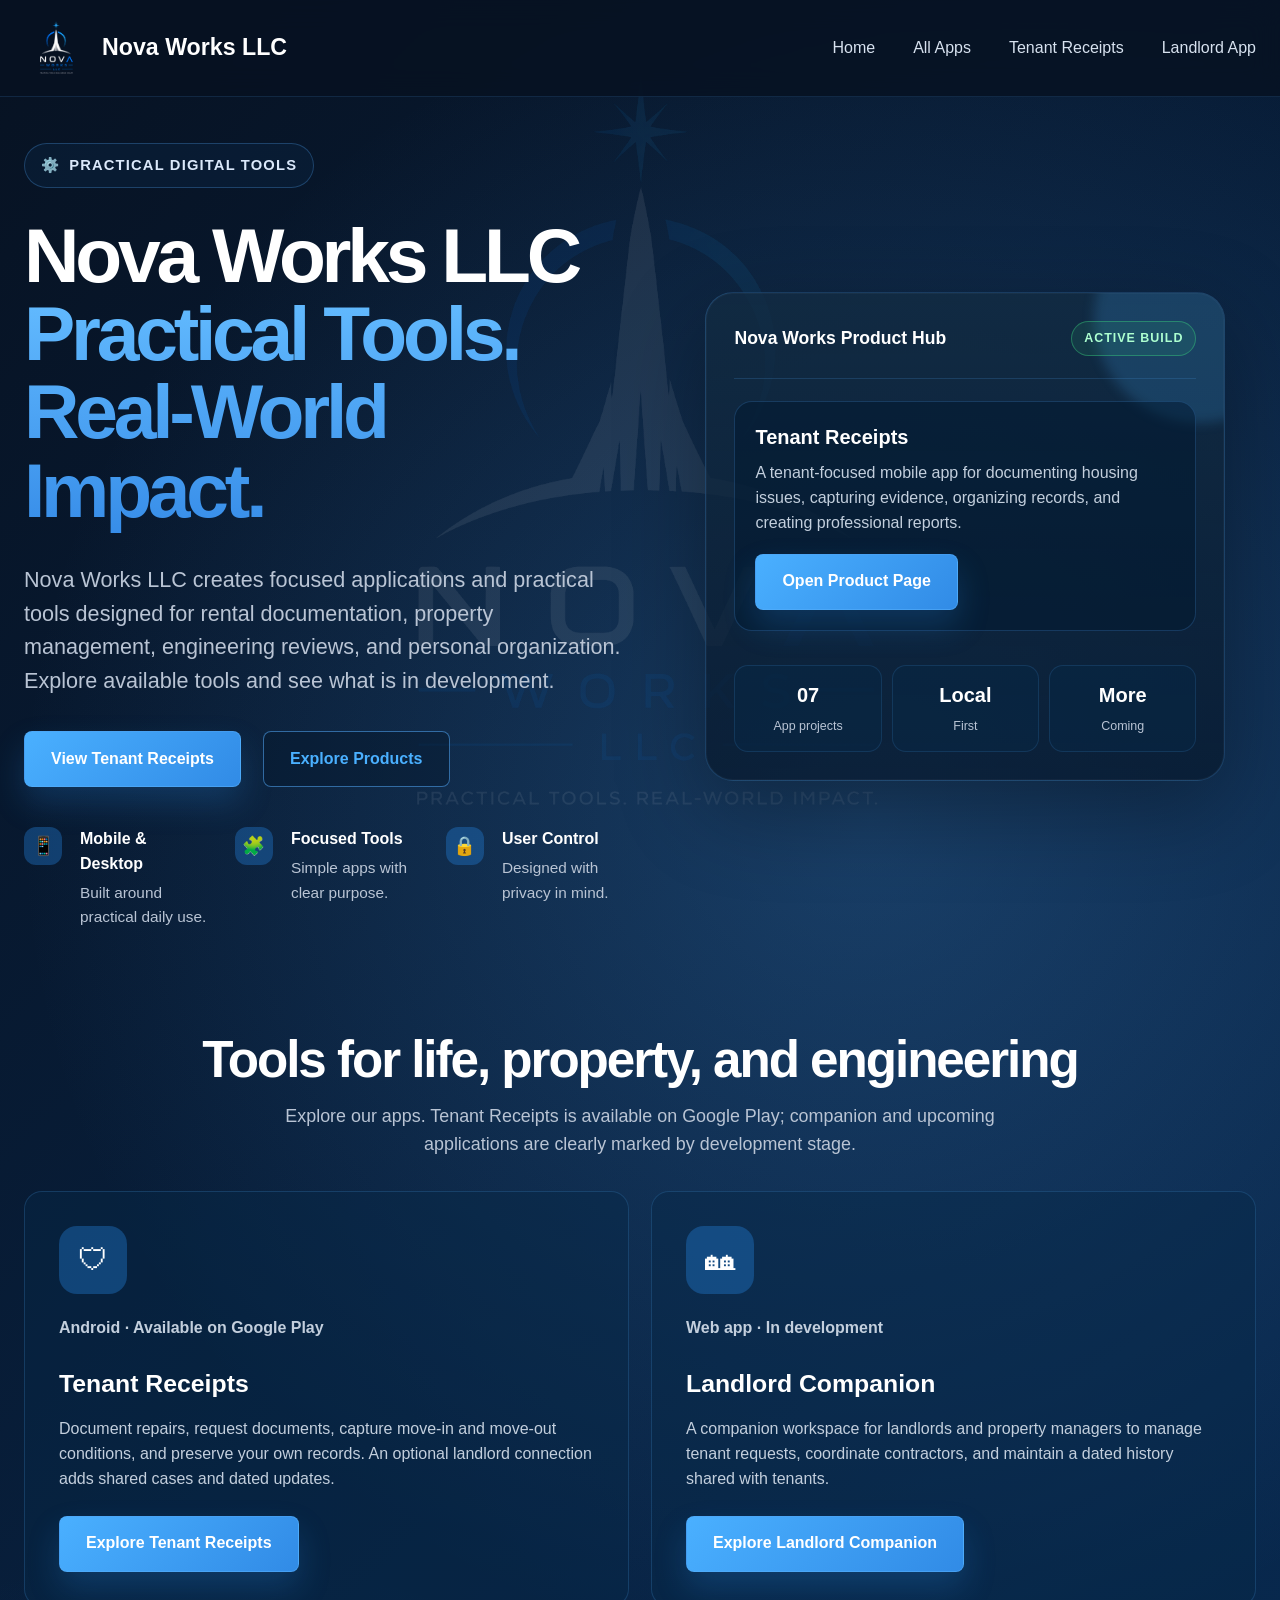
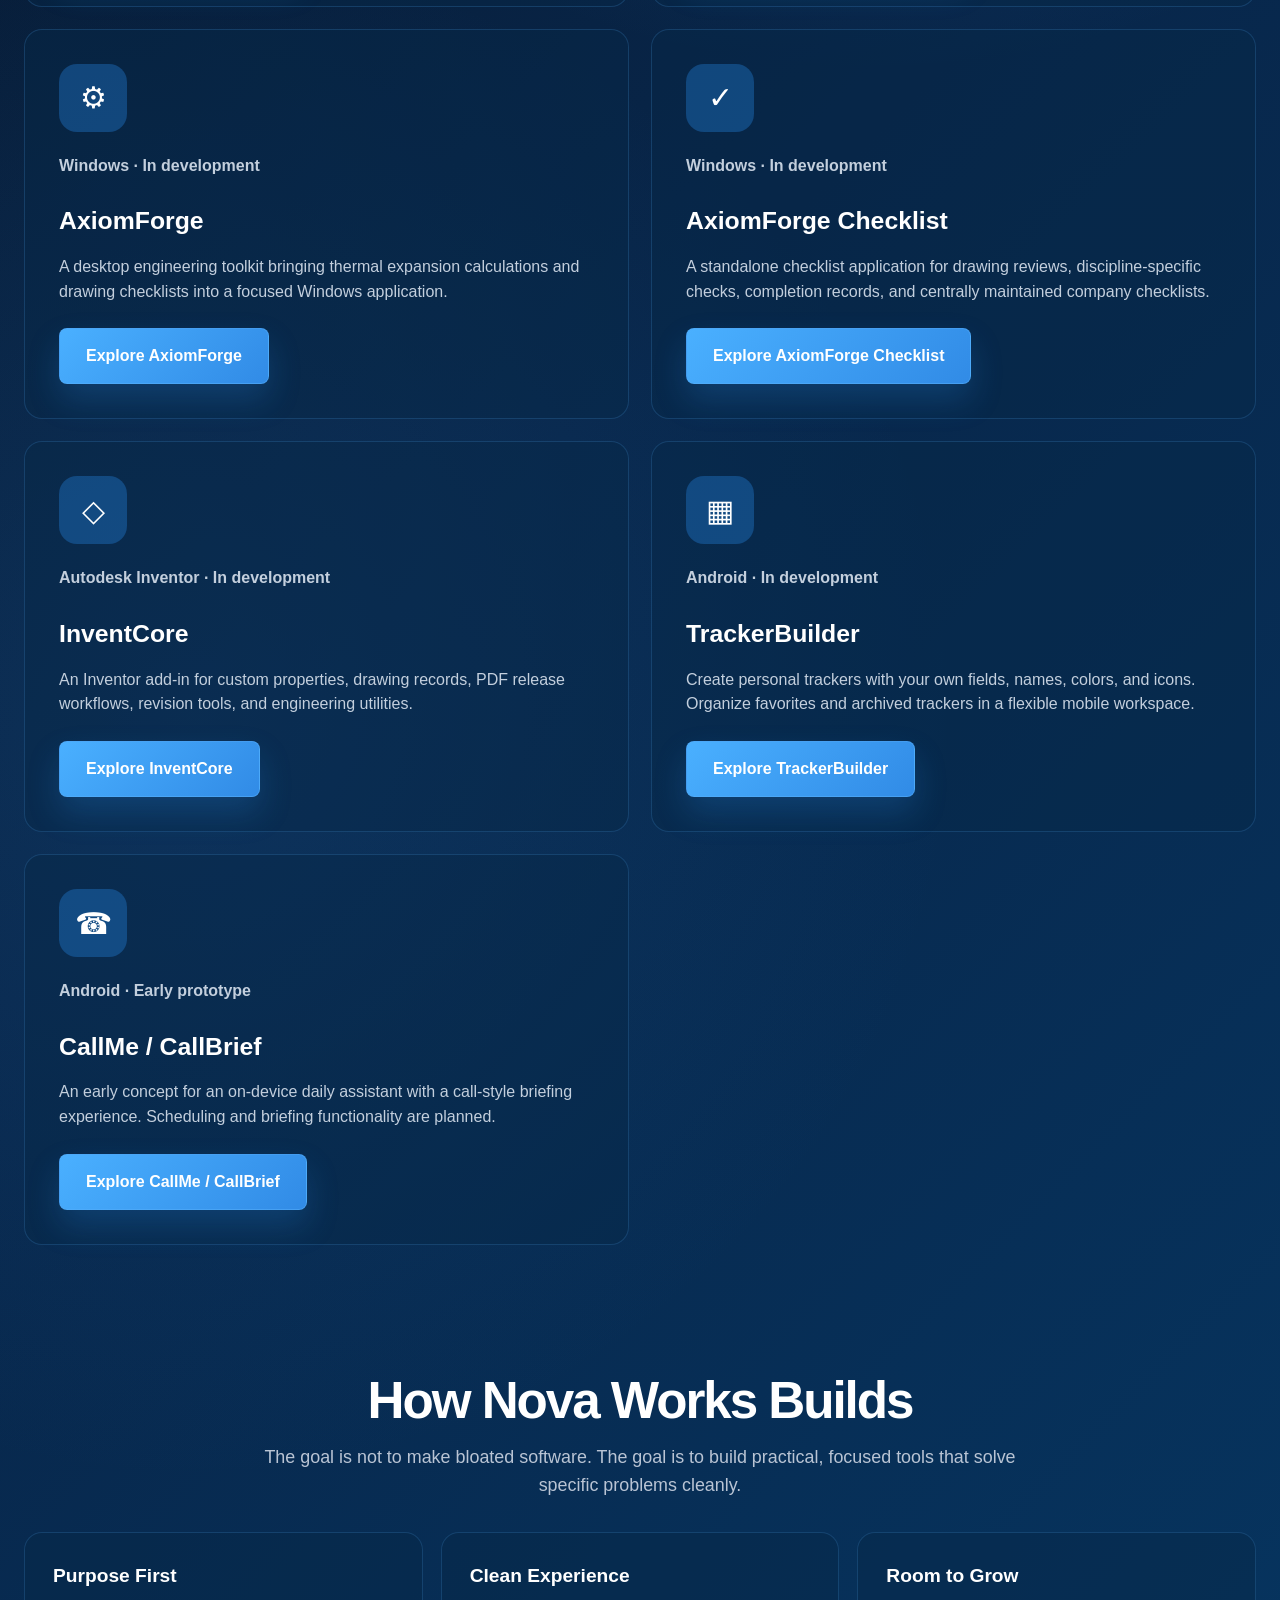
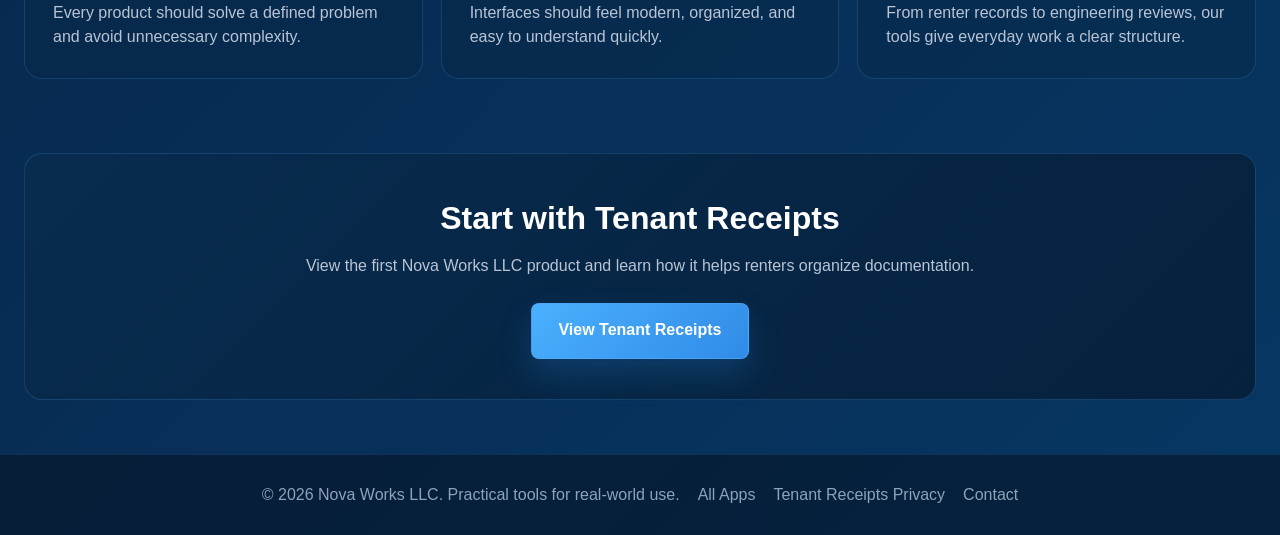
<file: index.html>
<!DOCTYPE html>
<html lang="en">
<head>
  <meta charset="UTF-8" />
  <meta name="viewport" content="width=device-width, initial-scale=1.0" />
  <title>Nova Works LLC | Practical Digital Tools</title>

  <meta name="description" content="Explore Nova Works apps for tenant records, property management, engineering workflows, and personal tracking."><link rel="stylesheet" href="products.css">
</head>

<body>

<header><nav aria-label="Primary navigation"><a class="brand" href="index.html"><img src="Resources/NW_Logo_TRP.png" alt="Nova Works LLC" width="64" height="64"><span>Nova Works LLC</span></a><ul class="nav-links"><li><a href="index.html">Home</a></li><li><a href="index.html#products">All Apps</a></li><li><a href="tenant-receipts.html">Tenant Receipts</a></li><li><a href="landlord-app.html">Landlord App</a></li></ul></nav></header>

<main>

  <section class="hero">
    <div>
      <div class="eyebrow">
        <span>⚙️</span>
        <span>Practical Digital Tools</span>
      </div>

      <h1>
        Nova Works LLC
        <span class="gradient-text">Practical Tools. <br> Real-World Impact.</span>
      </h1>

      <p class="hero-copy">
        Nova Works LLC creates focused applications and practical tools designed
        for rental documentation, property management, engineering reviews, and personal organization. Explore available tools and see what is in development.
      </p>

      <div class="hero-actions">
        <a class="btn btn-primary" href="tenant-receipts.html">View Tenant Receipts</a>
        <a class="btn btn-secondary" href="#products">Explore Products</a>
      </div>

      <div class="trust-row">
        <div class="trust-item">
          <div class="trust-icon">📱</div>
          <div>
            <strong>Mobile &amp; Desktop</strong>
            <span>Built around practical daily use.</span>
          </div>
        </div>

        <div class="trust-item">
          <div class="trust-icon">🧩</div>
          <div>
            <strong>Focused Tools</strong>
            <span>Simple apps with clear purpose.</span>
          </div>
        </div>

        <div class="trust-item">
          <div class="trust-icon">🔒</div>
          <div>
            <strong>User Control</strong>
            <span>Designed with privacy in mind.</span>
          </div>
        </div>
      </div>
    </div>

    <div class="showcase" aria-label="Nova Works product preview">
      <div class="showcase-panel">
        <div class="panel-top">
          <div class="panel-title">Nova Works Product Hub</div>
          <div class="status-pill">Active Build</div>
        </div>

        <div class="product-preview">
          <article class="product-card">
            <h3>Tenant Receipts</h3>
            <p>
              A tenant-focused mobile app for documenting housing issues,
              capturing evidence, organizing records, and creating professional reports.
            </p>
            <a class="btn btn-primary" href="tenant-receipts.html">Open Product Page</a>
          </article>

          <div class="mini-row">
            <div class="mini-stat">
              <strong>07</strong>
              <span>App projects</span>
            </div>
            <div class="mini-stat">
              <strong>Local</strong>
              <span>First</span>
            </div>
            <div class="mini-stat">
              <strong>More</strong>
              <span>Coming</span>
            </div>
          </div>
        </div>
      </div>
    </div>
  </section>

  <section class="section-head" id="products"><h2>Tools for life, property, and engineering</h2><p>Explore our apps. Tenant Receipts is available on Google Play; companion and upcoming applications are clearly marked by development stage.</p></section><section class="product-grid"><article class="app-card"><div class="card-icon" aria-hidden="true">🛡</div><p class="product-status">Android · Available on Google Play</p><h3>Tenant Receipts</h3><p>Document repairs, request documents, capture move-in and move-out conditions, and preserve your own records. An optional landlord connection adds shared cases and dated updates.</p><a class="btn btn-primary" href="tenant-receipts.html">Explore Tenant Receipts</a></article><article class="app-card"><div class="card-icon" aria-hidden="true">🏘</div><p class="product-status">Web app · In development</p><h3>Landlord Companion</h3><p>A companion workspace for landlords and property managers to manage tenant requests, coordinate contractors, and maintain a dated history shared with tenants.</p><a class="btn btn-primary" href="landlord-app.html">Explore Landlord Companion</a></article><article class="app-card"><div class="card-icon" aria-hidden="true">⚙</div><p class="product-status">Windows · In development</p><h3>AxiomForge</h3><p>A desktop engineering toolkit bringing thermal expansion calculations and drawing checklists into a focused Windows application.</p><a class="btn btn-primary" href="axiomforge.html">Explore AxiomForge</a></article><article class="app-card"><div class="card-icon" aria-hidden="true">✓</div><p class="product-status">Windows · In development</p><h3>AxiomForge Checklist</h3><p>A standalone checklist application for drawing reviews, discipline-specific checks, completion records, and centrally maintained company checklists.</p><a class="btn btn-primary" href="axiomforge-checklist.html">Explore AxiomForge Checklist</a></article><article class="app-card"><div class="card-icon" aria-hidden="true">◇</div><p class="product-status">Autodesk Inventor · In development</p><h3>InventCore</h3><p>An Inventor add-in for custom properties, drawing records, PDF release workflows, revision tools, and engineering utilities.</p><a class="btn btn-primary" href="inventcore.html">Explore InventCore</a></article><article class="app-card"><div class="card-icon" aria-hidden="true">▦</div><p class="product-status">Android · In development</p><h3>TrackerBuilder</h3><p>Create personal trackers with your own fields, names, colors, and icons. Organize favorites and archived trackers in a flexible mobile workspace.</p><a class="btn btn-primary" href="trackerbuilder.html">Explore TrackerBuilder</a></article><article class="app-card"><div class="card-icon" aria-hidden="true">☎</div><p class="product-status">Android · Early prototype</p><h3>CallMe / CallBrief</h3><p>An early concept for an on-device daily assistant with a call-style briefing experience. Scheduling and briefing functionality are planned.</p><a class="btn btn-primary" href="callme.html">Explore CallMe / CallBrief</a></article></section><section class="section-head" id="approach">
    <h2>How Nova Works Builds</h2>
    <p>
      The goal is not to make bloated software. The goal is to build practical,
      focused tools that solve specific problems cleanly.
    </p>
  </section>

  <section class="principles-grid">
    <article class="principle-card">
      <h3>Purpose First</h3>
      <p>
        Every product should solve a defined problem and avoid unnecessary complexity.
      </p>
    </article>

    <article class="principle-card">
      <h3>Clean Experience</h3>
      <p>
        Interfaces should feel modern, organized, and easy to understand quickly.
      </p>
    </article>

    <article class="principle-card">
      <h3>Room to Grow</h3>
      <p>
        From renter records to engineering reviews, our tools give everyday work a clear structure.
      </p>
    </article>
  </section>

  <section class="wide-cta">
    <h2>Start with Tenant Receipts</h2>
    <p>
      View the first Nova Works LLC product and learn how it helps renters organize documentation.
    </p>
    <a class="btn btn-primary" href="tenant-receipts.html">View Tenant Receipts</a>
  </section>

</main>

<footer><div class="footer-content"><p>© 2026 Nova Works LLC. Practical tools for real-world use.</p><a href="index.html#products">All Apps</a><a href="privacy-policy.html">Tenant Receipts Privacy</a><a href="mailto:support@nova-worksllc.com">Contact</a></div></footer>

</body>
</html>
</file>
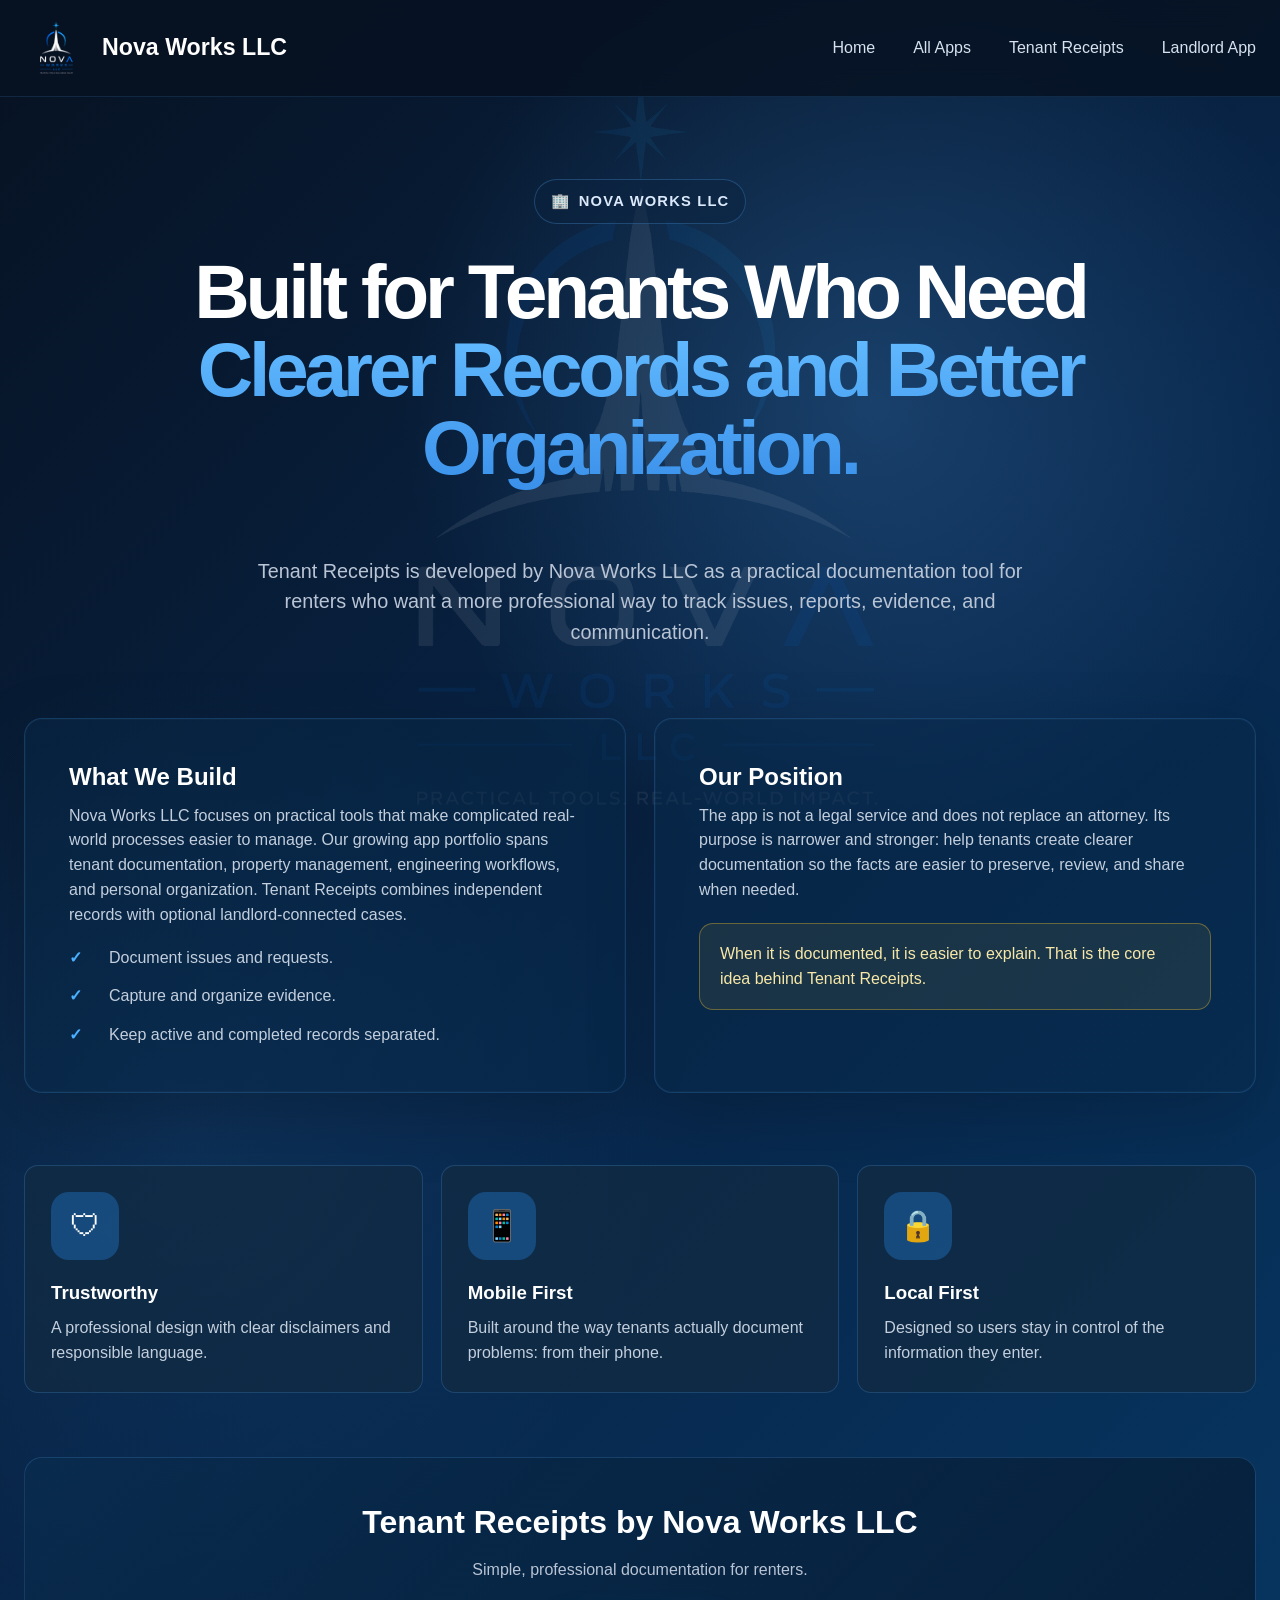
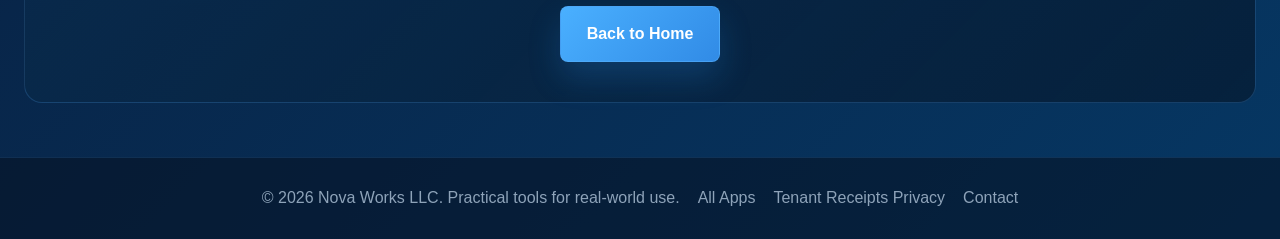
<file: about.html>
<!DOCTYPE html>
<html lang="en">
<head>
  <meta charset="UTF-8" />
  <meta name="viewport" content="width=device-width, initial-scale=1.0" />
  <title>About | Tenant Receipts</title>
  <style>
    :root {
      --bg-deep: #0a1628;
      --bg-main: #0b3159;
      --bg-card: rgba(18, 43, 66, 0.76);
      --bg-card-strong: rgba(10, 35, 62, 0.92);
      --line: rgba(70, 144, 214, 0.34);
      --line-strong: rgba(82, 170, 248, 0.55);
      --blue: #4690d6;
      --blue-bright: #4ab0ff;
      --white: #ffffff;
      --muted: #b9c4d4;
      --soft: #dce9f8;
      --green: #39d17c;
      --gold: #ffc928;
    }

    * { margin: 0; padding: 0; box-sizing: border-box; }

    body {
      min-height: 100vh;
      font-family: -apple-system, BlinkMacSystemFont, "Segoe UI", Roboto, Oxygen, Ubuntu, Cantarell, sans-serif;
      color: var(--soft);
      background:
        radial-gradient(circle at 68% 22%, rgba(70,144,214,.28), transparent 28%),
        radial-gradient(circle at 15% 62%, rgba(42,122,194,.15), transparent 30%),
        linear-gradient(135deg, #071222 0%, #08264a 52%, #063763 100%);
      line-height: 1.55;
      overflow-x: hidden;
    }

    a { color: inherit; text-decoration: none; }

    header {
      position: sticky;
      top: 0;
      z-index: 10;
      background: rgba(7, 18, 34, .82);
      border-bottom: 1px solid rgba(70, 144, 214, .18);
      backdrop-filter: blur(14px);
    }

    nav {
      width: min(1440px, calc(100% - 48px));
      margin: 0 auto;
      height: 96px;
      display: flex;
      align-items: center;
      justify-content: space-between;
      gap: 32px;
    }

    .brand {
      display: flex;
      align-items: center;
      gap: 14px;
      font-weight: 800;
      font-size: 1.45rem;
      color: var(--white);
      white-space: nowrap;
    }

    .brand svg { width: 48px; height: 48px; }

    .nav-links {
      display: flex;
      align-items: center;
      justify-content: center;
      gap: clamp(18px, 3vw, 38px);
      list-style: none;
      color: #d7e2ef;
      font-weight: 500;
    }

    .nav-links a {
      padding: 34px 0 21px;
      border-bottom: 2px solid transparent;
      transition: .2s ease;
    }

    .nav-links a:hover,
    .nav-links a.active {
      color: var(--blue-bright);
      border-bottom-color: var(--blue-bright);
    }

    .btn {
      display: inline-flex;
      align-items: center;
      justify-content: center;
      gap: 10px;
      min-height: 56px;
      padding: 0 26px;
      border-radius: 8px;
      border: 1px solid var(--line-strong);
      font-weight: 750;
      transition: .2s ease;
      cursor: pointer;
    }

    .btn-primary {
      color: var(--white);
      background: linear-gradient(135deg, #4ab0ff, #318be6);
      box-shadow: 0 16px 32px rgba(42, 140, 231, .22);
    }

    .btn-secondary {
      color: var(--blue-bright);
      background: rgba(6, 24, 44, .44);
    }

    .btn:hover { transform: translateY(-2px); filter: brightness(1.05); }

    main {
      width: min(1440px, calc(100% - 48px));
      margin: 0 auto;
    }

    .hero {
      min-height: 650px;
      display: grid;
      grid-template-columns: 1.02fr .98fr;
      gap: 46px;
      align-items: center;
      padding: 46px 0 34px;
    }

    .eyebrow {
      width: fit-content;
      display: inline-flex;
      align-items: center;
      gap: 9px;
      border: 1px solid var(--line);
      background: rgba(10, 35, 62, .5);
      color: #dbe9fb;
      padding: 10px 16px;
      border-radius: 999px;
      letter-spacing: .08em;
      text-transform: uppercase;
      font-weight: 750;
      font-size: .92rem;
      margin-bottom: 28px;
    }

    h1 {
      color: var(--white);
      font-size: clamp(3rem, 6vw, 5.15rem);
      line-height: 1.02;
      letter-spacing: -.055em;
      margin-bottom: 24px;
    }

    .gradient-text {
      display: block;
      background: linear-gradient(180deg, #63bbff 0%, #368ce8 100%);
      background-clip: text;
      -webkit-background-clip: text;
      color: transparent;
    }

    .hero-copy {
      max-width: 620px;
      color: var(--muted);
      font-size: clamp(1.1rem, 1.8vw, 1.35rem);
      margin-bottom: 34px;
    }

    .hero-actions {
      display: flex;
      flex-wrap: wrap;
      gap: 22px;
      margin-bottom: 40px;
    }

    .trust-row {
      display: grid;
      grid-template-columns: repeat(3, minmax(0, 1fr));
      gap: 28px;
      max-width: 650px;
    }

    .trust-item {
      display: grid;
      grid-template-columns: 42px 1fr;
      gap: 14px;
      align-items: start;
    }

    .trust-item svg { width: 38px; height: 38px; color: var(--blue-bright); }
    .trust-item strong { display: block; color: var(--white); margin-bottom: 4px; }
    .trust-item span { color: var(--muted); font-size: .96rem; }

    .mockups {
      position: relative;
      min-height: 560px;
      display: flex;
      justify-content: center;
      align-items: center;
    }

    .phone {
      position: relative;
      width: 315px;
      min-height: 620px;
      border: 8px solid #12151b;
      border-radius: 43px;
      background: linear-gradient(180deg, #072949 0%, #061d37 100%);
      box-shadow: 0 24px 80px rgba(0, 0, 0, .45), inset 0 0 0 1px rgba(255,255,255,.15);
      overflow: hidden;
    }

    .phone.large { transform: translateX(-22px); z-index: 2; }
    .phone.small { width: 275px; min-height: 565px; transform: translateX(-54px) translateY(34px); z-index: 1; }

    .notch {
      position: absolute;
      top: 12px;
      left: 50%;
      transform: translateX(-50%);
      width: 110px;
      height: 27px;
      border-radius: 0 0 18px 18px;
      background: #070b12;
      z-index: 2;
    }

    .screen { padding: 56px 24px 24px; }
    .phone.small .screen { padding: 54px 18px 20px; }

    .status { position: absolute; top: 18px; left: 24px; color: #fff; font-size: .8rem; font-weight: 700; }
    .mini-icons { position: absolute; top: 18px; right: 24px; color: #fff; font-size: .78rem; opacity: .9; }

    .app-top {
      display: flex;
      justify-content: space-between;
      align-items: center;
      padding-bottom: 16px;
      border-bottom: 1px solid rgba(70,144,214,.22);
      margin-bottom: 16px;
      color: var(--white);
      font-weight: 800;
      font-size: .9rem;
    }

    .app-card {
      border: 1px solid rgba(70,144,214,.26);
      border-radius: 22px;
      padding: 18px 14px;
      background: rgba(2, 24, 46, .58);
      box-shadow: inset 0 0 0 1px rgba(255,255,255,.025);
    }

    .app-title {
      color: var(--white);
      text-align: center;
      line-height: 1.35;
      font-size: 1rem;
      margin: 4px 0 15px;
      font-weight: 800;
    }

    .app-button {
      min-height: 48px;
      border-radius: 8px;
      border: 1px solid rgba(86, 162, 229, .44);
      background: rgba(20, 45, 67, .86);
      display: flex;
      align-items: center;
      gap: 14px;
      padding: 0 14px;
      color: var(--white);
      font-size: .82rem;
      font-weight: 800;
      margin-bottom: 10px;
    }

    .phone.small .app-button { min-height: 50px; font-size: .77rem; }
    .app-button .icon { width: 28px; text-align: center; font-size: 1.2rem; color: #fff; }
    .warning .icon { color: var(--gold); }
    .completed .icon { color: var(--green); }

    .disclaimer {
      color: #aab8ca;
      text-align: center;
      font-size: .66rem;
      line-height: 1.3;
      margin: 17px auto 20px;
      max-width: 235px;
    }

    .phone-line { height: 1px; background: rgba(220,233,248,.55); margin: 0 10px; }
    .home-indicator { position: absolute; bottom: 12px; left: 50%; transform: translateX(-50%); width: 94px; height: 4px; border-radius: 999px; background: rgba(220,233,248,.58); }

    .feature-grid {
      display: grid;
      grid-template-columns: repeat(4, minmax(0, 1fr));
      gap: 16px;
      padding: 10px 0 26px;
    }

    .feature-card {
      min-height: 168px;
      border: 1px solid rgba(70, 144, 214, .24);
      background: rgba(8, 40, 72, .45);
      border-radius: 12px;
      padding: 28px 24px;
      transition: .2s ease;
    }

    .feature-card:hover {
      transform: translateY(-4px);
      border-color: rgba(74, 176, 255, .52);
      background: rgba(12, 53, 92, .6);
    }

    .feature-card .round-icon {
      width: 64px;
      height: 64px;
      border-radius: 50%;
      display: grid;
      place-items: center;
      background: rgba(38, 132, 221, .42);
      color: #fff;
      font-size: 1.7rem;
      margin-bottom: 18px;
    }

    .feature-card h3 { color: var(--white); font-size: 1.05rem; margin-bottom: 8px; }
    .feature-card p { color: #c3cfdd; font-size: .95rem; }

    .tagline {
      display: flex;
      align-items: center;
      justify-content: center;
      gap: 10px;
      color: #c8d4e3;
      font-size: 1.15rem;
      padding: 8px 0 42px;
    }

    footer {
        border-top: 1px solid rgba(70, 144, 214, .18);
        text-align: center;
        padding: 28px 18px;
        color: #8ea3b9;
        background: rgba(7, 18, 34, .55);
        }
            
            .footer-content {
        display: flex;
        justify-content: center;
        align-items: center;
        gap: 18px;
        flex-wrap: wrap;
    }

    .footer-social-icon {
        width: 34px ;
        height: 34px ;
        max-width: 34px ;
        max-height: 34px ;
        min-width: 34px ;
        min-height: 34px ;
        object-fit: contain;
        display: block;
        transition: transform 0.25s ease,
                    opacity 0.25s ease;
    }

    .footer-social-icon:hover {
        transform: scale(1.1);
        opacity: 0.85;
    }

    .social-link {
        display: inline-flex;
        width: 34px;
        height: 34px;
        overflow: hidden;
        align-items: center;
        justify-content: center;
    }
    @media (max-width: 1120px) {
      .nav-links { display: none; }
      .hero { grid-template-columns: 1fr; }
      .mockups { min-height: 520px; justify-content: flex-start; padding-left: 22px; }
      .feature-grid { grid-template-columns: repeat(2, minmax(0, 1fr)); }
    }

    @media (max-width: 720px) {
      nav, main { width: min(100% - 28px, 1440px); }
      nav { height: 78px; }
      .brand { font-size: 1.1rem; }
      .brand svg { width: 40px; height: 40px; }
      .nav-cta { display: none; }
      .hero { padding-top: 32px; }
      .trust-row { grid-template-columns: 1fr; }
      .mockups { min-height: auto; padding-left: 0; justify-content: center; }
      .phone.large { transform: none; width: min(315px, 92vw); }
      .phone.small { display: none; }
      .feature-grid { grid-template-columns: 1fr; }
      .tagline { font-size: .98rem; text-align: center; }
    }
  

    .page-hero {
      padding: 82px 0 42px;
      text-align: center;
    }

    .page-hero h1 {
      max-width: 980px;
      margin-left: auto;
      margin-right: auto;
    }

    .page-copy {
      max-width: 790px;
      margin: 0 auto;
      color: var(--muted);
      font-size: clamp(1.08rem, 1.55vw, 1.28rem);
    }

    .section-panel {
      border: 1px solid rgba(70, 144, 214, .24);
      background: rgba(8, 40, 72, .45);
      border-radius: 18px;
      padding: clamp(24px, 4vw, 44px);
      margin: 28px 0;
      box-shadow: 0 22px 70px rgba(0,0,0,.18), inset 0 0 0 1px rgba(255,255,255,.025);
    }

    .split-grid {
      display: grid;
      grid-template-columns: 1fr 1fr;
      gap: 28px;
      align-items: stretch;
      padding-bottom: 44px;
    }

    .content-grid {
      display: grid;
      grid-template-columns: repeat(3, minmax(0, 1fr));
      gap: 18px;
      padding-bottom: 44px;
    }

    .info-card, .step-card, .resource-card {
      border: 1px solid rgba(70, 144, 214, .28);
      background: rgba(18, 43, 66, .76);
      border-radius: 14px;
      padding: 26px;
      transition: .2s ease;
    }

    .info-card:hover, .step-card:hover, .resource-card:hover {
      transform: translateY(-3px);
      border-color: rgba(74, 176, 255, .55);
      background: rgba(18, 55, 88, .78);
    }

    .card-icon {
      width: 58px;
      height: 58px;
      border-radius: 16px;
      display: grid;
      place-items: center;
      background: rgba(38, 132, 221, .36);
      color: var(--white);
      font-size: 1.65rem;
      margin-bottom: 18px;
    }

    .step-number {
      width: 46px;
      height: 46px;
      border-radius: 50%;
      display: grid;
      place-items: center;
      color: var(--white);
      background: linear-gradient(135deg, #4ab0ff, #318be6);
      font-weight: 900;
      margin-bottom: 18px;
    }

    .info-card h2, .info-card h3, .step-card h3, .resource-card h3, .section-panel h2 {
      color: var(--white);
      margin-bottom: 12px;
      line-height: 1.2;
    }

    .info-card p, .step-card p, .resource-card p, .section-panel p, .section-panel li {
      color: #c3cfdd;
    }

    .clean-list {
      list-style: none;
      display: grid;
      gap: 14px;
      margin-top: 18px;
    }

    .clean-list li {
      display: grid;
      grid-template-columns: 28px 1fr;
      gap: 12px;
      align-items: start;
    }

    .check { color: var(--blue-bright); font-weight: 900; }

    .notice-box {
      border: 1px solid rgba(255, 201, 40, .35);
      background: rgba(255, 201, 40, .08);
      color: #f8e8a8;
      border-radius: 14px;
      padding: 18px 20px;
      margin-top: 20px;
    }

    .wide-cta {
      margin: 20px 0 54px;
      text-align: center;
      border: 1px solid rgba(70,144,214,.26);
      border-radius: 18px;
      padding: 36px 24px;
      background: linear-gradient(135deg, rgba(9,44,78,.75), rgba(6,24,44,.68));
    }

    .wide-cta h2 { color: var(--white); margin-bottom: 10px; }
    .wide-cta p { color: var(--muted); margin-bottom: 24px; }

    @media (max-width: 980px) {
      .split-grid, .content-grid { grid-template-columns: 1fr; }
      .page-hero { padding-top: 52px; }
    }
    .coming-soon-btn {
    flex-direction: column;
    gap: 2px;
    min-height: 64px;
    line-height: 1.1;
}

.coming-soon-btn small {
    font-size: 0.72rem;
    opacity: 0.85;
    font-weight: 600;
    letter-spacing: 0.08em;
    text-transform: uppercase;
}
</style>
<link rel="stylesheet" href="products.css">
</head>
<body>
  <header><nav aria-label="Primary navigation"><a class="brand" href="index.html"><img src="Resources/NW_Logo_TRP.png" alt="Nova Works LLC" width="64" height="64"><span>Nova Works LLC</span></a><ul class="nav-links"><li><a href="index.html">Home</a></li><li><a href="index.html#products">All Apps</a></li><li><a href="tenant-receipts.html">Tenant Receipts</a></li><li><a href="landlord-app.html">Landlord App</a></li></ul></nav></header>

  <main>
    <section class="page-hero">
      <div class="eyebrow"><span>🏢</span><span>Nova Works LLC</span></div>
      <h1>Built for Tenants Who Need <span class="gradient-text"; style="padding-bottom: 20px;">Clearer Records and Better Organization.</span></h1><br>
      <p class="page-copy">Tenant Receipts is developed by Nova Works LLC as a practical documentation tool for renters who want a more professional way to track issues, reports, evidence, and communication.</p>
    </section>

    <section class="split-grid">
      <article class="section-panel"><h2>What We Build</h2><p>Nova Works LLC focuses on practical tools that make complicated real-world processes easier to manage. Our growing app portfolio spans tenant documentation, property management, engineering workflows, and personal organization. Tenant Receipts combines independent records with optional landlord-connected cases.</p><ul class="clean-list"><li><span class="check">✓</span><span>Document issues and requests.</span></li><li><span class="check">✓</span><span>Capture and organize evidence.</span></li><li><span class="check">✓</span><span>Keep active and completed records separated.</span></li></ul></article>
      <article class="section-panel"><h2>Our Position</h2><p>The app is not a legal service and does not replace an attorney. Its purpose is narrower and stronger: help tenants create clearer documentation so the facts are easier to preserve, review, and share when needed.</p><div class="notice-box">When it is documented, it is easier to explain. That is the core idea behind Tenant Receipts.</div></article>
    </section>

    <section class="content-grid">
      <article class="info-card"><div class="card-icon">🛡</div><h3>Trustworthy</h3><p>A professional design with clear disclaimers and responsible language.</p></article>
      <article class="info-card"><div class="card-icon">📱</div><h3>Mobile First</h3><p>Built around the way tenants actually document problems: from their phone.</p></article>
      <article class="info-card"><div class="card-icon">🔒</div><h3>Local First</h3><p>Designed so users stay in control of the information they enter.</p></article>
    </section>

    <section class="wide-cta"><h2>Tenant Receipts by Nova Works LLC</h2><p>Simple, professional documentation for renters.</p><a class="btn btn-primary" href="index.html">Back to Home</a></section>
  </main>

  <footer><div class="footer-content"><p>© 2026 Nova Works LLC. Practical tools for real-world use.</p><a href="index.html#products">All Apps</a><a href="privacy-policy.html">Tenant Receipts Privacy</a><a href="mailto:support@nova-worksllc.com">Contact</a></div></footer>
</body>
</html>
</file>
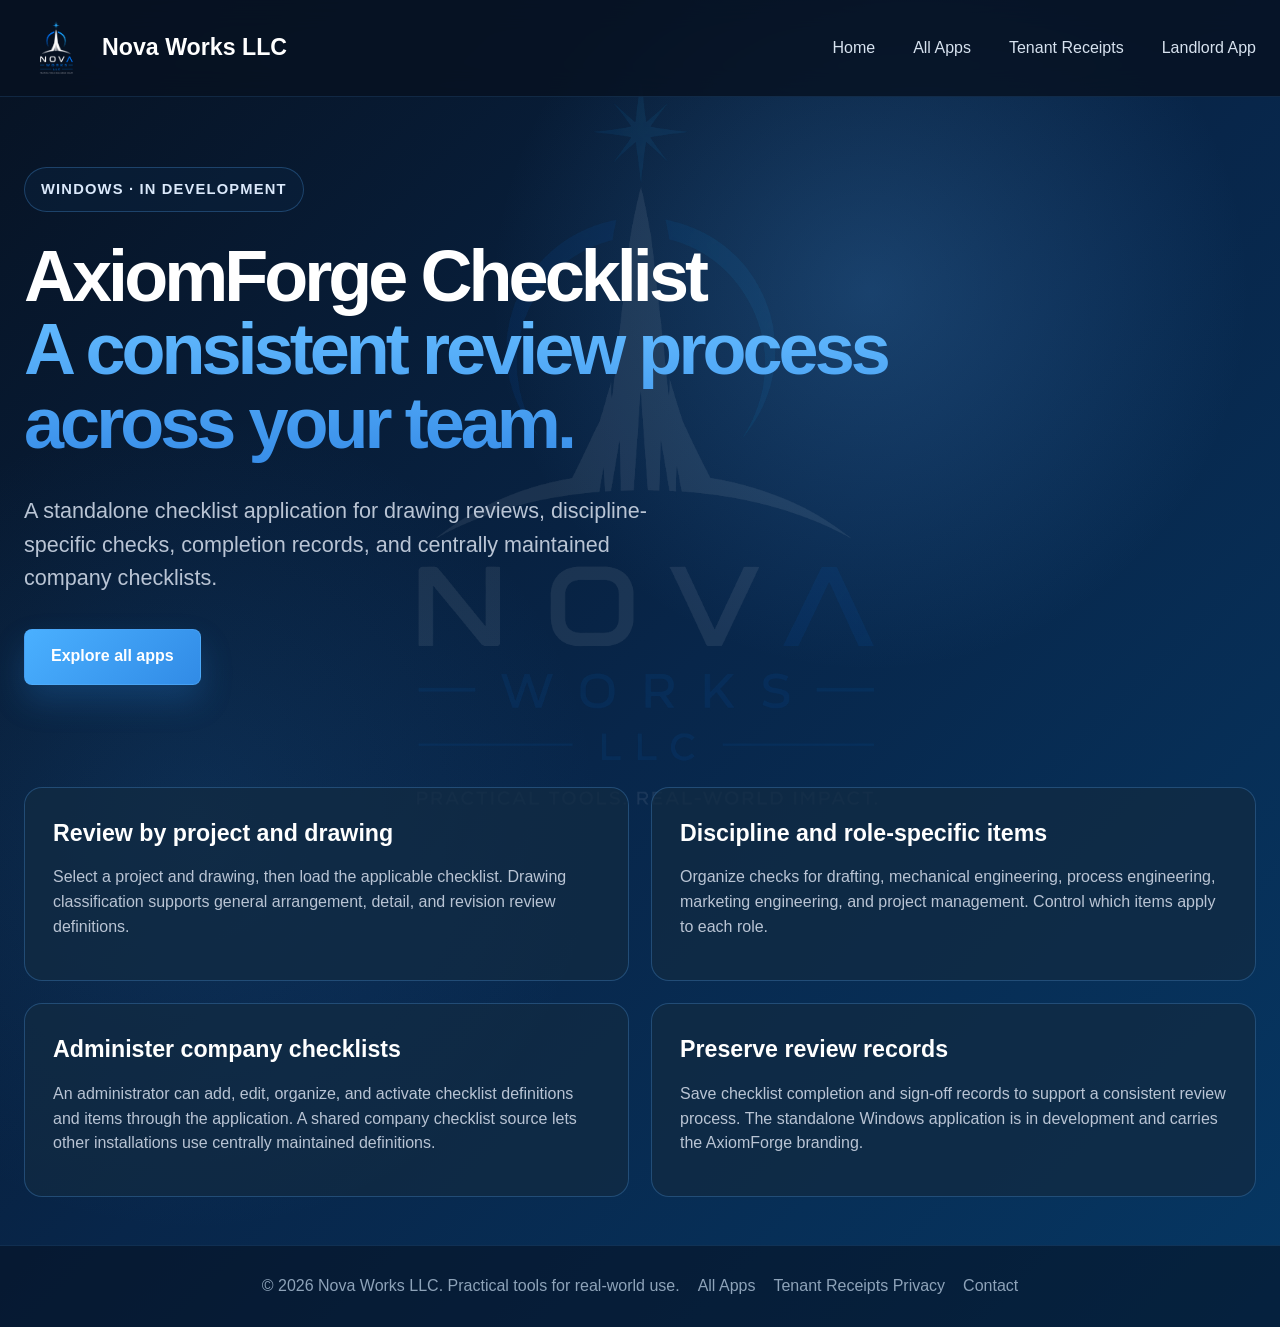
<file: axiomforge-checklist.html>
<!DOCTYPE html>
<html lang="en"><head><meta charset="UTF-8"><meta name="viewport" content="width=device-width, initial-scale=1"><title>AxiomForge Checklist | Nova Works LLC</title><meta name="description" content="A standalone checklist application for drawing reviews, discipline-specific checks, completion records, and centrally maintained company checklists."><link rel="stylesheet" href="products.css"></head><body><header><nav aria-label="Primary navigation"><a class="brand" href="index.html"><img src="Resources/NW_Logo_TRP.png" alt="Nova Works LLC" width="64" height="64"><span>Nova Works LLC</span></a><ul class="nav-links"><li><a href="index.html">Home</a></li><li><a href="index.html#products">All Apps</a></li><li><a href="tenant-receipts.html">Tenant Receipts</a></li><li><a href="landlord-app.html">Landlord App</a></li></ul></nav></header><main><section class="detail-hero"><div class="eyebrow">Windows · In development</div><h1>AxiomForge Checklist<span class="gradient-text">A consistent review process across your team.</span></h1><p class="hero-copy">A standalone checklist application for drawing reviews, discipline-specific checks, completion records, and centrally maintained company checklists.</p><div class="hero-actions"><a class="btn btn-primary" href="index.html#products">Explore all apps</a></div></section><section class="detail-grid"><article class="detail-card"><h2>Review by project and drawing</h2><p>Select a project and drawing, then load the applicable checklist. Drawing classification supports general arrangement, detail, and revision review definitions.</p></article><article class="detail-card"><h2>Discipline and role-specific items</h2><p>Organize checks for drafting, mechanical engineering, process engineering, marketing engineering, and project management. Control which items apply to each role.</p></article><article class="detail-card"><h2>Administer company checklists</h2><p>An administrator can add, edit, organize, and activate checklist definitions and items through the application. A shared company checklist source lets other installations use centrally maintained definitions.</p></article><article class="detail-card"><h2>Preserve review records</h2><p>Save checklist completion and sign-off records to support a consistent review process. The standalone Windows application is in development and carries the AxiomForge branding.</p></article></section></main><footer><div class="footer-content"><p>© 2026 Nova Works LLC. Practical tools for real-world use.</p><a href="index.html#products">All Apps</a><a href="privacy-policy.html">Tenant Receipts Privacy</a><a href="mailto:support@nova-worksllc.com">Contact</a></div></footer></body></html>
</file>
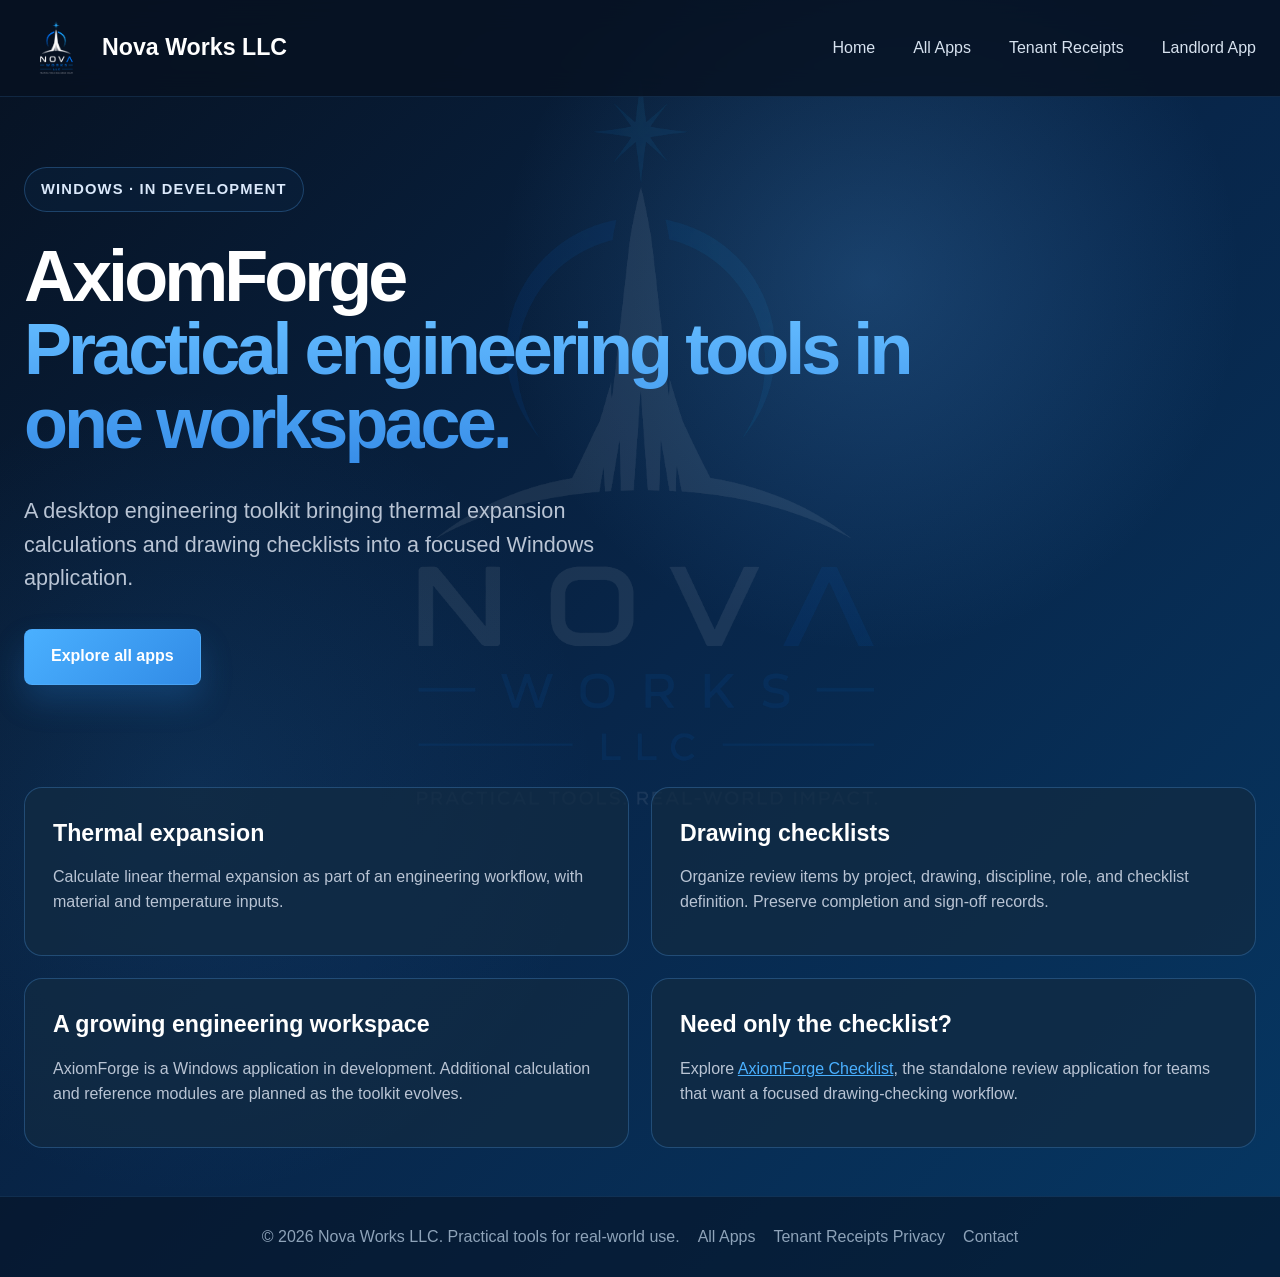
<file: axiomforge.html>
<!DOCTYPE html>
<html lang="en"><head><meta charset="UTF-8"><meta name="viewport" content="width=device-width, initial-scale=1"><title>AxiomForge | Nova Works LLC</title><meta name="description" content="A desktop engineering toolkit bringing thermal expansion calculations and drawing checklists into a focused Windows application."><link rel="stylesheet" href="products.css"></head><body><header><nav aria-label="Primary navigation"><a class="brand" href="index.html"><img src="Resources/NW_Logo_TRP.png" alt="Nova Works LLC" width="64" height="64"><span>Nova Works LLC</span></a><ul class="nav-links"><li><a href="index.html">Home</a></li><li><a href="index.html#products">All Apps</a></li><li><a href="tenant-receipts.html">Tenant Receipts</a></li><li><a href="landlord-app.html">Landlord App</a></li></ul></nav></header><main><section class="detail-hero"><div class="eyebrow">Windows · In development</div><h1>AxiomForge<span class="gradient-text">Practical engineering tools in one workspace.</span></h1><p class="hero-copy">A desktop engineering toolkit bringing thermal expansion calculations and drawing checklists into a focused Windows application.</p><div class="hero-actions"><a class="btn btn-primary" href="index.html#products">Explore all apps</a></div></section><section class="detail-grid"><article class="detail-card"><h2>Thermal expansion</h2><p>Calculate linear thermal expansion as part of an engineering workflow, with material and temperature inputs.</p></article><article class="detail-card"><h2>Drawing checklists</h2><p>Organize review items by project, drawing, discipline, role, and checklist definition. Preserve completion and sign-off records.</p></article><article class="detail-card"><h2>A growing engineering workspace</h2><p>AxiomForge is a Windows application in development. Additional calculation and reference modules are planned as the toolkit evolves.</p></article><article class="detail-card"><h2>Need only the checklist?</h2><p>Explore <a href="axiomforge-checklist.html">AxiomForge Checklist</a>, the standalone review application for teams that want a focused drawing-checking workflow.</p></article></section></main><footer><div class="footer-content"><p>© 2026 Nova Works LLC. Practical tools for real-world use.</p><a href="index.html#products">All Apps</a><a href="privacy-policy.html">Tenant Receipts Privacy</a><a href="mailto:support@nova-worksllc.com">Contact</a></div></footer></body></html>
</file>
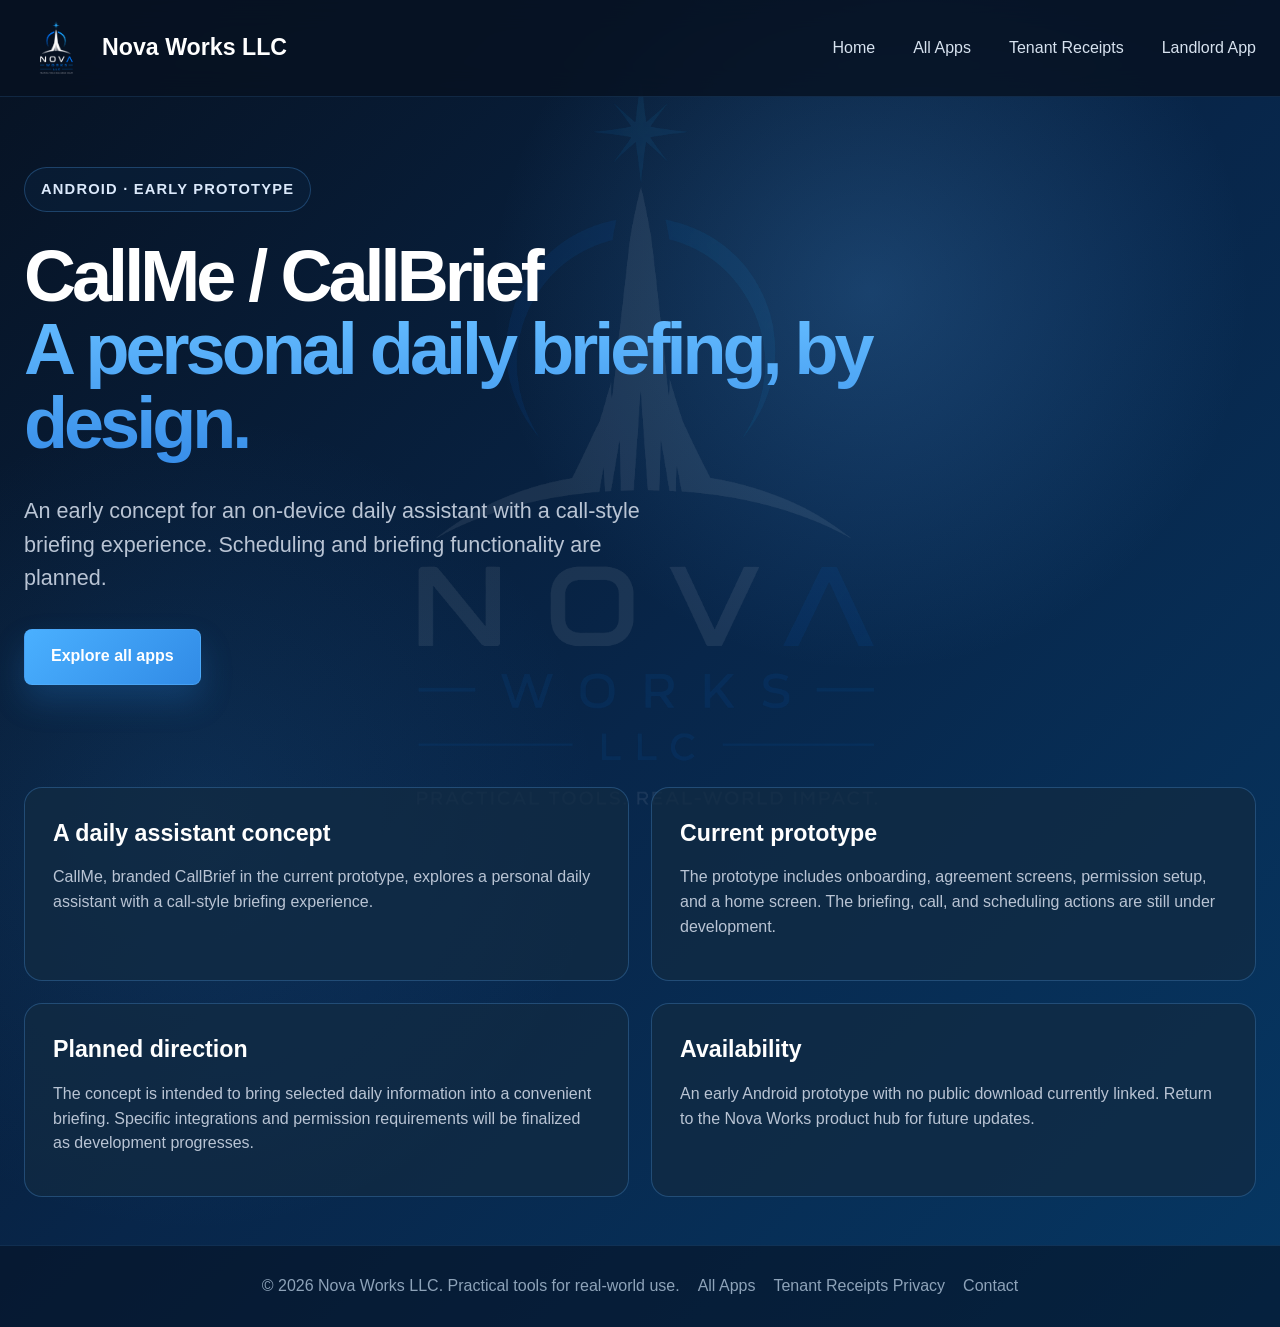
<file: callme.html>
<!DOCTYPE html>
<html lang="en"><head><meta charset="UTF-8"><meta name="viewport" content="width=device-width, initial-scale=1"><title>CallMe / CallBrief | Nova Works LLC</title><meta name="description" content="An early concept for an on-device daily assistant with a call-style briefing experience. Scheduling and briefing functionality are planned."><link rel="stylesheet" href="products.css"></head><body><header><nav aria-label="Primary navigation"><a class="brand" href="index.html"><img src="Resources/NW_Logo_TRP.png" alt="Nova Works LLC" width="64" height="64"><span>Nova Works LLC</span></a><ul class="nav-links"><li><a href="index.html">Home</a></li><li><a href="index.html#products">All Apps</a></li><li><a href="tenant-receipts.html">Tenant Receipts</a></li><li><a href="landlord-app.html">Landlord App</a></li></ul></nav></header><main><section class="detail-hero"><div class="eyebrow">Android · Early prototype</div><h1>CallMe / CallBrief<span class="gradient-text">A personal daily briefing, by design.</span></h1><p class="hero-copy">An early concept for an on-device daily assistant with a call-style briefing experience. Scheduling and briefing functionality are planned.</p><div class="hero-actions"><a class="btn btn-primary" href="index.html#products">Explore all apps</a></div></section><section class="detail-grid"><article class="detail-card"><h2>A daily assistant concept</h2><p>CallMe, branded CallBrief in the current prototype, explores a personal daily assistant with a call-style briefing experience.</p></article><article class="detail-card"><h2>Current prototype</h2><p>The prototype includes onboarding, agreement screens, permission setup, and a home screen. The briefing, call, and scheduling actions are still under development.</p></article><article class="detail-card"><h2>Planned direction</h2><p>The concept is intended to bring selected daily information into a convenient briefing. Specific integrations and permission requirements will be finalized as development progresses.</p></article><article class="detail-card"><h2>Availability</h2><p>An early Android prototype with no public download currently linked. Return to the Nova Works product hub for future updates.</p></article></section></main><footer><div class="footer-content"><p>© 2026 Nova Works LLC. Practical tools for real-world use.</p><a href="index.html#products">All Apps</a><a href="privacy-policy.html">Tenant Receipts Privacy</a><a href="mailto:support@nova-worksllc.com">Contact</a></div></footer></body></html>
</file>
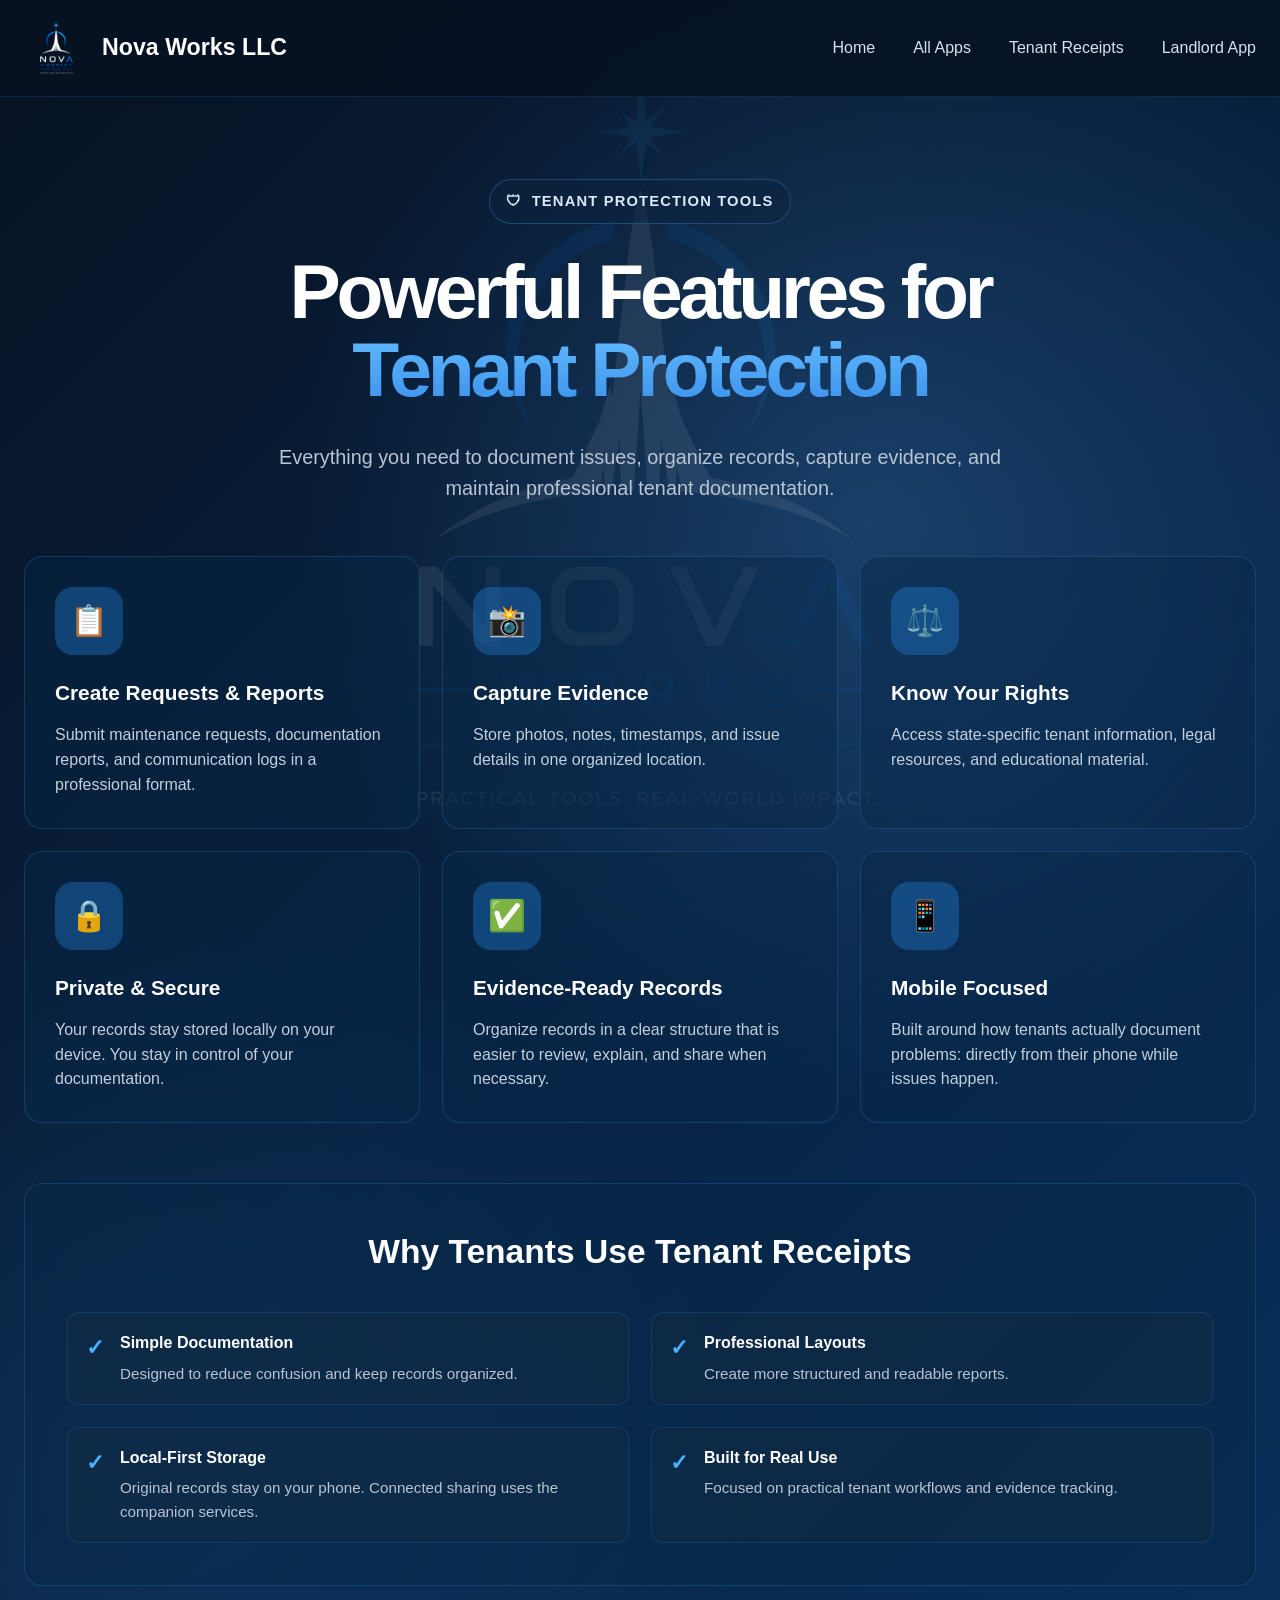
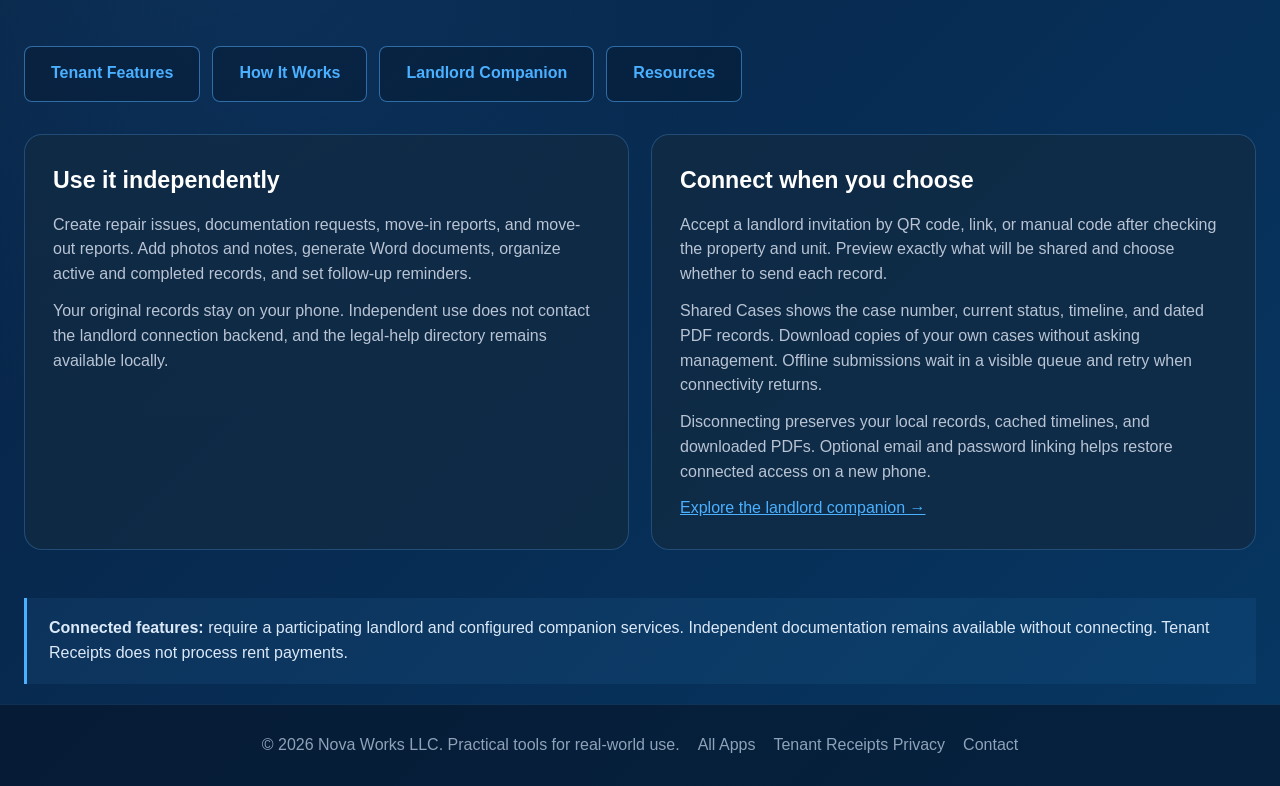
<file: features.html>
<!DOCTYPE html>
<html lang="en">
<head>
  <meta charset="UTF-8" />
  <meta name="viewport" content="width=device-width, initial-scale=1.0" />
  <title>Features | Tenant Receipts</title>

  <style>
    :root {
      --bg-deep: #0a1628;
      --bg-main: #0b3159;
      --bg-card: rgba(18, 43, 66, 0.76);
      --bg-card-strong: rgba(10, 35, 62, 0.92);
      --line: rgba(70, 144, 214, 0.34);
      --line-strong: rgba(82, 170, 248, 0.55);
      --blue: #4690d6;
      --blue-bright: #4ab0ff;
      --white: #ffffff;
      --muted: #b9c4d4;
      --soft: #dce9f8;
      --green: #39d17c;
      --gold: #ffc928;
    }

    * {
      margin: 0;
      padding: 0;
      box-sizing: border-box;
    }

    body {
      min-height: 100vh;
      font-family: -apple-system, BlinkMacSystemFont, "Segoe UI", Roboto,
        Oxygen, Ubuntu, Cantarell, sans-serif;
      color: var(--soft);
      background:
        radial-gradient(circle at 68% 22%, rgba(70,144,214,.28), transparent 28%),
        radial-gradient(circle at 15% 62%, rgba(42,122,194,.15), transparent 30%),
        linear-gradient(135deg, #071222 0%, #08264a 52%, #063763 100%);
      line-height: 1.55;
      overflow-x: hidden;
    }

    a {
      color: inherit;
      text-decoration: none;
    }

    header {
      position: sticky;
      top: 0;
      z-index: 10;
      background: rgba(7, 18, 34, .82);
      border-bottom: 1px solid rgba(70, 144, 214, .18);
      backdrop-filter: blur(14px);
    }

    nav {
      width: min(1440px, calc(100% - 48px));
      margin: 0 auto;
      height: 96px;
      display: flex;
      align-items: center;
      justify-content: space-between;
      gap: 32px;
    }

    .brand {
      display: flex;
      align-items: center;
      gap: 14px;
      font-weight: 800;
      font-size: 1.45rem;
      color: var(--white);
      white-space: nowrap;
    }

    .logo-img {
      width: 52px;
      height: 52px;
      object-fit: contain;
    }

    .nav-links {
      display: flex;
      align-items: center;
      justify-content: center;
      gap: clamp(18px, 3vw, 38px);
      list-style: none;
      color: #d7e2ef;
      font-weight: 500;
    }

    .nav-links a {
      padding: 34px 0 21px;
      border-bottom: 2px solid transparent;
      transition: .2s ease;
    }

    .nav-links a:hover,
    .nav-links a.active {
      color: var(--blue-bright);
      border-bottom-color: var(--blue-bright);
    }

    .btn {
      display: inline-flex;
      align-items: center;
      justify-content: center;
      min-height: 56px;
      padding: 0 26px;
      border-radius: 8px;
      border: 1px solid var(--line-strong);
      font-weight: 750;
      transition: .2s ease;
      cursor: pointer;
    }

    .btn-primary {
      color: var(--white);
      background: linear-gradient(135deg, #4ab0ff, #318be6);
      box-shadow: 0 16px 32px rgba(42, 140, 231, .22);
    }

    .btn:hover {
      transform: translateY(-2px);
      filter: brightness(1.05);
    }

    main {
      width: min(1440px, calc(100% - 48px));
      margin: 0 auto;
    }

    .page-hero {
      padding: 82px 0 52px;
      text-align: center;
    }

    .eyebrow {
      width: fit-content;
      display: inline-flex;
      align-items: center;
      gap: 9px;
      border: 1px solid var(--line);
      background: rgba(10, 35, 62, .5);
      color: #dbe9fb;
      padding: 10px 16px;
      border-radius: 999px;
      letter-spacing: .08em;
      text-transform: uppercase;
      font-weight: 750;
      font-size: .92rem;
      margin-bottom: 28px;
    }

    h1 {
      color: var(--white);
      font-size: clamp(3rem, 6vw, 5rem);
      line-height: 1.02;
      letter-spacing: -.055em;
      margin-bottom: 24px;
    }

    .gradient-text {
      background: linear-gradient(180deg, #63bbff 0%, #368ce8 100%);
      background-clip: text;
      -webkit-background-clip: text;
      color: transparent;
    }

    .page-copy {
      max-width: 790px;
      margin: 0 auto;
      color: var(--muted);
      font-size: clamp(1.08rem, 1.55vw, 1.28rem);
    }

    .feature-grid {
      display: grid;
      grid-template-columns: repeat(3, minmax(0, 1fr));
      gap: 22px;
      padding-bottom: 60px;
    }

    .feature-card {
      border: 1px solid rgba(70, 144, 214, .24);
      background: rgba(8, 40, 72, .45);
      border-radius: 18px;
      padding: 30px;
      transition: .2s ease;
      min-height: 250px;
    }

    .feature-card:hover {
      transform: translateY(-4px);
      border-color: rgba(74, 176, 255, .52);
      background: rgba(12, 53, 92, .6);
    }

    .feature-icon {
      width: 68px;
      height: 68px;
      border-radius: 18px;
      display: grid;
      place-items: center;
      background: rgba(38, 132, 221, .36);
      color: var(--white);
      font-size: 1.9rem;
      margin-bottom: 22px;
    }

    .feature-card h3 {
      color: var(--white);
      font-size: 1.3rem;
      margin-bottom: 14px;
    }

    .feature-card p {
      color: #c3cfdd;
      font-size: 1rem;
    }

    .highlight-section {
      margin-bottom: 60px;
      border: 1px solid rgba(70, 144, 214, .24);
      background: rgba(8, 40, 72, .45);
      border-radius: 18px;
      padding: 42px;
    }

    .highlight-section h2 {
      color: var(--white);
      font-size: 2.1rem;
      margin-bottom: 34px;
      text-align: center;
    }

    .highlight-grid {
      display: grid;
      grid-template-columns: repeat(2, minmax(0, 1fr));
      gap: 22px;
    }

    .highlight-item {
      display: flex;
      gap: 16px;
      padding: 18px;
      border-radius: 12px;
      background: rgba(18, 43, 66, 0.5);
      border: 1px solid rgba(70, 144, 214, .18);
    }

    .highlight-check {
      color: var(--blue-bright);
      font-size: 1.4rem;
      font-weight: 900;
    }

    .highlight-item h4 {
      color: var(--white);
      margin-bottom: 6px;
    }

    .highlight-item p {
      color: var(--muted);
      font-size: .95rem;
    }

    footer {
      border-top: 1px solid rgba(70, 144, 214, .18);
      text-align: center;
      padding: 28px 18px;
      color: #8ea3b9;
      background: rgba(7, 18, 34, .55);
    }

    .footer-content {
      display: flex;
      justify-content: center;
      align-items: center;
      gap: 18px;
      flex-wrap: wrap;
    }

    .footer-social-icon {
      width: 34px;
      height: 34px;
      object-fit: contain;
      display: block;
      transition: transform 0.25s ease, opacity 0.25s ease;
    }

    .footer-social-icon:hover {
      transform: scale(1.1);
      opacity: 0.85;
    }

    .social-link {
      display: inline-flex;
      width: 34px;
      height: 34px;
      overflow: hidden;
      align-items: center;
      justify-content: center;
    }

    @media (max-width: 1120px) {
      .nav-links {
        display: none;
      }

      .feature-grid {
        grid-template-columns: repeat(2, minmax(0, 1fr));
      }

      .highlight-grid {
        grid-template-columns: 1fr;
      }
    }

    @media (max-width: 720px) {
      nav,
      main {
        width: min(100% - 28px, 1440px);
      }

      nav {
        height: 78px;
      }

      .brand {
        font-size: 1.1rem;
      }

      .logo-img {
        width: 42px;
        height: 42px;
      }

      .btn {
        display: none;
      }

      .feature-grid {
        grid-template-columns: 1fr;
      }

      .highlight-section {
        padding: 26px;
      }
    }
    .coming-soon-btn {
    flex-direction: column;
    gap: 2px;
    min-height: 64px;
    line-height: 1.1;
}

.coming-soon-btn small {
    font-size: 0.72rem;
    opacity: 0.85;
    font-weight: 600;
    letter-spacing: 0.08em;
    text-transform: uppercase;
}
  </style>
<link rel="stylesheet" href="products.css">
<meta name="description" content="Explore Tenant Receipts reports, photo evidence, reminders, and optional landlord-connected case tracking.">
</head>

<body>

<header><nav aria-label="Primary navigation"><a class="brand" href="index.html"><img src="Resources/NW_Logo_TRP.png" alt="Nova Works LLC" width="64" height="64"><span>Nova Works LLC</span></a><ul class="nav-links"><li><a href="index.html">Home</a></li><li><a href="index.html#products">All Apps</a></li><li><a href="tenant-receipts.html">Tenant Receipts</a></li><li><a href="landlord-app.html">Landlord App</a></li></ul></nav></header>

<main>

  <section class="page-hero">
    <div class="eyebrow">
      <span>🛡</span>
      <span>Tenant Protection Tools</span>
    </div>

    <h1>
      Powerful Features for
      <span class="gradient-text">Tenant Protection</span>
    </h1>

    <p class="page-copy">
      Everything you need to document issues, organize records,
      capture evidence, and maintain professional tenant documentation.
    </p>
  </section>

  <section class="feature-grid">

    <article class="feature-card">
      <div class="feature-icon">📋</div>
      <h3>Create Requests & Reports</h3>
      <p>
        Submit maintenance requests, documentation reports,
        and communication logs in a professional format.
      </p>
    </article>

    <article class="feature-card">
      <div class="feature-icon">📸</div>
      <h3>Capture Evidence</h3>
      <p>
        Store photos, notes, timestamps, and issue details
        in one organized location.
      </p>
    </article>

    <article class="feature-card">
      <div class="feature-icon">⚖️</div>
      <h3>Know Your Rights</h3>
      <p>
        Access state-specific tenant information,
        legal resources, and educational material.
      </p>
    </article>

    <article class="feature-card">
      <div class="feature-icon">🔒</div>
      <h3>Private & Secure</h3>
      <p>
        Your records stay stored locally on your device.
        You stay in control of your documentation.
      </p>
    </article>

    <article class="feature-card">
      <div class="feature-icon">✅</div>
      <h3>Evidence-Ready Records</h3>
      <p>
        Organize records in a clear structure that is easier
        to review, explain, and share when necessary.
      </p>
    </article>

    <article class="feature-card">
      <div class="feature-icon">📱</div>
      <h3>Mobile Focused</h3>
      <p>
        Built around how tenants actually document problems:
        directly from their phone while issues happen.
      </p>
    </article>

  </section>

  <section class="highlight-section">

    <h2>Why Tenants Use Tenant Receipts</h2>

    <div class="highlight-grid">

      <div class="highlight-item">
        <div class="highlight-check">✓</div>
        <div>
          <h4>Simple Documentation</h4>
          <p>Designed to reduce confusion and keep records organized.</p>
        </div>
      </div>

      <div class="highlight-item">
        <div class="highlight-check">✓</div>
        <div>
          <h4>Professional Layouts</h4>
          <p>Create more structured and readable reports.</p>
        </div>
      </div>

      <div class="highlight-item">
        <div class="highlight-check">✓</div>
        <div>
          <h4>Local-First Storage</h4>
          <p>Original records stay on your phone. Connected sharing uses the companion services.</p>
        </div>
      </div>

      <div class="highlight-item">
        <div class="highlight-check">✓</div>
        <div>
          <h4>Built for Real Use</h4>
          <p>Focused on practical tenant workflows and evidence tracking.</p>
        </div>
      </div>

    </div>

  </section>

<div class="product-links"><a class="btn btn-secondary" href="features.html">Tenant Features</a><a class="btn btn-secondary" href="how-it-works.html">How It Works</a><a class="btn btn-secondary" href="landlord-app.html">Landlord Companion</a><a class="btn btn-secondary" href="resources.html">Resources</a></div><section class="detail-grid" aria-label="Independent and connected Tenant Receipts"><article class="detail-card"><h2>Use it independently</h2><p>Create repair issues, documentation requests, move-in reports, and move-out reports. Add photos and notes, generate Word documents, organize active and completed records, and set follow-up reminders.</p><p>Your original records stay on your phone. Independent use does not contact the landlord connection backend, and the legal-help directory remains available locally.</p></article><article class="detail-card"><h2>Connect when you choose</h2><p>Accept a landlord invitation by QR code, link, or manual code after checking the property and unit. Preview exactly what will be shared and choose whether to send each record.</p><p>Shared Cases shows the case number, current status, timeline, and dated PDF records. Download copies of your own cases without asking management. Offline submissions wait in a visible queue and retry when connectivity returns.</p><p>Disconnecting preserves your local records, cached timelines, and downloaded PDFs. Optional email and password linking helps restore connected access on a new phone.</p><a href="landlord-app.html">Explore the landlord companion →</a></article></section><div class="note"><strong>Connected features:</strong> require a participating landlord and configured companion services. Independent documentation remains available without connecting. Tenant Receipts does not process rent payments.</div></main>

<footer><div class="footer-content"><p>© 2026 Nova Works LLC. Practical tools for real-world use.</p><a href="index.html#products">All Apps</a><a href="privacy-policy.html">Tenant Receipts Privacy</a><a href="mailto:support@nova-worksllc.com">Contact</a></div></footer>

</body>
</html>
</file>
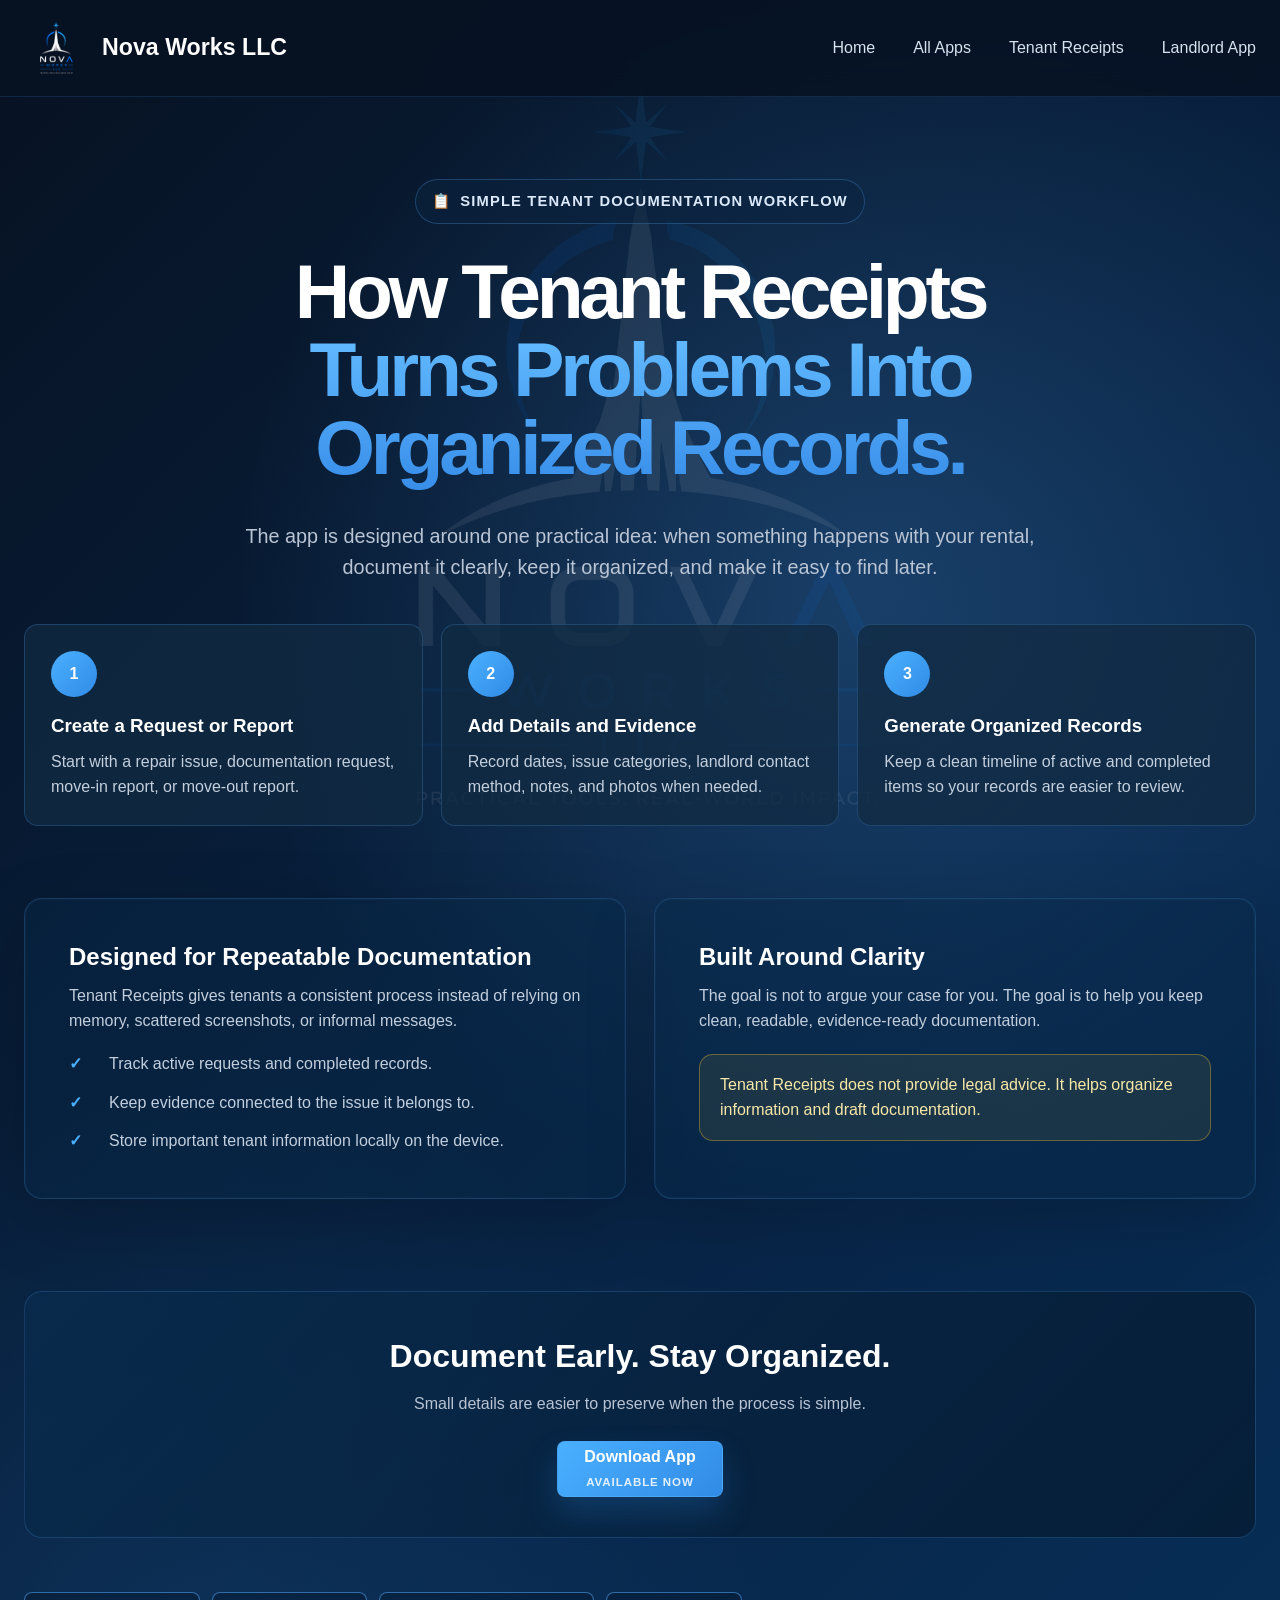
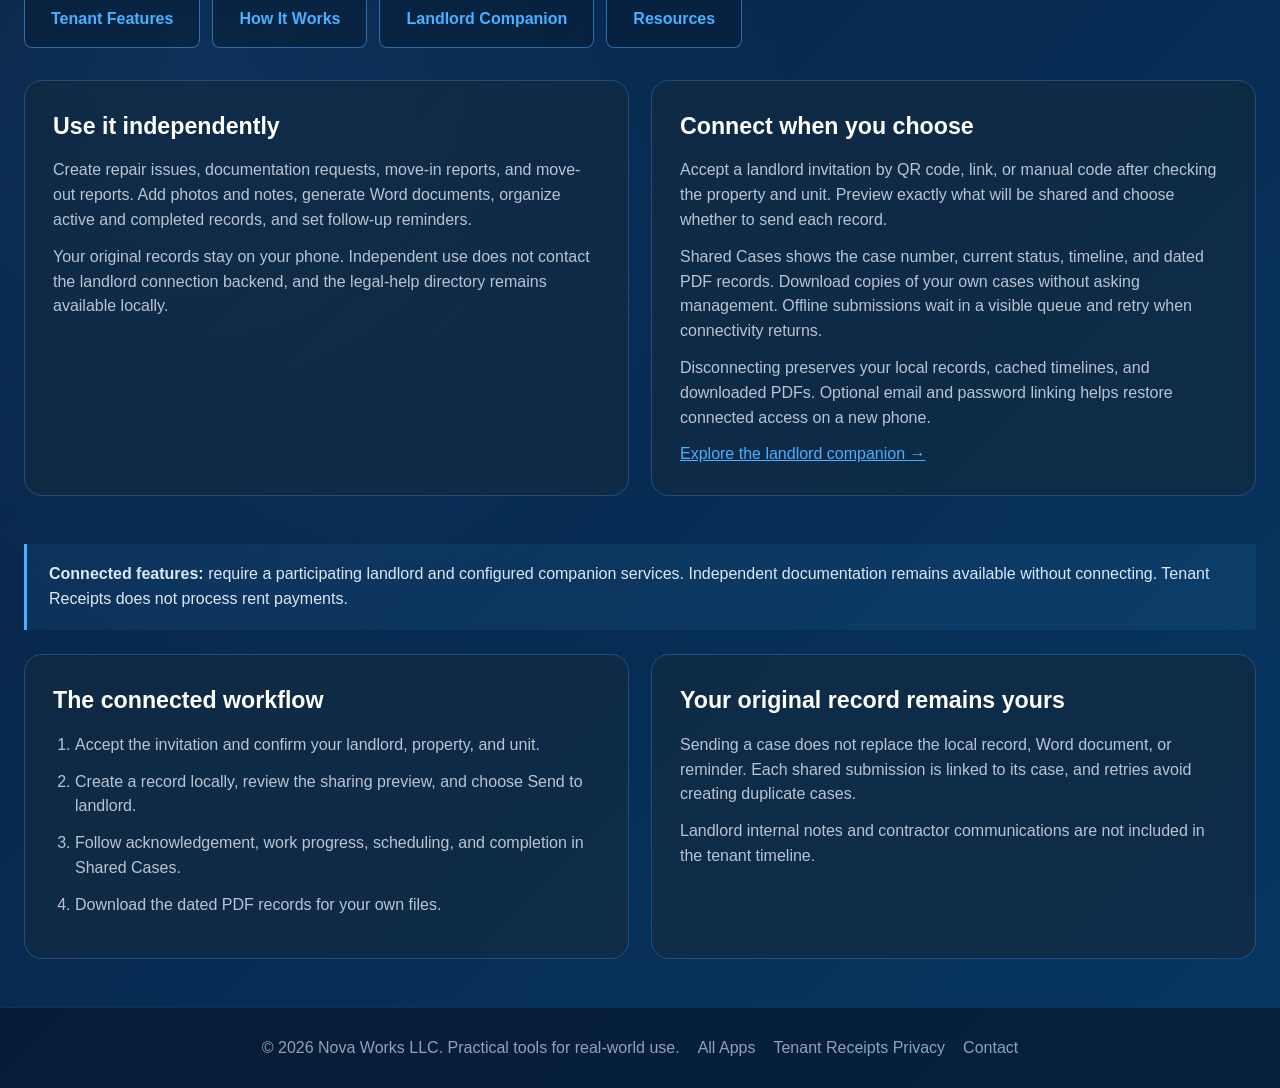
<file: how-it-works.html>
<!DOCTYPE html>
<html lang="en">
<head>
  <meta charset="UTF-8" />
  <meta name="viewport" content="width=device-width, initial-scale=1.0" />
  <title>How It Works | Tenant Receipts</title>
  <style>
    :root {
      --bg-deep: #0a1628;
      --bg-main: #0b3159;
      --bg-card: rgba(18, 43, 66, 0.76);
      --bg-card-strong: rgba(10, 35, 62, 0.92);
      --line: rgba(70, 144, 214, 0.34);
      --line-strong: rgba(82, 170, 248, 0.55);
      --blue: #4690d6;
      --blue-bright: #4ab0ff;
      --white: #ffffff;
      --muted: #b9c4d4;
      --soft: #dce9f8;
      --green: #39d17c;
      --gold: #ffc928;
    }

    * { margin: 0; padding: 0; box-sizing: border-box; }

    body {
      min-height: 100vh;
      font-family: -apple-system, BlinkMacSystemFont, "Segoe UI", Roboto, Oxygen, Ubuntu, Cantarell, sans-serif;
      color: var(--soft);
      background:
        radial-gradient(circle at 68% 22%, rgba(70,144,214,.28), transparent 28%),
        radial-gradient(circle at 15% 62%, rgba(42,122,194,.15), transparent 30%),
        linear-gradient(135deg, #071222 0%, #08264a 52%, #063763 100%);
      line-height: 1.55;
      overflow-x: hidden;
    }

    a { color: inherit; text-decoration: none; }

    header {
      position: sticky;
      top: 0;
      z-index: 10;
      background: rgba(7, 18, 34, .82);
      border-bottom: 1px solid rgba(70, 144, 214, .18);
      backdrop-filter: blur(14px);
    }

    nav {
      width: min(1440px, calc(100% - 48px));
      margin: 0 auto;
      height: 96px;
      display: flex;
      align-items: center;
      justify-content: space-between;
      gap: 32px;
    }

    .brand {
      display: flex;
      align-items: center;
      gap: 14px;
      font-weight: 800;
      font-size: 1.45rem;
      color: var(--white);
      white-space: nowrap;
    }

    .brand svg { width: 48px; height: 48px; }

    .nav-links {
      display: flex;
      align-items: center;
      justify-content: center;
      gap: clamp(18px, 3vw, 38px);
      list-style: none;
      color: #d7e2ef;
      font-weight: 500;
    }

    .nav-links a {
      padding: 34px 0 21px;
      border-bottom: 2px solid transparent;
      transition: .2s ease;
    }

    .nav-links a:hover,
    .nav-links a.active {
      color: var(--blue-bright);
      border-bottom-color: var(--blue-bright);
    }

    .btn {
      display: inline-flex;
      align-items: center;
      justify-content: center;
      gap: 10px;
      min-height: 56px;
      padding: 0 26px;
      border-radius: 8px;
      border: 1px solid var(--line-strong);
      font-weight: 750;
      transition: .2s ease;
      cursor: pointer;
    }

    .btn-primary {
      color: var(--white);
      background: linear-gradient(135deg, #4ab0ff, #318be6);
      box-shadow: 0 16px 32px rgba(42, 140, 231, .22);
    }

    .btn-secondary {
      color: var(--blue-bright);
      background: rgba(6, 24, 44, .44);
    }

    .btn:hover { transform: translateY(-2px); filter: brightness(1.05); }

    main {
      width: min(1440px, calc(100% - 48px));
      margin: 0 auto;
    }

    .hero {
      min-height: 650px;
      display: grid;
      grid-template-columns: 1.02fr .98fr;
      gap: 46px;
      align-items: center;
      padding: 46px 0 34px;
    }

    .eyebrow {
      width: fit-content;
      display: inline-flex;
      align-items: center;
      gap: 9px;
      border: 1px solid var(--line);
      background: rgba(10, 35, 62, .5);
      color: #dbe9fb;
      padding: 10px 16px;
      border-radius: 999px;
      letter-spacing: .08em;
      text-transform: uppercase;
      font-weight: 750;
      font-size: .92rem;
      margin-bottom: 28px;
    }

    h1 {
      color: var(--white);
      font-size: clamp(3rem, 6vw, 5.15rem);
      line-height: 1.02;
      letter-spacing: -.055em;
      margin-bottom: 24px;
    }

    .gradient-text {
      display: block;
      background: linear-gradient(180deg, #63bbff 0%, #368ce8 100%);
      background-clip: text;
      -webkit-background-clip: text;
      color: transparent;
    }

    .hero-copy {
      max-width: 620px;
      color: var(--muted);
      font-size: clamp(1.1rem, 1.8vw, 1.35rem);
      margin-bottom: 34px;
    }

    .hero-actions {
      display: flex;
      flex-wrap: wrap;
      gap: 22px;
      margin-bottom: 40px;
    }

    .trust-row {
      display: grid;
      grid-template-columns: repeat(3, minmax(0, 1fr));
      gap: 28px;
      max-width: 650px;
    }

    .trust-item {
      display: grid;
      grid-template-columns: 42px 1fr;
      gap: 14px;
      align-items: start;
    }

    .trust-item svg { width: 38px; height: 38px; color: var(--blue-bright); }
    .trust-item strong { display: block; color: var(--white); margin-bottom: 4px; }
    .trust-item span { color: var(--muted); font-size: .96rem; }

    .mockups {
      position: relative;
      min-height: 560px;
      display: flex;
      justify-content: center;
      align-items: center;
    }

    .phone {
      position: relative;
      width: 315px;
      min-height: 620px;
      border: 8px solid #12151b;
      border-radius: 43px;
      background: linear-gradient(180deg, #072949 0%, #061d37 100%);
      box-shadow: 0 24px 80px rgba(0, 0, 0, .45), inset 0 0 0 1px rgba(255,255,255,.15);
      overflow: hidden;
    }

    .phone.large { transform: translateX(-22px); z-index: 2; }
    .phone.small { width: 275px; min-height: 565px; transform: translateX(-54px) translateY(34px); z-index: 1; }

    .notch {
      position: absolute;
      top: 12px;
      left: 50%;
      transform: translateX(-50%);
      width: 110px;
      height: 27px;
      border-radius: 0 0 18px 18px;
      background: #070b12;
      z-index: 2;
    }

    .screen { padding: 56px 24px 24px; }
    .phone.small .screen { padding: 54px 18px 20px; }

    .status { position: absolute; top: 18px; left: 24px; color: #fff; font-size: .8rem; font-weight: 700; }
    .mini-icons { position: absolute; top: 18px; right: 24px; color: #fff; font-size: .78rem; opacity: .9; }

    .app-top {
      display: flex;
      justify-content: space-between;
      align-items: center;
      padding-bottom: 16px;
      border-bottom: 1px solid rgba(70,144,214,.22);
      margin-bottom: 16px;
      color: var(--white);
      font-weight: 800;
      font-size: .9rem;
    }

    .app-card {
      border: 1px solid rgba(70,144,214,.26);
      border-radius: 22px;
      padding: 18px 14px;
      background: rgba(2, 24, 46, .58);
      box-shadow: inset 0 0 0 1px rgba(255,255,255,.025);
    }

    .app-title {
      color: var(--white);
      text-align: center;
      line-height: 1.35;
      font-size: 1rem;
      margin: 4px 0 15px;
      font-weight: 800;
    }

    .app-button {
      min-height: 48px;
      border-radius: 8px;
      border: 1px solid rgba(86, 162, 229, .44);
      background: rgba(20, 45, 67, .86);
      display: flex;
      align-items: center;
      gap: 14px;
      padding: 0 14px;
      color: var(--white);
      font-size: .82rem;
      font-weight: 800;
      margin-bottom: 10px;
    }

    .phone.small .app-button { min-height: 50px; font-size: .77rem; }
    .app-button .icon { width: 28px; text-align: center; font-size: 1.2rem; color: #fff; }
    .warning .icon { color: var(--gold); }
    .completed .icon { color: var(--green); }

    .disclaimer {
      color: #aab8ca;
      text-align: center;
      font-size: .66rem;
      line-height: 1.3;
      margin: 17px auto 20px;
      max-width: 235px;
    }

    .phone-line { height: 1px; background: rgba(220,233,248,.55); margin: 0 10px; }
    .home-indicator { position: absolute; bottom: 12px; left: 50%; transform: translateX(-50%); width: 94px; height: 4px; border-radius: 999px; background: rgba(220,233,248,.58); }

    .feature-grid {
      display: grid;
      grid-template-columns: repeat(4, minmax(0, 1fr));
      gap: 16px;
      padding: 10px 0 26px;
    }

    .feature-card {
      min-height: 168px;
      border: 1px solid rgba(70, 144, 214, .24);
      background: rgba(8, 40, 72, .45);
      border-radius: 12px;
      padding: 28px 24px;
      transition: .2s ease;
    }

    .feature-card:hover {
      transform: translateY(-4px);
      border-color: rgba(74, 176, 255, .52);
      background: rgba(12, 53, 92, .6);
    }

    .feature-card .round-icon {
      width: 64px;
      height: 64px;
      border-radius: 50%;
      display: grid;
      place-items: center;
      background: rgba(38, 132, 221, .42);
      color: #fff;
      font-size: 1.7rem;
      margin-bottom: 18px;
    }

    .feature-card h3 { color: var(--white); font-size: 1.05rem; margin-bottom: 8px; }
    .feature-card p { color: #c3cfdd; font-size: .95rem; }

    .tagline {
      display: flex;
      align-items: center;
      justify-content: center;
      gap: 10px;
      color: #c8d4e3;
      font-size: 1.15rem;
      padding: 8px 0 42px;
    }

        footer {
            border-top: 1px solid rgba(70, 144, 214, .18);
            text-align: center;
            padding: 28px 18px;
            color: #8ea3b9;
            background: rgba(7, 18, 34, .55);
            }
                
                .footer-content {
            display: flex;
            justify-content: center;
            align-items: center;
            gap: 18px;
            flex-wrap: wrap;
        }

        .footer-social-icon {
            width: 34px ;
            height: 34px ;
            max-width: 34px ;
            max-height: 34px ;
            min-width: 34px ;
            min-height: 34px ;
            object-fit: contain;
            display: block;
            transition: transform 0.25s ease,
                        opacity 0.25s ease;
        }

        .footer-social-icon:hover {
            transform: scale(1.1);
            opacity: 0.85;
        }

        .social-link {
            display: inline-flex;
            width: 34px;
            height: 34px;
            overflow: hidden;
            align-items: center;
            justify-content: center;
        }

    @media (max-width: 1120px) {
      .nav-links { display: none; }
      .hero { grid-template-columns: 1fr; }
      .mockups { min-height: 520px; justify-content: flex-start; padding-left: 22px; }
      .feature-grid { grid-template-columns: repeat(2, minmax(0, 1fr)); }
    }

    @media (max-width: 720px) {
      nav, main { width: min(100% - 28px, 1440px); }
      nav { height: 78px; }
      .brand { font-size: 1.1rem; }
      .brand svg { width: 40px; height: 40px; }
      .nav-cta { display: none; }
      .hero { padding-top: 32px; }
      .trust-row { grid-template-columns: 1fr; }
      .mockups { min-height: auto; padding-left: 0; justify-content: center; }
      .phone.large { transform: none; width: min(315px, 92vw); }
      .phone.small { display: none; }
      .feature-grid { grid-template-columns: 1fr; }
      .tagline { font-size: .98rem; text-align: center; }
    }
  

    .page-hero {
      padding: 82px 0 42px;
      text-align: center;
    }

    .page-hero h1 {
      max-width: 980px;
      margin-left: auto;
      margin-right: auto;
    }

    .page-copy {
      max-width: 790px;
      margin: 0 auto;
      color: var(--muted);
      font-size: clamp(1.08rem, 1.55vw, 1.28rem);
    }

    .section-panel {
      border: 1px solid rgba(70, 144, 214, .24);
      background: rgba(8, 40, 72, .45);
      border-radius: 18px;
      padding: clamp(24px, 4vw, 44px);
      margin: 28px 0;
      box-shadow: 0 22px 70px rgba(0,0,0,.18), inset 0 0 0 1px rgba(255,255,255,.025);
    }

    .split-grid {
      display: grid;
      grid-template-columns: 1fr 1fr;
      gap: 28px;
      align-items: stretch;
      padding-bottom: 44px;
    }

    .content-grid {
      display: grid;
      grid-template-columns: repeat(3, minmax(0, 1fr));
      gap: 18px;
      padding-bottom: 44px;
    }

    .info-card, .step-card, .resource-card {
      border: 1px solid rgba(70, 144, 214, .28);
      background: rgba(18, 43, 66, .76);
      border-radius: 14px;
      padding: 26px;
      transition: .2s ease;
    }

    .info-card:hover, .step-card:hover, .resource-card:hover {
      transform: translateY(-3px);
      border-color: rgba(74, 176, 255, .55);
      background: rgba(18, 55, 88, .78);
    }

    .card-icon {
      width: 58px;
      height: 58px;
      border-radius: 16px;
      display: grid;
      place-items: center;
      background: rgba(38, 132, 221, .36);
      color: var(--white);
      font-size: 1.65rem;
      margin-bottom: 18px;
    }

    .step-number {
      width: 46px;
      height: 46px;
      border-radius: 50%;
      display: grid;
      place-items: center;
      color: var(--white);
      background: linear-gradient(135deg, #4ab0ff, #318be6);
      font-weight: 900;
      margin-bottom: 18px;
    }

    .info-card h2, .info-card h3, .step-card h3, .resource-card h3, .section-panel h2 {
      color: var(--white);
      margin-bottom: 12px;
      line-height: 1.2;
    }

    .info-card p, .step-card p, .resource-card p, .section-panel p, .section-panel li {
      color: #c3cfdd;
    }

    .clean-list {
      list-style: none;
      display: grid;
      gap: 14px;
      margin-top: 18px;
    }

    .clean-list li {
      display: grid;
      grid-template-columns: 28px 1fr;
      gap: 12px;
      align-items: start;
    }

    .check { color: var(--blue-bright); font-weight: 900; }

    .notice-box {
      border: 1px solid rgba(255, 201, 40, .35);
      background: rgba(255, 201, 40, .08);
      color: #f8e8a8;
      border-radius: 14px;
      padding: 18px 20px;
      margin-top: 20px;
    }

    .wide-cta {
      margin: 20px 0 54px;
      text-align: center;
      border: 1px solid rgba(70,144,214,.26);
      border-radius: 18px;
      padding: 36px 24px;
      background: linear-gradient(135deg, rgba(9,44,78,.75), rgba(6,24,44,.68));
    }

    .wide-cta h2 { color: var(--white); margin-bottom: 10px; }
    .wide-cta p { color: var(--muted); margin-bottom: 24px; }

    @media (max-width: 980px) {
      .split-grid, .content-grid { grid-template-columns: 1fr; }
      .page-hero { padding-top: 52px; }
    }
    .coming-soon-btn {
    flex-direction: column;
    gap: 2px;
    min-height: 64px;
    line-height: 1.1;
}

.coming-soon-btn small {
    font-size: 0.72rem;
    opacity: 0.85;
    font-weight: 600;
    letter-spacing: 0.08em;
    text-transform: uppercase;
}
</style>
<link rel="stylesheet" href="products.css">
<meta name="description" content="Learn how to document rental issues, choose what to share with a landlord, and follow connected case updates.">
</head>
<body>
  <header><nav aria-label="Primary navigation"><a class="brand" href="index.html"><img src="Resources/NW_Logo_TRP.png" alt="Nova Works LLC" width="64" height="64"><span>Nova Works LLC</span></a><ul class="nav-links"><li><a href="index.html">Home</a></li><li><a href="index.html#products">All Apps</a></li><li><a href="tenant-receipts.html">Tenant Receipts</a></li><li><a href="landlord-app.html">Landlord App</a></li></ul></nav></header>

  <main>
    <section class="page-hero">
      <div class="eyebrow"><span>📋</span><span>Simple tenant documentation workflow</span></div>
      <h1>How Tenant Receipts <span class="gradient-text">Turns Problems Into Organized Records.</span></h1>
      <p class="page-copy">The app is designed around one practical idea: when something happens with your rental, document it clearly, keep it organized, and make it easy to find later.</p>
    </section>

    <section class="content-grid">
      <article class="step-card"><div class="step-number">1</div><h3>Create a Request or Report</h3><p>Start with a repair issue, documentation request, move-in report, or move-out report.</p></article>
      <article class="step-card"><div class="step-number">2</div><h3>Add Details and Evidence</h3><p>Record dates, issue categories, landlord contact method, notes, and photos when needed.</p></article>
      <article class="step-card"><div class="step-number">3</div><h3>Generate Organized Records</h3><p>Keep a clean timeline of active and completed items so your records are easier to review.</p></article>
    </section>

    <section class="split-grid">
      <article class="section-panel"><h2>Designed for Repeatable Documentation</h2><p>Tenant Receipts gives tenants a consistent process instead of relying on memory, scattered screenshots, or informal messages.</p><ul class="clean-list"><li><span class="check">✓</span><span>Track active requests and completed records.</span></li><li><span class="check">✓</span><span>Keep evidence connected to the issue it belongs to.</span></li><li><span class="check">✓</span><span>Store important tenant information locally on the device.</span></li></ul></article>
      <article class="section-panel"><h2>Built Around Clarity</h2><p>The goal is not to argue your case for you. The goal is to help you keep clean, readable, evidence-ready documentation.</p><div class="notice-box">Tenant Receipts does not provide legal advice. It helps organize information and draft documentation.</div></article>
    </section>

    <section class="wide-cta" id="download"><h2>Document Early. Stay Organized.</h2><p>Small details are easier to preserve when the process is simple.</p>
        <a href="https://play.google.com/store/apps/details?id=com.novaworks.tenantreceipt"
            class="btn btn-primary coming-soon-btn"
            onclick="return true;">
            <span>Download App</span>
            <small>Available Now</small>
        </a></section>
  <div class="product-links"><a class="btn btn-secondary" href="features.html">Tenant Features</a><a class="btn btn-secondary" href="how-it-works.html">How It Works</a><a class="btn btn-secondary" href="landlord-app.html">Landlord Companion</a><a class="btn btn-secondary" href="resources.html">Resources</a></div><section class="detail-grid" aria-label="Independent and connected Tenant Receipts"><article class="detail-card"><h2>Use it independently</h2><p>Create repair issues, documentation requests, move-in reports, and move-out reports. Add photos and notes, generate Word documents, organize active and completed records, and set follow-up reminders.</p><p>Your original records stay on your phone. Independent use does not contact the landlord connection backend, and the legal-help directory remains available locally.</p></article><article class="detail-card"><h2>Connect when you choose</h2><p>Accept a landlord invitation by QR code, link, or manual code after checking the property and unit. Preview exactly what will be shared and choose whether to send each record.</p><p>Shared Cases shows the case number, current status, timeline, and dated PDF records. Download copies of your own cases without asking management. Offline submissions wait in a visible queue and retry when connectivity returns.</p><p>Disconnecting preserves your local records, cached timelines, and downloaded PDFs. Optional email and password linking helps restore connected access on a new phone.</p><a href="landlord-app.html">Explore the landlord companion →</a></article></section><div class="note"><strong>Connected features:</strong> require a participating landlord and configured companion services. Independent documentation remains available without connecting. Tenant Receipts does not process rent payments.</div><section class="detail-grid"><article class="detail-card"><h2>The connected workflow</h2><ol><li>Accept the invitation and confirm your landlord, property, and unit.</li><li>Create a record locally, review the sharing preview, and choose Send to landlord.</li><li>Follow acknowledgement, work progress, scheduling, and completion in Shared Cases.</li><li>Download the dated PDF records for your own files.</li></ol></article><article class="detail-card"><h2>Your original record remains yours</h2><p>Sending a case does not replace the local record, Word document, or reminder. Each shared submission is linked to its case, and retries avoid creating duplicate cases.</p><p>Landlord internal notes and contractor communications are not included in the tenant timeline.</p></article></section></main>

  <footer><div class="footer-content"><p>© 2026 Nova Works LLC. Practical tools for real-world use.</p><a href="index.html#products">All Apps</a><a href="privacy-policy.html">Tenant Receipts Privacy</a><a href="mailto:support@nova-worksllc.com">Contact</a></div></footer>
</body>
</html>
</file>
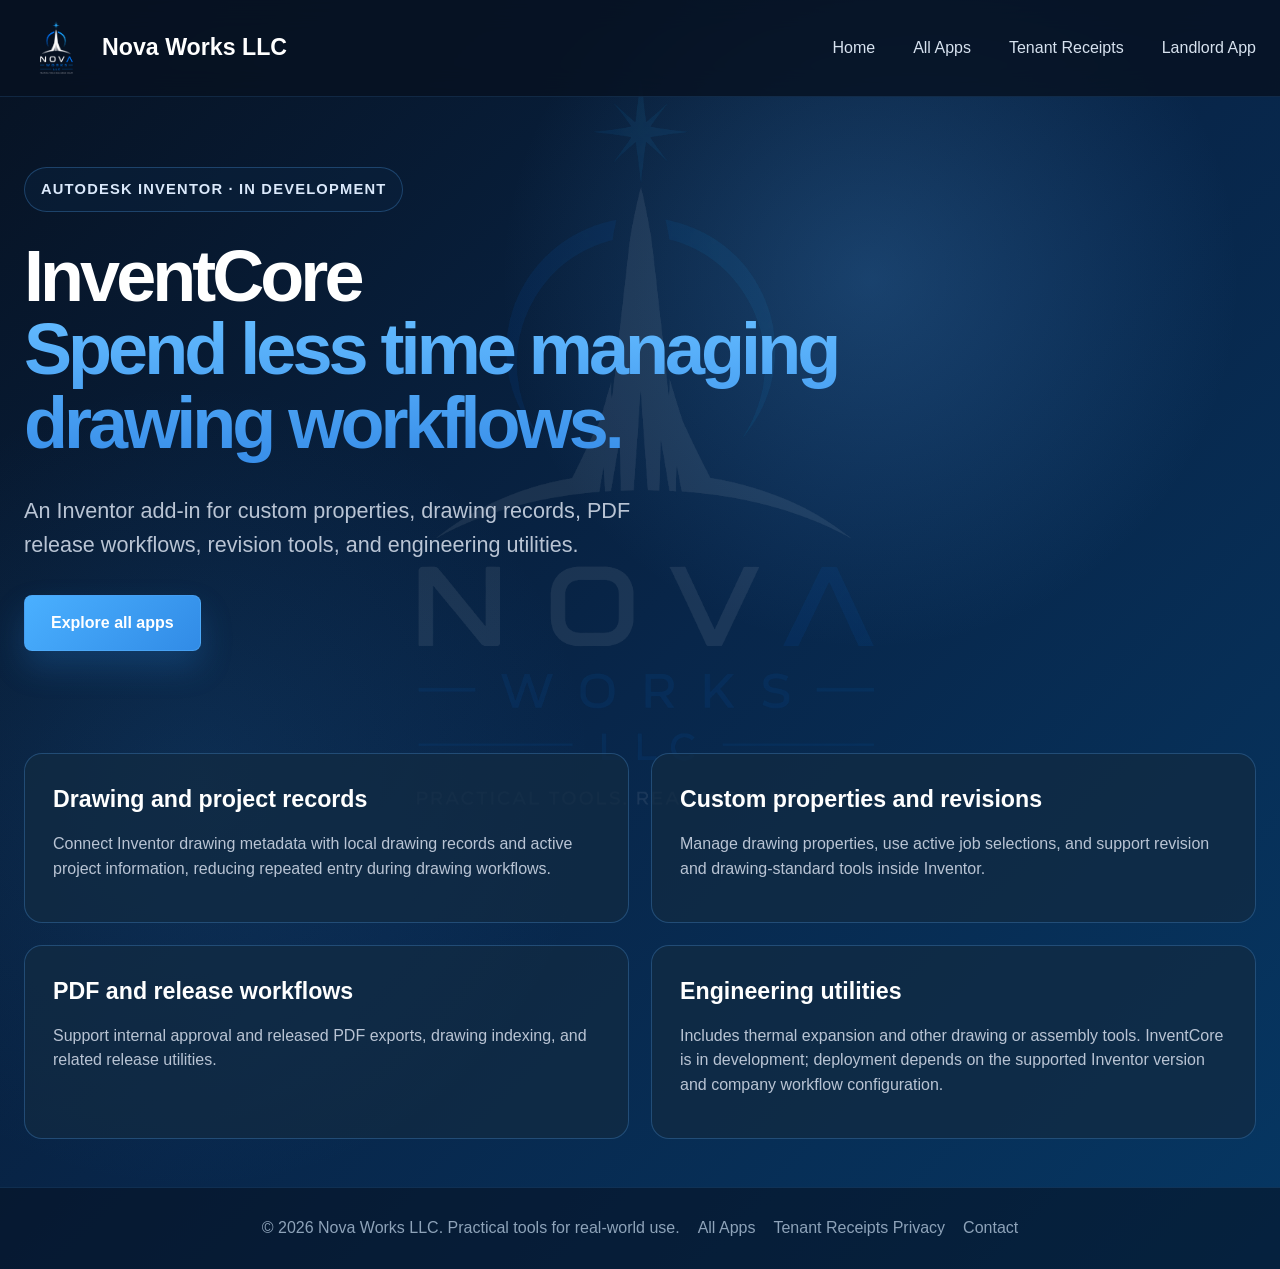
<file: inventcore.html>
<!DOCTYPE html>
<html lang="en"><head><meta charset="UTF-8"><meta name="viewport" content="width=device-width, initial-scale=1"><title>InventCore | Nova Works LLC</title><meta name="description" content="An Inventor add-in for custom properties, drawing records, PDF release workflows, revision tools, and engineering utilities."><link rel="stylesheet" href="products.css"></head><body><header><nav aria-label="Primary navigation"><a class="brand" href="index.html"><img src="Resources/NW_Logo_TRP.png" alt="Nova Works LLC" width="64" height="64"><span>Nova Works LLC</span></a><ul class="nav-links"><li><a href="index.html">Home</a></li><li><a href="index.html#products">All Apps</a></li><li><a href="tenant-receipts.html">Tenant Receipts</a></li><li><a href="landlord-app.html">Landlord App</a></li></ul></nav></header><main><section class="detail-hero"><div class="eyebrow">Autodesk Inventor · In development</div><h1>InventCore<span class="gradient-text">Spend less time managing drawing workflows.</span></h1><p class="hero-copy">An Inventor add-in for custom properties, drawing records, PDF release workflows, revision tools, and engineering utilities.</p><div class="hero-actions"><a class="btn btn-primary" href="index.html#products">Explore all apps</a></div></section><section class="detail-grid"><article class="detail-card"><h2>Drawing and project records</h2><p>Connect Inventor drawing metadata with local drawing records and active project information, reducing repeated entry during drawing workflows.</p></article><article class="detail-card"><h2>Custom properties and revisions</h2><p>Manage drawing properties, use active job selections, and support revision and drawing-standard tools inside Inventor.</p></article><article class="detail-card"><h2>PDF and release workflows</h2><p>Support internal approval and released PDF exports, drawing indexing, and related release utilities.</p></article><article class="detail-card"><h2>Engineering utilities</h2><p>Includes thermal expansion and other drawing or assembly tools. InventCore is in development; deployment depends on the supported Inventor version and company workflow configuration.</p></article></section></main><footer><div class="footer-content"><p>© 2026 Nova Works LLC. Practical tools for real-world use.</p><a href="index.html#products">All Apps</a><a href="privacy-policy.html">Tenant Receipts Privacy</a><a href="mailto:support@nova-worksllc.com">Contact</a></div></footer></body></html>
</file>
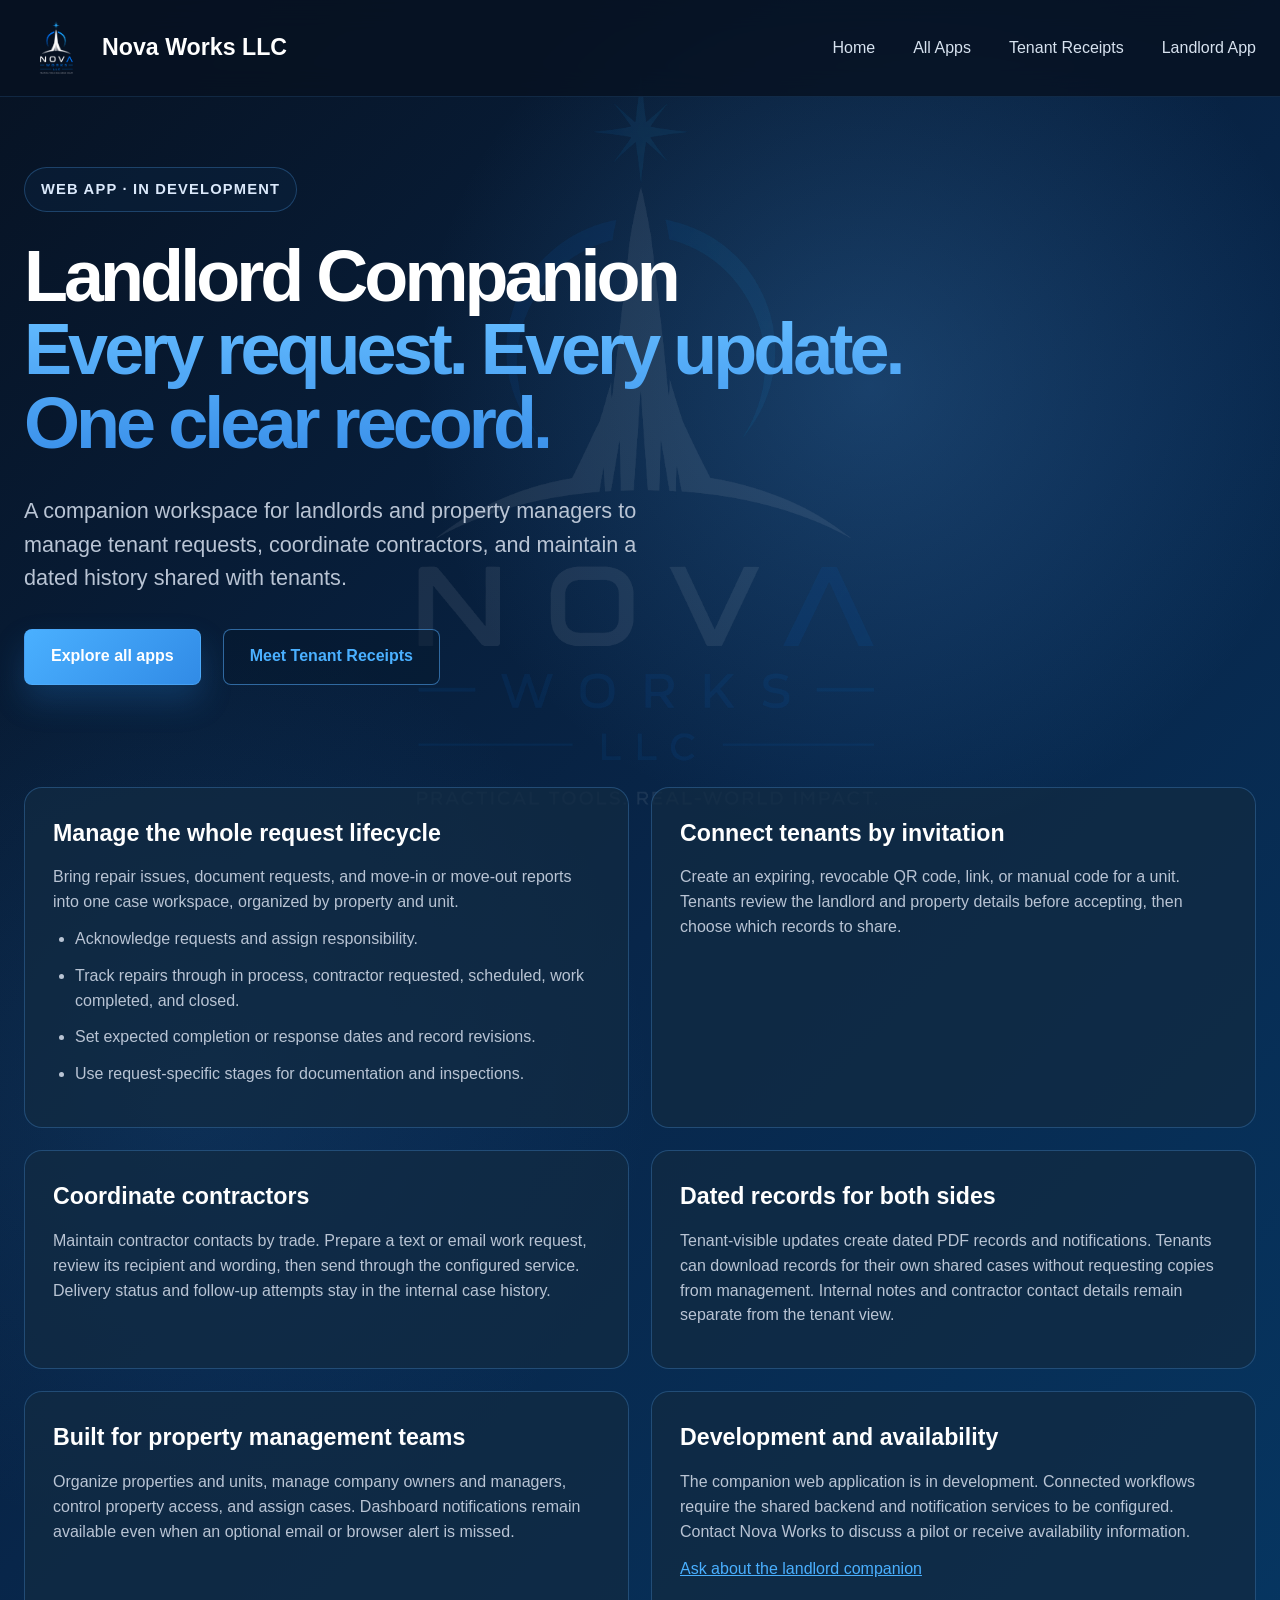
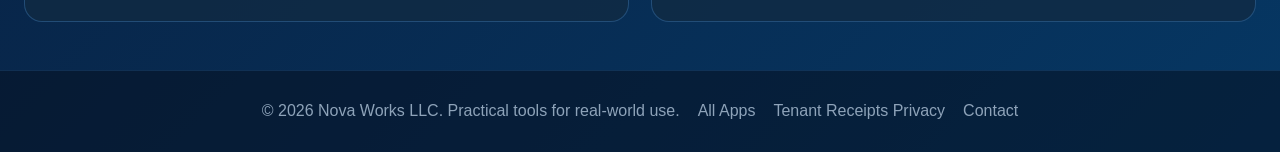
<file: landlord-app.html>
<!DOCTYPE html>
<html lang="en"><head><meta charset="UTF-8"><meta name="viewport" content="width=device-width, initial-scale=1"><title>Landlord Companion | Nova Works LLC</title><meta name="description" content="A companion workspace for landlords and property managers to manage tenant requests, coordinate contractors, and maintain a dated history shared with tenants."><link rel="stylesheet" href="products.css"></head><body><header><nav aria-label="Primary navigation"><a class="brand" href="index.html"><img src="Resources/NW_Logo_TRP.png" alt="Nova Works LLC" width="64" height="64"><span>Nova Works LLC</span></a><ul class="nav-links"><li><a href="index.html">Home</a></li><li><a href="index.html#products">All Apps</a></li><li><a href="tenant-receipts.html">Tenant Receipts</a></li><li><a href="landlord-app.html">Landlord App</a></li></ul></nav></header><main><section class="detail-hero"><div class="eyebrow">Web app · In development</div><h1>Landlord Companion<span class="gradient-text">Every request. Every update. One clear record.</span></h1><p class="hero-copy">A companion workspace for landlords and property managers to manage tenant requests, coordinate contractors, and maintain a dated history shared with tenants.</p><div class="hero-actions"><a class="btn btn-primary" href="index.html#products">Explore all apps</a><a class="btn btn-secondary" href="tenant-receipts.html">Meet Tenant Receipts</a></div></section><section class="detail-grid"><article class="detail-card"><h2>Manage the whole request lifecycle</h2><p>Bring repair issues, document requests, and move-in or move-out reports into one case workspace, organized by property and unit.</p><ul><li>Acknowledge requests and assign responsibility.</li><li>Track repairs through in process, contractor requested, scheduled, work completed, and closed.</li><li>Set expected completion or response dates and record revisions.</li><li>Use request-specific stages for documentation and inspections.</li></ul></article><article class="detail-card"><h2>Connect tenants by invitation</h2><p>Create an expiring, revocable QR code, link, or manual code for a unit. Tenants review the landlord and property details before accepting, then choose which records to share.</p></article><article class="detail-card"><h2>Coordinate contractors</h2><p>Maintain contractor contacts by trade. Prepare a text or email work request, review its recipient and wording, then send through the configured service. Delivery status and follow-up attempts stay in the internal case history.</p></article><article class="detail-card"><h2>Dated records for both sides</h2><p>Tenant-visible updates create dated PDF records and notifications. Tenants can download records for their own shared cases without requesting copies from management. Internal notes and contractor contact details remain separate from the tenant view.</p></article><article class="detail-card"><h2>Built for property management teams</h2><p>Organize properties and units, manage company owners and managers, control property access, and assign cases. Dashboard notifications remain available even when an optional email or browser alert is missed.</p></article><article class="detail-card"><h2>Development and availability</h2><p>The companion web application is in development. Connected workflows require the shared backend and notification services to be configured. Contact Nova Works to discuss a pilot or receive availability information.</p><p><a href="mailto:support@nova-worksllc.com?subject=Landlord%20Companion%20Inquiry">Ask about the landlord companion</a></p></article></section></main><footer><div class="footer-content"><p>© 2026 Nova Works LLC. Practical tools for real-world use.</p><a href="index.html#products">All Apps</a><a href="privacy-policy.html">Tenant Receipts Privacy</a><a href="mailto:support@nova-worksllc.com">Contact</a></div></footer></body></html>
</file>
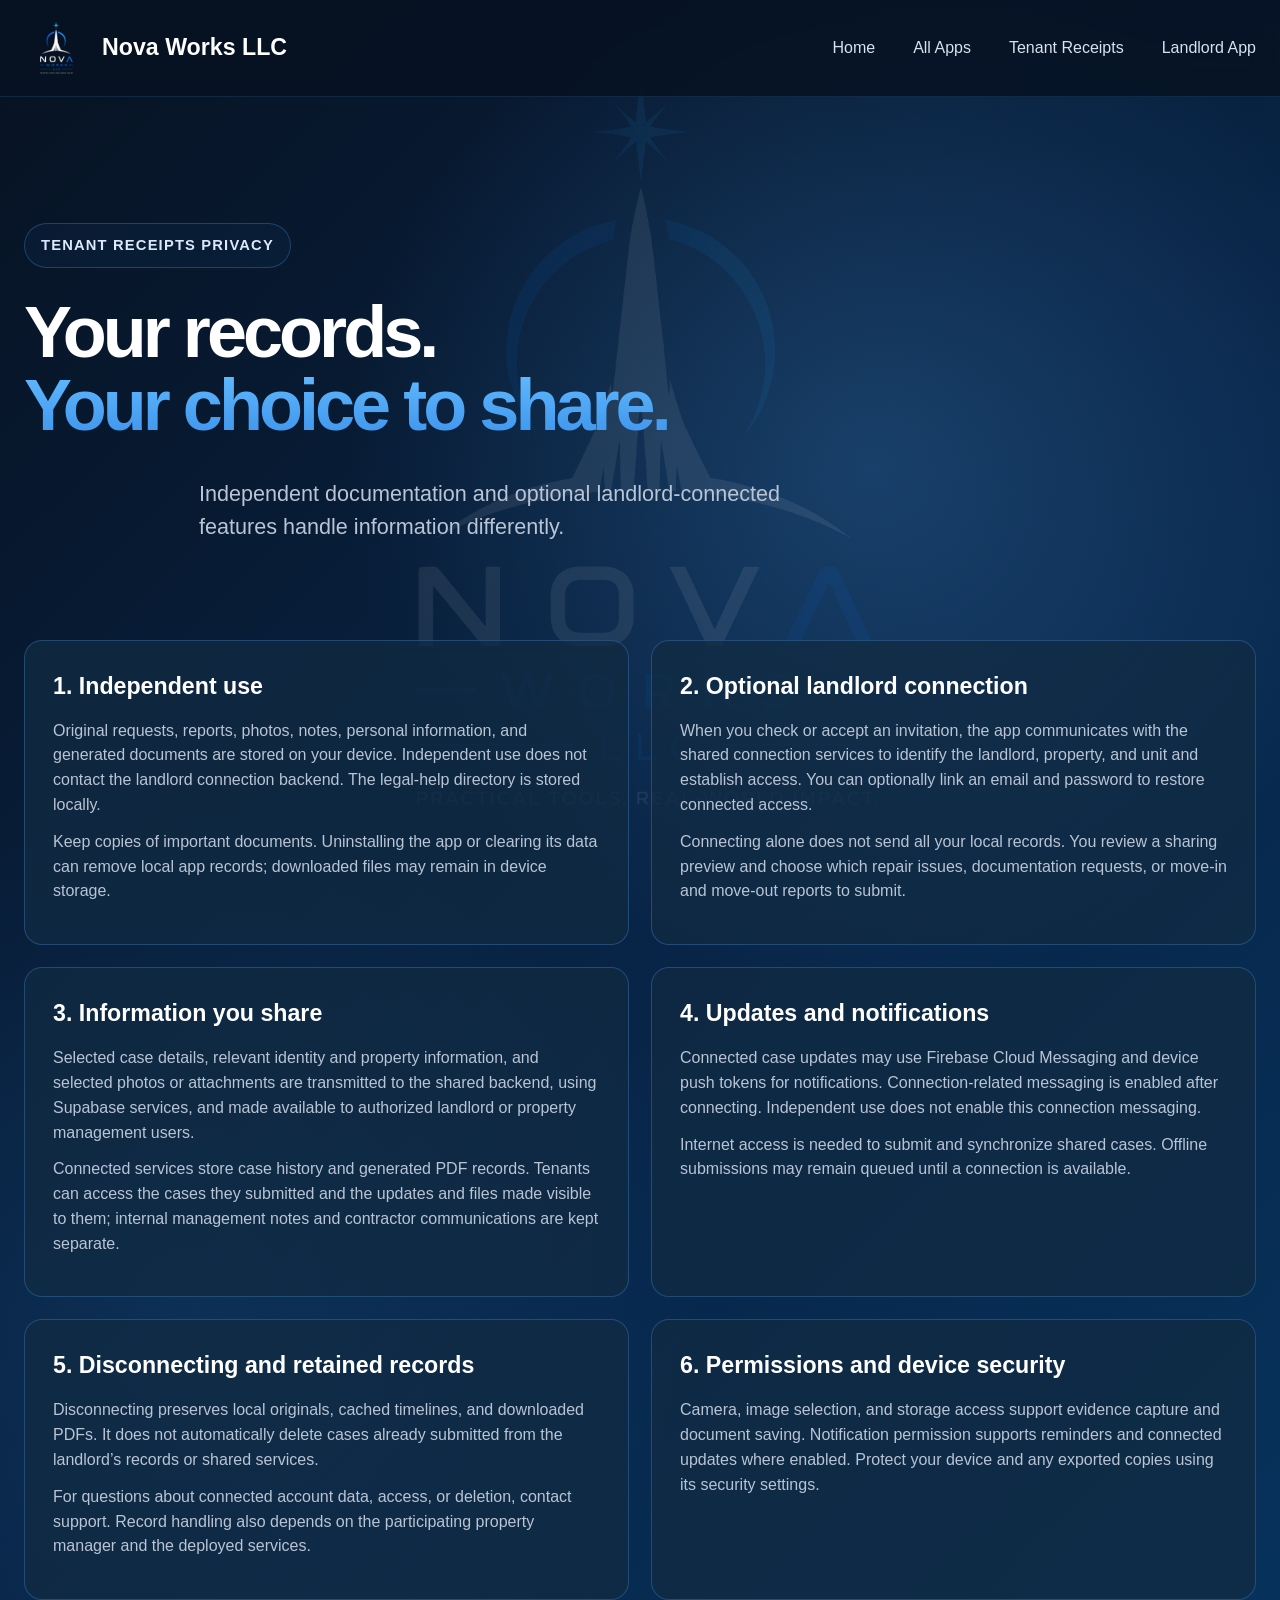
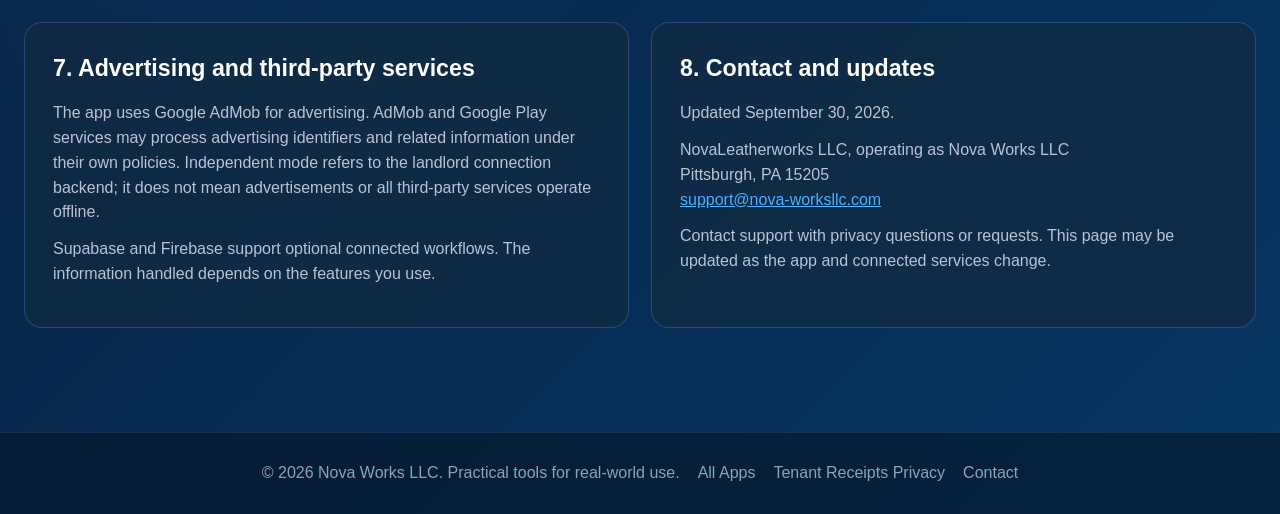
<file: privacy-policy.html>
<!DOCTYPE html>
<html lang="en">
<head>
  <meta charset="UTF-8" />
  <meta name="viewport" content="width=device-width, initial-scale=1.0" />
  <title>Privacy Policy | Nova Works LLC</title>

  <style>
    :root {
      --bg-deep: #0a1628;
      --bg-main: #0b3159;
      --bg-card: rgba(18, 43, 66, 0.76);
      --bg-card-strong: rgba(10, 35, 62, 0.92);
      --line: rgba(70, 144, 214, 0.34);
      --line-strong: rgba(82, 170, 248, 0.55);
      --blue: #4690d6;
      --blue-bright: #4ab0ff;
      --white: #ffffff;
      --muted: #b9c4d4;
      --soft: #dce9f8;
      --green: #39d17c;
      --gold: #ffc928;
    }

    * { margin: 0; padding: 0; box-sizing: border-box; }

    body::before {
      content: "";
      position: fixed;
      inset: 0;
      background-image: url("Resources/NW_Logo_TRP.png");
      background-repeat: no-repeat;
      background-position: center center;
      background-size: 900px;
      opacity: 0.08;
      pointer-events: none;
      z-index: -1;
    }

    body {
      min-height: 100vh;
      font-family: -apple-system, BlinkMacSystemFont, "Segoe UI", Roboto,
                   Oxygen, Ubuntu, Cantarell, sans-serif;
      color: var(--soft);
      background:
        radial-gradient(circle at 68% 22%, rgba(70,144,214,.28), transparent 28%),
        radial-gradient(circle at 15% 62%, rgba(42,122,194,.15), transparent 30%),
        linear-gradient(135deg, #071222 0%, #08264a 52%, #063763 100%);
      line-height: 1.55;
      overflow-x: hidden;
      position: relative;
    }

    a { color: inherit; text-decoration: none; }

    header {
      position: sticky;
      top: 0;
      z-index: 10;
      background: rgba(7, 18, 34, .82);
      border-bottom: 1px solid rgba(70, 144, 214, .18);
      backdrop-filter: blur(14px);
    }

    nav {
      width: min(1440px, calc(100% - 48px));
      margin: 0 auto;
      height: 96px;
      display: flex;
      align-items: center;
      justify-content: space-between;
      gap: 32px;
    }

    .brand {
      display: flex;
      align-items: center;
      gap: 14px;
      font-weight: 800;
      font-size: 1.45rem;
      color: var(--white);
      white-space: nowrap;
    }

    .nav-links {
      display: flex;
      align-items: center;
      justify-content: center;
      gap: clamp(18px, 3vw, 38px);
      list-style: none;
      color: #d7e2ef;
      font-weight: 500;
    }

    .nav-links a {
      padding: 34px 0 21px;
      border-bottom: 2px solid transparent;
      transition: .2s ease;
    }

    .nav-links a:hover,
    .nav-links a.active {
      color: var(--blue-bright);
      border-bottom-color: var(--blue-bright);
    }

    .btn {
      display: inline-flex;
      align-items: center;
      justify-content: center;
      gap: 10px;
      min-height: 56px;
      padding: 0 26px;
      border-radius: 8px;
      border: 1px solid var(--line-strong);
      font-weight: 750;
      transition: .2s ease;
      cursor: pointer;
    }

    .btn-primary {
      color: var(--white);
      background: linear-gradient(135deg, #4ab0ff, #318be6);
      box-shadow: 0 16px 32px rgba(42, 140, 231, .22);
    }

    .btn-secondary {
      color: var(--blue-bright);
      background: rgba(6, 24, 44, .44);
    }

    .btn:hover { transform: translateY(-2px); filter: brightness(1.05); }

    main {
      width: min(1120px, calc(100% - 48px));
      margin: 0 auto;
      padding: 56px 0;
    }

    .legal-hero {
      text-align: center;
      padding: 38px 0 30px;
    }

    .eyebrow {
      width: fit-content;
      display: inline-flex;
      align-items: center;
      gap: 9px;
      border: 1px solid var(--line);
      background: rgba(10, 35, 62, .5);
      color: #dbe9fb;
      padding: 10px 16px;
      border-radius: 999px;
      letter-spacing: .08em;
      text-transform: uppercase;
      font-weight: 750;
      font-size: .92rem;
      margin-bottom: 24px;
    }

    h1 {
      color: var(--white);
      font-size: clamp(2.6rem, 5vw, 4.5rem);
      line-height: 1.02;
      letter-spacing: -.055em;
      margin-bottom: 18px;
    }

    .gradient-text {
      display: block;
      background: linear-gradient(180deg, #63bbff 0%, #368ce8 100%);
      background-clip: text;
      -webkit-background-clip: text;
      color: transparent;
      padding-bottom: 8px;
    }

    .hero-copy {
      max-width: 760px;
      margin: 0 auto;
      color: var(--muted);
      font-size: clamp(1.05rem, 1.7vw, 1.25rem);
    }

    .legal-card {
      border: 1px solid rgba(70,144,214,.28);
      border-radius: 28px;
      padding: clamp(24px, 5vw, 46px);
      background: linear-gradient(180deg, rgba(18,43,66,.82), rgba(7,24,44,.74));
      box-shadow: 0 28px 90px rgba(0,0,0,.32), inset 0 0 0 1px rgba(255,255,255,.03);
      position: relative;
      overflow: hidden;
    }

    .legal-card::before {
      content: "";
      position: absolute;
      inset: -90px -90px auto auto;
      width: 230px;
      height: 230px;
      border-radius: 50%;
      background: rgba(74,176,255,.18);
      filter: blur(6px);
    }

    .legal-content {
      position: relative;
      z-index: 1;
    }

    .legal-content h2 {
      color: var(--white);
      font-size: clamp(1.9rem, 3vw, 2.5rem);
      margin-bottom: 10px;
      letter-spacing: -.03em;
    }

    .updated {
      color: var(--blue-bright);
      font-weight: 800;
      margin-bottom: 26px;
    }

    .legal-content h3 {
      color: var(--white);
      font-size: 1.25rem;
      margin: 30px 0 10px;
      padding-top: 18px;
      border-top: 1px solid rgba(70,144,214,.18);
    }

    .legal-content p {
      color: #c3cfdd;
      margin-bottom: 16px;
      font-size: 1.02rem;
    }

    .legal-content strong {
      color: var(--white);
    }

    .legal-content ul {
      margin: 12px 0 18px 22px;
      color: #c3cfdd;
    }

    .legal-content li {
      margin-bottom: 8px;
      padding-left: 4px;
    }

    .notice-box {
      border: 1px solid rgba(70,144,214,.26);
      border-radius: 18px;
      padding: 20px;
      background: rgba(2,24,46,.48);
      margin: 24px 0;
    }

    .legal-actions {
      display: flex;
      flex-wrap: wrap;
      gap: 16px;
      margin-top: 32px;
    }

    footer {
      border-top: 1px solid rgba(70, 144, 214, .18);
      text-align: center;
      padding: 28px 18px;
      color: #8ea3b9;
      background: rgba(7, 18, 34, .55);
    }

    .footer-content {
      display: flex;
      justify-content: center;
      align-items: center;
      gap: 18px;
      flex-wrap: wrap;
    }

    .footer-social-icon {
      width: 34px;
      height: 34px;
      max-width: 34px;
      max-height: 34px;
      min-width: 34px;
      min-height: 34px;
      object-fit: contain;
      display: block;
      transition: transform 0.25s ease, opacity 0.25s ease;
    }

    .footer-social-icon:hover {
      transform: scale(1.1);
      opacity: 0.85;
    }

    .social-link {
      display: inline-flex;
      width: 34px;
      height: 34px;
      overflow: hidden;
      align-items: center;
      justify-content: center;
    }

    @media (max-width: 1120px) {
      .nav-links { display: none; }
    }

    @media (max-width: 720px) {
      nav,
      main { width: min(100% - 28px, 1440px); }
      nav { height: 78px; }
      .brand { font-size: 1.1rem; }
      .nav-cta { display: none; }
      .btn { width: 100%; }
      main { padding-top: 32px; }
    }
  </style>
<link rel="stylesheet" href="products.css">
</head>

<body>

<header><nav aria-label="Primary navigation"><a class="brand" href="index.html"><img src="Resources/NW_Logo_TRP.png" alt="Nova Works LLC" width="64" height="64"><span>Nova Works LLC</span></a><ul class="nav-links"><li><a href="index.html">Home</a></li><li><a href="index.html#products">All Apps</a></li><li><a href="tenant-receipts.html">Tenant Receipts</a></li><li><a href="landlord-app.html">Landlord App</a></li></ul></nav></header>

<main><section class="detail-hero"><div class="eyebrow">Tenant Receipts Privacy</div><h1>Your records.<span class="gradient-text">Your choice to share.</span></h1><p class="hero-copy">Independent documentation and optional landlord-connected features handle information differently.</p></section><section class="detail-grid">
<article class="detail-card"><h2>1. Independent use</h2><p>Original requests, reports, photos, notes, personal information, and generated documents are stored on your device. Independent use does not contact the landlord connection backend. The legal-help directory is stored locally.</p><p>Keep copies of important documents. Uninstalling the app or clearing its data can remove local app records; downloaded files may remain in device storage.</p></article>
<article class="detail-card"><h2>2. Optional landlord connection</h2><p>When you check or accept an invitation, the app communicates with the shared connection services to identify the landlord, property, and unit and establish access. You can optionally link an email and password to restore connected access.</p><p>Connecting alone does not send all your local records. You review a sharing preview and choose which repair issues, documentation requests, or move-in and move-out reports to submit.</p></article>
<article class="detail-card"><h2>3. Information you share</h2><p>Selected case details, relevant identity and property information, and selected photos or attachments are transmitted to the shared backend, using Supabase services, and made available to authorized landlord or property management users.</p><p>Connected services store case history and generated PDF records. Tenants can access the cases they submitted and the updates and files made visible to them; internal management notes and contractor communications are kept separate.</p></article>
<article class="detail-card"><h2>4. Updates and notifications</h2><p>Connected case updates may use Firebase Cloud Messaging and device push tokens for notifications. Connection-related messaging is enabled after connecting. Independent use does not enable this connection messaging.</p><p>Internet access is needed to submit and synchronize shared cases. Offline submissions may remain queued until a connection is available.</p></article>
<article class="detail-card"><h2>5. Disconnecting and retained records</h2><p>Disconnecting preserves local originals, cached timelines, and downloaded PDFs. It does not automatically delete cases already submitted from the landlord’s records or shared services.</p><p>For questions about connected account data, access, or deletion, contact support. Record handling also depends on the participating property manager and the deployed services.</p></article>
<article class="detail-card"><h2>6. Permissions and device security</h2><p>Camera, image selection, and storage access support evidence capture and document saving. Notification permission supports reminders and connected updates where enabled. Protect your device and any exported copies using its security settings.</p></article>
<article class="detail-card"><h2>7. Advertising and third-party services</h2><p>The app uses Google AdMob for advertising. AdMob and Google Play services may process advertising identifiers and related information under their own policies. Independent mode refers to the landlord connection backend; it does not mean advertisements or all third-party services operate offline.</p><p>Supabase and Firebase support optional connected workflows. The information handled depends on the features you use.</p></article>
<article class="detail-card"><h2>8. Contact and updates</h2><p>Updated September 30, 2026.</p><p>NovaLeatherworks LLC, operating as Nova Works LLC<br>Pittsburgh, PA 15205<br><a href="mailto:support@nova-worksllc.com">support@nova-worksllc.com</a></p><p>Contact support with privacy questions or requests. This page may be updated as the app and connected services change.</p></article></section></main>

<footer><div class="footer-content"><p>© 2026 Nova Works LLC. Practical tools for real-world use.</p><a href="index.html#products">All Apps</a><a href="privacy-policy.html">Tenant Receipts Privacy</a><a href="mailto:support@nova-worksllc.com">Contact</a></div></footer>

</body>
</html>
</file>
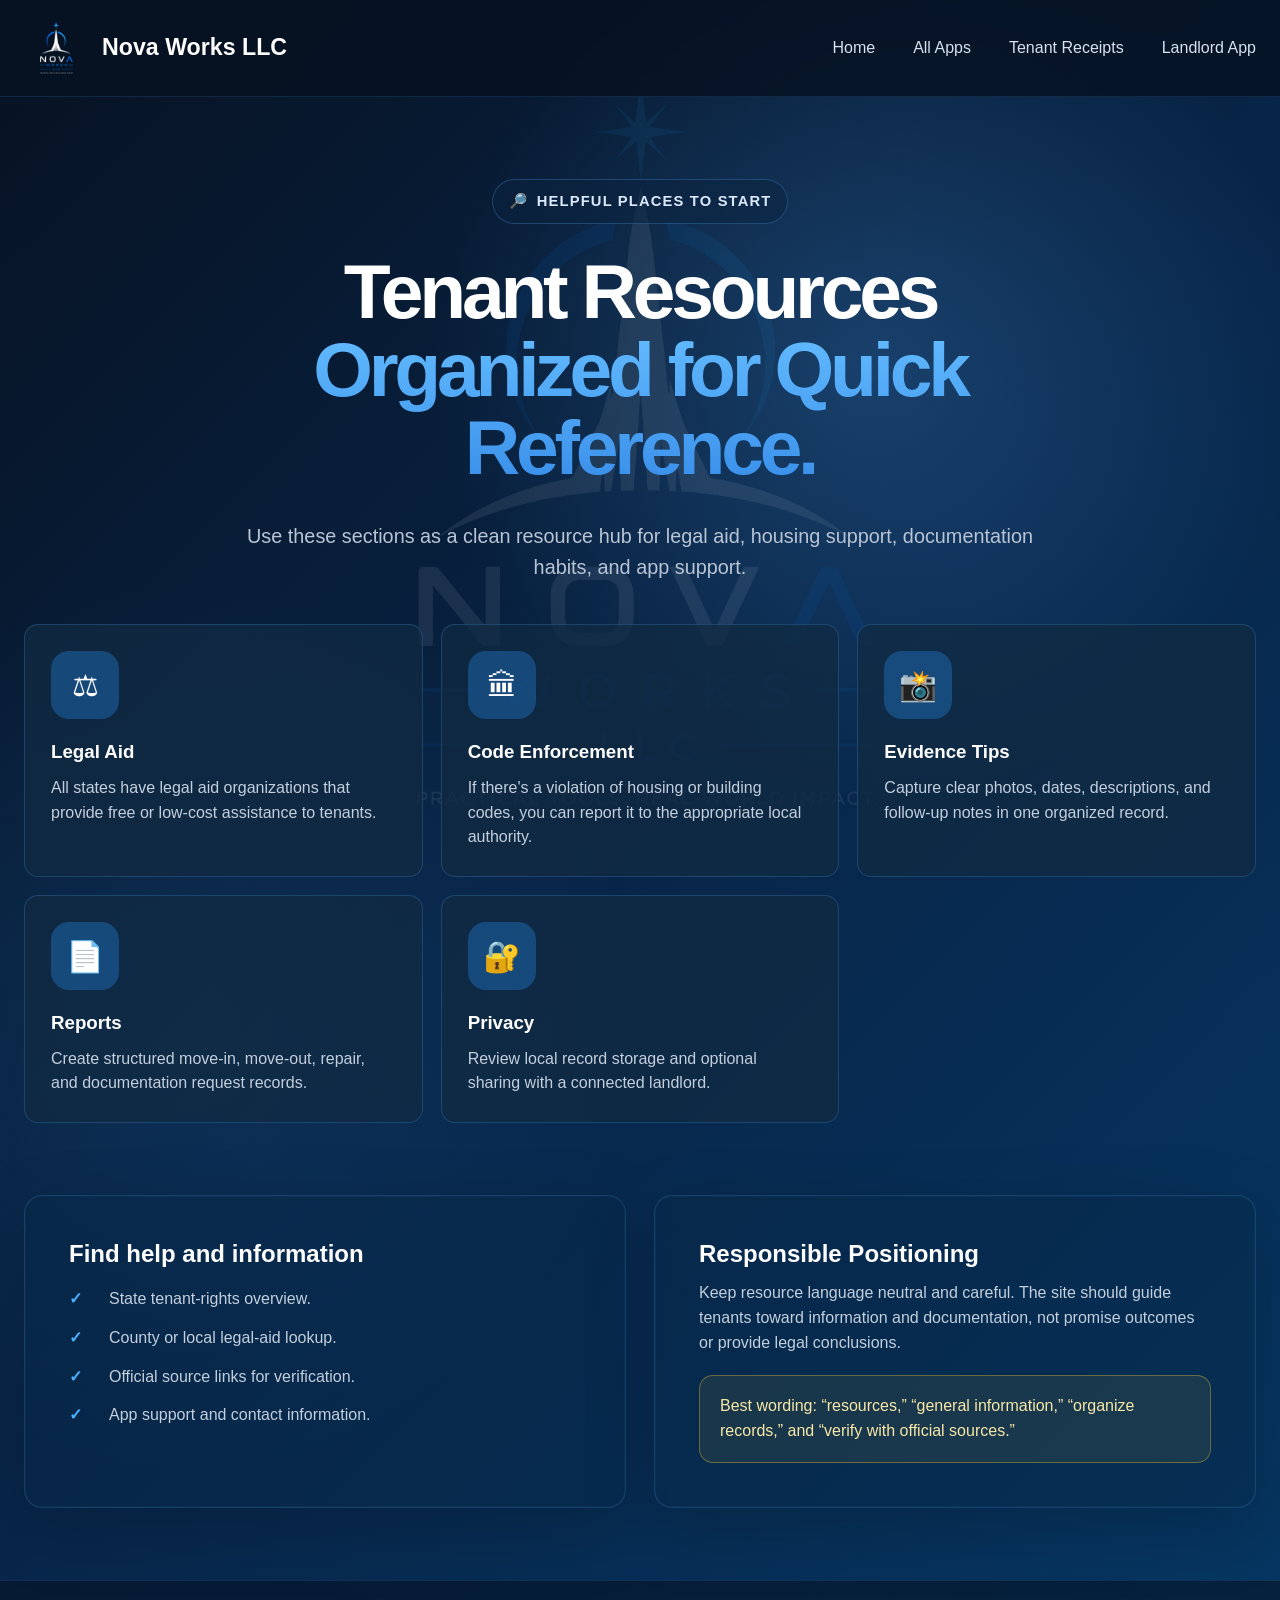
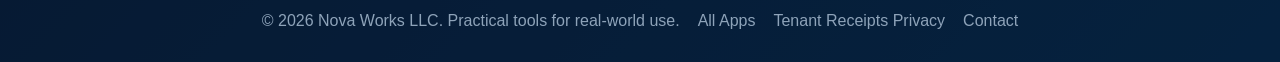
<file: resources.html>
<!DOCTYPE html>
<html lang="en">
<head>
  <meta charset="UTF-8" />
  <meta name="viewport" content="width=device-width, initial-scale=1.0" />
  <title>Resources | Tenant Receipts</title>
  <style>
    :root {
      --bg-deep: #0a1628;
      --bg-main: #0b3159;
      --bg-card: rgba(18, 43, 66, 0.76);
      --bg-card-strong: rgba(10, 35, 62, 0.92);
      --line: rgba(70, 144, 214, 0.34);
      --line-strong: rgba(82, 170, 248, 0.55);
      --blue: #4690d6;
      --blue-bright: #4ab0ff;
      --white: #ffffff;
      --muted: #b9c4d4;
      --soft: #dce9f8;
      --green: #39d17c;
      --gold: #ffc928;
    }

    * { margin: 0; padding: 0; box-sizing: border-box; }

    body {
      min-height: 100vh;
      font-family: -apple-system, BlinkMacSystemFont, "Segoe UI", Roboto, Oxygen, Ubuntu, Cantarell, sans-serif;
      color: var(--soft);
      background:
        radial-gradient(circle at 68% 22%, rgba(70,144,214,.28), transparent 28%),
        radial-gradient(circle at 15% 62%, rgba(42,122,194,.15), transparent 30%),
        linear-gradient(135deg, #071222 0%, #08264a 52%, #063763 100%);
      line-height: 1.55;
      overflow-x: hidden;
    }

    a { color: inherit; text-decoration: none; }

    header {
      position: sticky;
      top: 0;
      z-index: 10;
      background: rgba(7, 18, 34, .82);
      border-bottom: 1px solid rgba(70, 144, 214, .18);
      backdrop-filter: blur(14px);
    }

    nav {
      width: min(1440px, calc(100% - 48px));
      margin: 0 auto;
      height: 96px;
      display: flex;
      align-items: center;
      justify-content: space-between;
      gap: 32px;
    }

    .brand {
      display: flex;
      align-items: center;
      gap: 14px;
      font-weight: 800;
      font-size: 1.45rem;
      color: var(--white);
      white-space: nowrap;
    }

    .brand svg { width: 48px; height: 48px; }

    .nav-links {
      display: flex;
      align-items: center;
      justify-content: center;
      gap: clamp(18px, 3vw, 38px);
      list-style: none;
      color: #d7e2ef;
      font-weight: 500;
    }

    .nav-links a {
      padding: 34px 0 21px;
      border-bottom: 2px solid transparent;
      transition: .2s ease;
    }

    .nav-links a:hover,
    .nav-links a.active {
      color: var(--blue-bright);
      border-bottom-color: var(--blue-bright);
    }

    .btn {
      display: inline-flex;
      align-items: center;
      justify-content: center;
      gap: 10px;
      min-height: 56px;
      padding: 0 26px;
      border-radius: 8px;
      border: 1px solid var(--line-strong);
      font-weight: 750;
      transition: .2s ease;
      cursor: pointer;
    }

    .btn-primary {
      color: var(--white);
      background: linear-gradient(135deg, #4ab0ff, #318be6);
      box-shadow: 0 16px 32px rgba(42, 140, 231, .22);
    }

    .btn-secondary {
      color: var(--blue-bright);
      background: rgba(6, 24, 44, .44);
    }

    .btn:hover { transform: translateY(-2px); filter: brightness(1.05); }

    main {
      width: min(1440px, calc(100% - 48px));
      margin: 0 auto;
    }

    .hero {
      min-height: 650px;
      display: grid;
      grid-template-columns: 1.02fr .98fr;
      gap: 46px;
      align-items: center;
      padding: 46px 0 34px;
    }

    .eyebrow {
      width: fit-content;
      display: inline-flex;
      align-items: center;
      gap: 9px;
      border: 1px solid var(--line);
      background: rgba(10, 35, 62, .5);
      color: #dbe9fb;
      padding: 10px 16px;
      border-radius: 999px;
      letter-spacing: .08em;
      text-transform: uppercase;
      font-weight: 750;
      font-size: .92rem;
      margin-bottom: 28px;
    }

    h1 {
      color: var(--white);
      font-size: clamp(3rem, 6vw, 5.15rem);
      line-height: 1.02;
      letter-spacing: -.055em;
      margin-bottom: 24px;
    }

    .gradient-text {
      display: block;
      background: linear-gradient(180deg, #63bbff 0%, #368ce8 100%);
      background-clip: text;
      -webkit-background-clip: text;
      color: transparent;
    }

    .hero-copy {
      max-width: 620px;
      color: var(--muted);
      font-size: clamp(1.1rem, 1.8vw, 1.35rem);
      margin-bottom: 34px;
    }

    .hero-actions {
      display: flex;
      flex-wrap: wrap;
      gap: 22px;
      margin-bottom: 40px;
    }

    .trust-row {
      display: grid;
      grid-template-columns: repeat(3, minmax(0, 1fr));
      gap: 28px;
      max-width: 650px;
    }

    .trust-item {
      display: grid;
      grid-template-columns: 42px 1fr;
      gap: 14px;
      align-items: start;
    }

    .trust-item svg { width: 38px; height: 38px; color: var(--blue-bright); }
    .trust-item strong { display: block; color: var(--white); margin-bottom: 4px; }
    .trust-item span { color: var(--muted); font-size: .96rem; }

    .mockups {
      position: relative;
      min-height: 560px;
      display: flex;
      justify-content: center;
      align-items: center;
    }

    .phone {
      position: relative;
      width: 315px;
      min-height: 620px;
      border: 8px solid #12151b;
      border-radius: 43px;
      background: linear-gradient(180deg, #072949 0%, #061d37 100%);
      box-shadow: 0 24px 80px rgba(0, 0, 0, .45), inset 0 0 0 1px rgba(255,255,255,.15);
      overflow: hidden;
    }

    .phone.large { transform: translateX(-22px); z-index: 2; }
    .phone.small { width: 275px; min-height: 565px; transform: translateX(-54px) translateY(34px); z-index: 1; }

    .notch {
      position: absolute;
      top: 12px;
      left: 50%;
      transform: translateX(-50%);
      width: 110px;
      height: 27px;
      border-radius: 0 0 18px 18px;
      background: #070b12;
      z-index: 2;
    }

    .screen { padding: 56px 24px 24px; }
    .phone.small .screen { padding: 54px 18px 20px; }

    .status { position: absolute; top: 18px; left: 24px; color: #fff; font-size: .8rem; font-weight: 700; }
    .mini-icons { position: absolute; top: 18px; right: 24px; color: #fff; font-size: .78rem; opacity: .9; }

    .app-top {
      display: flex;
      justify-content: space-between;
      align-items: center;
      padding-bottom: 16px;
      border-bottom: 1px solid rgba(70,144,214,.22);
      margin-bottom: 16px;
      color: var(--white);
      font-weight: 800;
      font-size: .9rem;
    }

    .app-card {
      border: 1px solid rgba(70,144,214,.26);
      border-radius: 22px;
      padding: 18px 14px;
      background: rgba(2, 24, 46, .58);
      box-shadow: inset 0 0 0 1px rgba(255,255,255,.025);
    }

    .app-title {
      color: var(--white);
      text-align: center;
      line-height: 1.35;
      font-size: 1rem;
      margin: 4px 0 15px;
      font-weight: 800;
    }

    .app-button {
      min-height: 48px;
      border-radius: 8px;
      border: 1px solid rgba(86, 162, 229, .44);
      background: rgba(20, 45, 67, .86);
      display: flex;
      align-items: center;
      gap: 14px;
      padding: 0 14px;
      color: var(--white);
      font-size: .82rem;
      font-weight: 800;
      margin-bottom: 10px;
    }

    .phone.small .app-button { min-height: 50px; font-size: .77rem; }
    .app-button .icon { width: 28px; text-align: center; font-size: 1.2rem; color: #fff; }
    .warning .icon { color: var(--gold); }
    .completed .icon { color: var(--green); }

    .disclaimer {
      color: #aab8ca;
      text-align: center;
      font-size: .66rem;
      line-height: 1.3;
      margin: 17px auto 20px;
      max-width: 235px;
    }

    .phone-line { height: 1px; background: rgba(220,233,248,.55); margin: 0 10px; }
    .home-indicator { position: absolute; bottom: 12px; left: 50%; transform: translateX(-50%); width: 94px; height: 4px; border-radius: 999px; background: rgba(220,233,248,.58); }

    .feature-grid {
      display: grid;
      grid-template-columns: repeat(4, minmax(0, 1fr));
      gap: 16px;
      padding: 10px 0 26px;
    }

    .feature-card {
      min-height: 168px;
      border: 1px solid rgba(70, 144, 214, .24);
      background: rgba(8, 40, 72, .45);
      border-radius: 12px;
      padding: 28px 24px;
      transition: .2s ease;
    }

    .feature-card:hover {
      transform: translateY(-4px);
      border-color: rgba(74, 176, 255, .52);
      background: rgba(12, 53, 92, .6);
    }

    .feature-card .round-icon {
      width: 64px;
      height: 64px;
      border-radius: 50%;
      display: grid;
      place-items: center;
      background: rgba(38, 132, 221, .42);
      color: #fff;
      font-size: 1.7rem;
      margin-bottom: 18px;
    }

    .feature-card h3 { color: var(--white); font-size: 1.05rem; margin-bottom: 8px; }
    .feature-card p { color: #c3cfdd; font-size: .95rem; }

    .tagline {
      display: flex;
      align-items: center;
      justify-content: center;
      gap: 10px;
      color: #c8d4e3;
      font-size: 1.15rem;
      padding: 8px 0 42px;
    }

    footer {
        border-top: 1px solid rgba(70, 144, 214, .18);
        text-align: center;
        padding: 28px 18px;
        color: #8ea3b9;
        background: rgba(7, 18, 34, .55);
        }
            
            .footer-content {
        display: flex;
        justify-content: center;
        align-items: center;
        gap: 18px;
        flex-wrap: wrap;
    }

    .footer-social-icon {
        width: 34px ;
        height: 34px ;
        max-width: 34px ;
        max-height: 34px ;
        min-width: 34px ;
        min-height: 34px ;
        object-fit: contain;
        display: block;
        transition: transform 0.25s ease,
                    opacity 0.25s ease;
    }

    .footer-social-icon:hover {
        transform: scale(1.1);
        opacity: 0.85;
    }

    .social-link {
        display: inline-flex;
        width: 34px;
        height: 34px;
        overflow: hidden;
        align-items: center;
        justify-content: center;
    }
    @media (max-width: 1120px) {
      .nav-links { display: none; }
      .hero { grid-template-columns: 1fr; }
      .mockups { min-height: 520px; justify-content: flex-start; padding-left: 22px; }
      .feature-grid { grid-template-columns: repeat(2, minmax(0, 1fr)); }
    }

    @media (max-width: 720px) {
      nav, main { width: min(100% - 28px, 1440px); }
      nav { height: 78px; }
      .brand { font-size: 1.1rem; }
      .brand svg { width: 40px; height: 40px; }
      .nav-cta { display: none; }
      .hero { padding-top: 32px; }
      .trust-row { grid-template-columns: 1fr; }
      .mockups { min-height: auto; padding-left: 0; justify-content: center; }
      .phone.large { transform: none; width: min(315px, 92vw); }
      .phone.small { display: none; }
      .feature-grid { grid-template-columns: 1fr; }
      .tagline { font-size: .98rem; text-align: center; }
    }
  

    .page-hero {
      padding: 82px 0 42px;
      text-align: center;
    }

    .page-hero h1 {
      max-width: 980px;
      margin-left: auto;
      margin-right: auto;
    }

    .page-copy {
      max-width: 790px;
      margin: 0 auto;
      color: var(--muted);
      font-size: clamp(1.08rem, 1.55vw, 1.28rem);
    }

    .section-panel {
      border: 1px solid rgba(70, 144, 214, .24);
      background: rgba(8, 40, 72, .45);
      border-radius: 18px;
      padding: clamp(24px, 4vw, 44px);
      margin: 28px 0;
      box-shadow: 0 22px 70px rgba(0,0,0,.18), inset 0 0 0 1px rgba(255,255,255,.025);
    }

    .split-grid {
      display: grid;
      grid-template-columns: 1fr 1fr;
      gap: 28px;
      align-items: stretch;
      padding-bottom: 44px;
    }

    .content-grid {
      display: grid;
      grid-template-columns: repeat(3, minmax(0, 1fr));
      gap: 18px;
      padding-bottom: 44px;
    }

    .info-card, .step-card, .resource-card {
      border: 1px solid rgba(70, 144, 214, .28);
      background: rgba(18, 43, 66, .76);
      border-radius: 14px;
      padding: 26px;
      transition: .2s ease;
    }

    .info-card:hover, .step-card:hover, .resource-card:hover {
      transform: translateY(-3px);
      border-color: rgba(74, 176, 255, .55);
      background: rgba(18, 55, 88, .78);
    }

    .card-icon {
      width: 58px;
      height: 58px;
      border-radius: 16px;
      display: grid;
      place-items: center;
      background: rgba(38, 132, 221, .36);
      color: var(--white);
      font-size: 1.65rem;
      margin-bottom: 18px;
    }

    .step-number {
      width: 46px;
      height: 46px;
      border-radius: 50%;
      display: grid;
      place-items: center;
      color: var(--white);
      background: linear-gradient(135deg, #4ab0ff, #318be6);
      font-weight: 900;
      margin-bottom: 18px;
    }

    .info-card h2, .info-card h3, .step-card h3, .resource-card h3, .section-panel h2 {
      color: var(--white);
      margin-bottom: 12px;
      line-height: 1.2;
    }

    .info-card p, .step-card p, .resource-card p, .section-panel p, .section-panel li {
      color: #c3cfdd;
    }

    .clean-list {
      list-style: none;
      display: grid;
      gap: 14px;
      margin-top: 18px;
    }

    .clean-list li {
      display: grid;
      grid-template-columns: 28px 1fr;
      gap: 12px;
      align-items: start;
    }

    .check { color: var(--blue-bright); font-weight: 900; }

    .notice-box {
      border: 1px solid rgba(255, 201, 40, .35);
      background: rgba(255, 201, 40, .08);
      color: #f8e8a8;
      border-radius: 14px;
      padding: 18px 20px;
      margin-top: 20px;
    }

    .wide-cta {
      margin: 20px 0 54px;
      text-align: center;
      border: 1px solid rgba(70,144,214,.26);
      border-radius: 18px;
      padding: 36px 24px;
      background: linear-gradient(135deg, rgba(9,44,78,.75), rgba(6,24,44,.68));
    }

    .wide-cta h2 { color: var(--white); margin-bottom: 10px; }
    .wide-cta p { color: var(--muted); margin-bottom: 24px; }

    @media (max-width: 980px) {
      .split-grid, .content-grid { grid-template-columns: 1fr; }
      .page-hero { padding-top: 52px; }
    }
    .coming-soon-btn {
    flex-direction: column;
    gap: 2px;
    min-height: 64px;
    line-height: 1.1;
}

.coming-soon-btn small {
    font-size: 0.72rem;
    opacity: 0.85;
    font-weight: 600;
    letter-spacing: 0.08em;
    text-transform: uppercase;
}
</style>
<link rel="stylesheet" href="products.css">
</head>
<body>
  <header><nav aria-label="Primary navigation"><a class="brand" href="index.html"><img src="Resources/NW_Logo_TRP.png" alt="Nova Works LLC" width="64" height="64"><span>Nova Works LLC</span></a><ul class="nav-links"><li><a href="index.html">Home</a></li><li><a href="index.html#products">All Apps</a></li><li><a href="tenant-receipts.html">Tenant Receipts</a></li><li><a href="landlord-app.html">Landlord App</a></li></ul></nav></header>

  <main>
    <section class="page-hero">
      <div class="eyebrow"><span>🔎</span><span>Helpful places to start</span></div>
      <h1>Tenant Resources <span class="gradient-text">Organized for Quick Reference.</span></h1>
      <p class="page-copy">Use these sections as a clean resource hub for legal aid, housing support, documentation habits, and app support.</p>
    </section>

    <section class="content-grid">
      <article class="resource-card"><div class="card-icon">⚖</div><h3>Legal Aid</h3><p>All states have legal aid organizations that provide free or low-cost assistance to tenants.</p></article>
      <article class="resource-card"><div class="card-icon">🏛</div><h3>Code Enforcement</h3><p>If there's a violation of housing or building codes, you can report it to the appropriate local authority.</p></article>
      <article class="resource-card"><div class="card-icon">📸</div><h3>Evidence Tips</h3><p>Capture clear photos, dates, descriptions, and follow-up notes in one organized record.</p></article>
      <article class="resource-card"><div class="card-icon">📄</div><h3>Reports</h3><p>Create structured move-in, move-out, repair, and documentation request records.</p></article>
      <!-- <article class="resource-card"><div class="card-icon">❓</div><h3>Support</h3><p>Get help with app use, stored records, exports, and general workflow questions.</p></article> -->
      <article class="resource-card"><div class="card-icon">🔐</div><h3>Privacy</h3><p>Review local record storage and optional sharing with a connected landlord.</p></article>
    </section>

    <section class="split-grid">
      <article class="section-panel"><h2>Find help and information</h2><ul class="clean-list"><li><span class="check">✓</span><span>State tenant-rights overview.</span></li><li><span class="check">✓</span><span>County or local legal-aid lookup.</span></li><li><span class="check">✓</span><span>Official source links for verification.</span></li><li><span class="check">✓</span><span>App support and contact information.</span></li></ul></article>
      <article class="section-panel"><h2>Responsible Positioning</h2><p>Keep resource language neutral and careful. The site should guide tenants toward information and documentation, not promise outcomes or provide legal conclusions.</p><div class="notice-box">Best wording: “resources,” “general information,” “organize records,” and “verify with official sources.”</div></article>
    </section>
  </main>

  <footer><div class="footer-content"><p>© 2026 Nova Works LLC. Practical tools for real-world use.</p><a href="index.html#products">All Apps</a><a href="privacy-policy.html">Tenant Receipts Privacy</a><a href="mailto:support@nova-worksllc.com">Contact</a></div></footer>
</body>
</html>
</file>
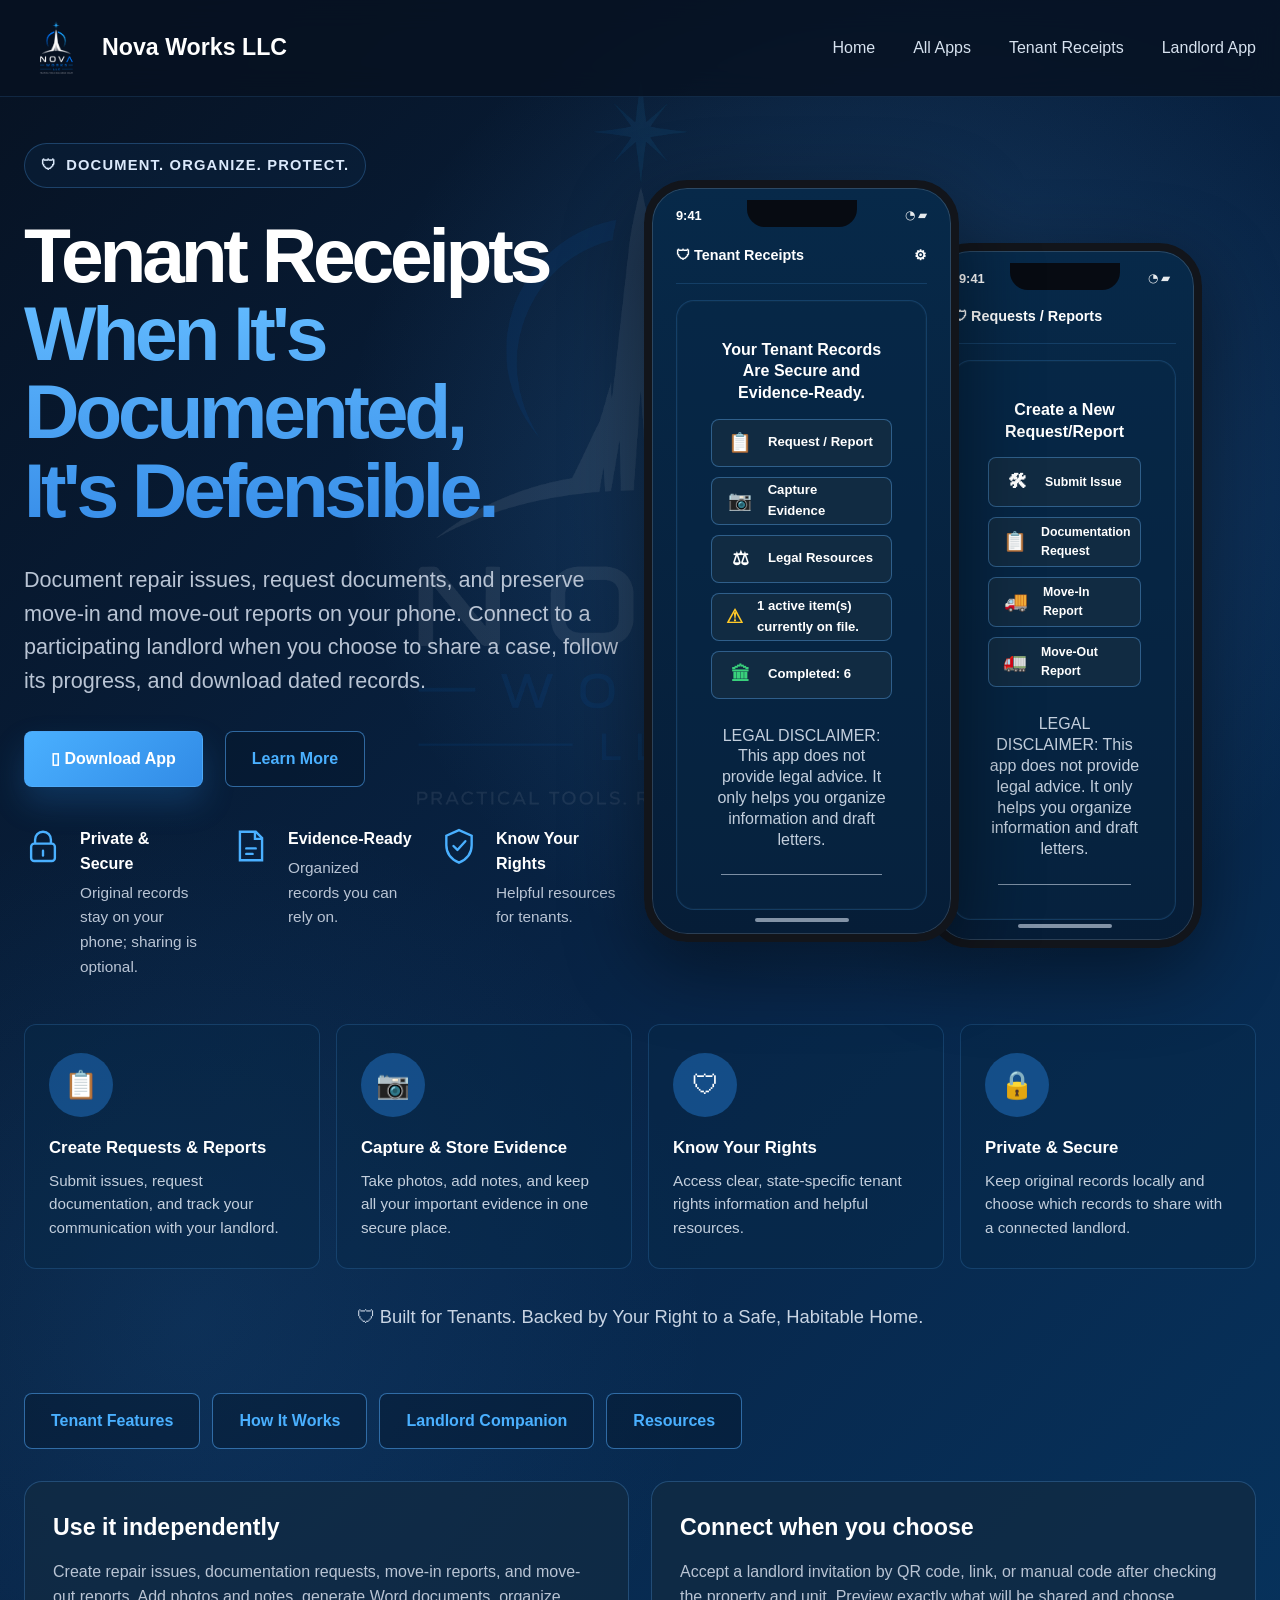
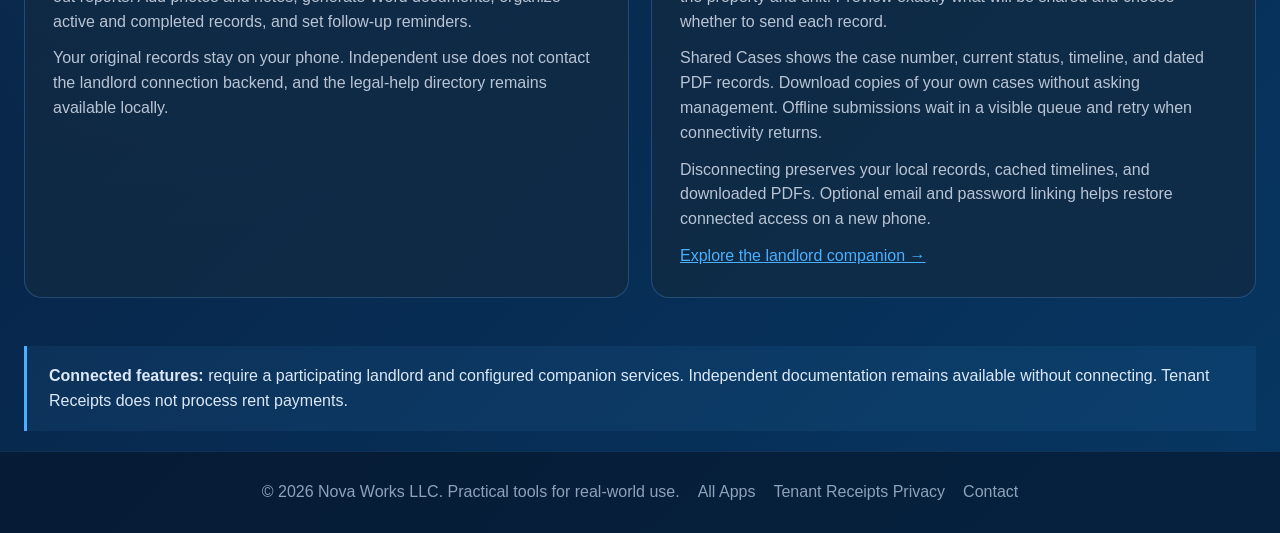
<file: tenant-receipts.html>
<!DOCTYPE html>
<html lang="en">
<head>
  <meta charset="UTF-8" />
  <meta name="viewport" content="width=device-width, initial-scale=1.0" />
  <title>Tenant Receipts | Nova Works LLC</title>
  <style>
    :root {
      --bg-deep: #0a1628;
      --bg-main: #0b3159;
      --bg-card: rgba(18, 43, 66, 0.76);
      --bg-card-strong: rgba(10, 35, 62, 0.92);
      --line: rgba(70, 144, 214, 0.34);
      --line-strong: rgba(82, 170, 248, 0.55);
      --blue: #4690d6;
      --blue-bright: #4ab0ff;
      --white: #ffffff;
      --muted: #b9c4d4;
      --soft: #dce9f8;
      --green: #39d17c;
      --gold: #ffc928;
    }

    * { margin: 0; padding: 0; box-sizing: border-box; }

    body {
      min-height: 100vh;
      font-family: -apple-system, BlinkMacSystemFont, "Segoe UI", Roboto, Oxygen, Ubuntu, Cantarell, sans-serif;
      color: var(--soft);
      background:
        radial-gradient(circle at 68% 22%, rgba(70,144,214,.28), transparent 28%),
        radial-gradient(circle at 15% 62%, rgba(42,122,194,.15), transparent 30%),
        linear-gradient(135deg, #071222 0%, #08264a 52%, #063763 100%);
      line-height: 1.55;
      overflow-x: hidden;
    }

    a { color: inherit; text-decoration: none; }

    header {
      position: sticky;
      top: 0;
      z-index: 10;
      background: rgba(7, 18, 34, .82);
      border-bottom: 1px solid rgba(70, 144, 214, .18);
      backdrop-filter: blur(14px);
    }

    nav {
      width: min(1440px, calc(100% - 48px));
      margin: 0 auto;
      height: 96px;
      display: flex;
      align-items: center;
      justify-content: space-between;
      gap: 32px;
    }

    .brand {
      display: flex;
      align-items: center;
      gap: 14px;
      font-weight: 800;
      font-size: 1.45rem;
      color: var(--white);
      white-space: nowrap;
    }

    .brand svg { width: 48px; height: 48px; }

    .nav-links {
      display: flex;
      align-items: center;
      justify-content: center;
      gap: clamp(18px, 3vw, 38px);
      list-style: none;
      color: #d7e2ef;
      font-weight: 500;
    }

    .nav-links a {
      padding: 34px 0 21px;
      border-bottom: 2px solid transparent;
      transition: .2s ease;
    }

    .nav-links a:hover,
    .nav-links a.active {
      color: var(--blue-bright);
      border-bottom-color: var(--blue-bright);
    }

    .btn {
      display: inline-flex;
      align-items: center;
      justify-content: center;
      gap: 10px;
      min-height: 56px;
      padding: 0 26px;
      border-radius: 8px;
      border: 1px solid var(--line-strong);
      font-weight: 750;
      transition: .2s ease;
      cursor: pointer;
    }

    .btn-primary {
      color: var(--white);
      background: linear-gradient(135deg, #4ab0ff, #318be6);
      box-shadow: 0 16px 32px rgba(42, 140, 231, .22);
    }

    .btn-secondary {
      color: var(--blue-bright);
      background: rgba(6, 24, 44, .44);
    }

    .btn:hover { transform: translateY(-2px); filter: brightness(1.05); }

    main {
      width: min(1440px, calc(100% - 48px));
      margin: 0 auto;
    }

    .hero {
      min-height: 650px;
      display: grid;
      grid-template-columns: 1.02fr .98fr;
      gap: 46px;
      align-items: center;
      padding: 46px 0 34px;
    }

    .eyebrow {
      width: fit-content;
      display: inline-flex;
      align-items: center;
      gap: 9px;
      border: 1px solid var(--line);
      background: rgba(10, 35, 62, .5);
      color: #dbe9fb;
      padding: 10px 16px;
      border-radius: 999px;
      letter-spacing: .08em;
      text-transform: uppercase;
      font-weight: 750;
      font-size: .92rem;
      margin-bottom: 28px;
    }

    h1 {
      color: var(--white);
      font-size: clamp(3rem, 6vw, 5.15rem);
      line-height: 1.02;
      letter-spacing: -.055em;
      margin-bottom: 24px;
    }

    .gradient-text {
      display: block;
      background: linear-gradient(180deg, #63bbff 0%, #368ce8 100%);
      background-clip: text;
      -webkit-background-clip: text;
      color: transparent;
    }

    .hero-copy {
      max-width: 620px;
      color: var(--muted);
      font-size: clamp(1.1rem, 1.8vw, 1.35rem);
      margin-bottom: 34px;
    }

    .hero-actions {
      display: flex;
      flex-wrap: wrap;
      gap: 22px;
      margin-bottom: 40px;
    }

    .trust-row {
      display: grid;
      grid-template-columns: repeat(3, minmax(0, 1fr));
      gap: 28px;
      max-width: 650px;
    }

    .trust-item {
      display: grid;
      grid-template-columns: 42px 1fr;
      gap: 14px;
      align-items: start;
    }

    .trust-item svg { width: 38px; height: 38px; color: var(--blue-bright); }
    .trust-item strong { display: block; color: var(--white); margin-bottom: 4px; }
    .trust-item span { color: var(--muted); font-size: .96rem; }

    .mockups {
      position: relative;
      min-height: 560px;
      display: flex;
      justify-content: center;
      align-items: center;
    }

    .phone {
      position: relative;
      width: 315px;
      min-height: 620px;
      border: 8px solid #12151b;
      border-radius: 43px;
      background: linear-gradient(180deg, #072949 0%, #061d37 100%);
      box-shadow: 0 24px 80px rgba(0, 0, 0, .45), inset 0 0 0 1px rgba(255,255,255,.15);
      overflow: hidden;
    }

    .phone.large { transform: translateX(-22px); z-index: 2; }
    .phone.small { width: 275px; min-height: 565px; transform: translateX(-54px) translateY(34px); z-index: 1; }

    .notch {
      position: absolute;
      top: 12px;
      left: 50%;
      transform: translateX(-50%);
      width: 110px;
      height: 27px;
      border-radius: 0 0 18px 18px;
      background: #070b12;
      z-index: 2;
    }

    .screen { padding: 56px 24px 24px; }
    .phone.small .screen { padding: 54px 18px 20px; }

    .status { position: absolute; top: 18px; left: 24px; color: #fff; font-size: .8rem; font-weight: 700; }
    .mini-icons { position: absolute; top: 18px; right: 24px; color: #fff; font-size: .78rem; opacity: .9; }

    .app-top {
      display: flex;
      justify-content: space-between;
      align-items: center;
      padding-bottom: 16px;
      border-bottom: 1px solid rgba(70,144,214,.22);
      margin-bottom: 16px;
      color: var(--white);
      font-weight: 800;
      font-size: .9rem;
    }

    .app-card {
      border: 1px solid rgba(70,144,214,.26);
      border-radius: 22px;
      padding: 18px 14px;
      background: rgba(2, 24, 46, .58);
      box-shadow: inset 0 0 0 1px rgba(255,255,255,.025);
    }

    .app-title {
      color: var(--white);
      text-align: center;
      line-height: 1.35;
      font-size: 1rem;
      margin: 4px 0 15px;
      font-weight: 800;
    }

    .app-button {
      min-height: 48px;
      border-radius: 8px;
      border: 1px solid rgba(86, 162, 229, .44);
      background: rgba(20, 45, 67, .86);
      display: flex;
      align-items: center;
      gap: 14px;
      padding: 0 14px;
      color: var(--white);
      font-size: .82rem;
      font-weight: 800;
      margin-bottom: 10px;
    }

    .phone.small .app-button { min-height: 50px; font-size: .77rem; }
    .app-button .icon { width: 28px; text-align: center; font-size: 1.2rem; color: #fff; }
    .warning .icon { color: var(--gold); }
    .completed .icon { color: var(--green); }

    .disclaimer {
      color: #aab8ca;
      text-align: center;
      font-size: .66rem;
      line-height: 1.3;
      margin: 17px auto 20px;
      max-width: 235px;
    }

    .phone-line { height: 1px; background: rgba(220,233,248,.55); margin: 0 10px; }
    .home-indicator { position: absolute; bottom: 12px; left: 50%; transform: translateX(-50%); width: 94px; height: 4px; border-radius: 999px; background: rgba(220,233,248,.58); }

    .feature-grid {
      display: grid;
      grid-template-columns: repeat(4, minmax(0, 1fr));
      gap: 16px;
      padding: 10px 0 26px;
    }

    .feature-card {
      min-height: 168px;
      border: 1px solid rgba(70, 144, 214, .24);
      background: rgba(8, 40, 72, .45);
      border-radius: 12px;
      padding: 28px 24px;
      transition: .2s ease;
    }

    .feature-card:hover {
      transform: translateY(-4px);
      border-color: rgba(74, 176, 255, .52);
      background: rgba(12, 53, 92, .6);
    }

    .feature-card .round-icon {
      width: 64px;
      height: 64px;
      border-radius: 50%;
      display: grid;
      place-items: center;
      background: rgba(38, 132, 221, .42);
      color: #fff;
      font-size: 1.7rem;
      margin-bottom: 18px;
    }

    .feature-card h3 { color: var(--white); font-size: 1.05rem; margin-bottom: 8px; }
    .feature-card p { color: #c3cfdd; font-size: .95rem; }

    .tagline {
      display: flex;
      align-items: center;
      justify-content: center;
      gap: 10px;
      color: #c8d4e3;
      font-size: 1.15rem;
      padding: 8px 0 42px;
    }

    footer {
        border-top: 1px solid rgba(70, 144, 214, .18);
        text-align: center;
        padding: 28px 18px;
        color: #8ea3b9;
        background: rgba(7, 18, 34, .55);
        }
            
            .footer-content {
        display: flex;
        justify-content: center;
        align-items: center;
        gap: 18px;
        flex-wrap: wrap;
    }

    .footer-social-icon {
        width: 34px ;
        height: 34px ;
        max-width: 34px ;
        max-height: 34px ;
        min-width: 34px ;
        min-height: 34px ;
        object-fit: contain;
        display: block;
        transition: transform 0.25s ease,
                    opacity 0.25s ease;
    }

    .footer-social-icon:hover {
        transform: scale(1.1);
        opacity: 0.85;
    }

    .social-link {
        display: inline-flex;
        width: 34px;
        height: 34px;
        overflow: hidden;
        align-items: center;
        justify-content: center;
    }
    @media (max-width: 1120px) {
      .nav-links { display: none; }
      .hero { grid-template-columns: 1fr; }
      .mockups { min-height: 520px; justify-content: flex-start; padding-left: 22px; }
      .feature-grid { grid-template-columns: repeat(2, minmax(0, 1fr)); }
    }

    @media (max-width: 720px) {
      nav, main { width: min(100% - 28px, 1440px); }
      nav { height: 78px; }
      .brand { font-size: 1.1rem; }
      .brand svg { width: 40px; height: 40px; }
      .nav-cta { display: none; }
      .hero { padding-top: 32px; }
      .trust-row { grid-template-columns: 1fr; }
      .mockups { min-height: auto; padding-left: 0; justify-content: center; }
      .phone.large { transform: none; width: min(315px, 92vw); }
      .phone.small { display: none; }
      .feature-grid { grid-template-columns: 1fr; }
      .tagline { font-size: .98rem; text-align: center; }
    }
    .coming-soon-btn {
    flex-direction: column;
    gap: 2px;
    min-height: 64px;
    line-height: 1.1;
}

.coming-soon-btn small {
    font-size: 0.72rem;
    opacity: 0.85;
    font-weight: 600;
    letter-spacing: 0.08em;
    text-transform: uppercase;
}
  </style>
<link rel="stylesheet" href="products.css">
<meta name="description" content="Document rental issues independently or share selected cases with a participating landlord. Track updates and download dated PDF records.">
</head>
<body>
  <header><nav aria-label="Primary navigation"><a class="brand" href="index.html"><img src="Resources/NW_Logo_TRP.png" alt="Nova Works LLC" width="64" height="64"><span>Nova Works LLC</span></a><ul class="nav-links"><li><a href="index.html">Home</a></li><li><a href="index.html#products">All Apps</a></li><li><a href="tenant-receipts.html">Tenant Receipts</a></li><li><a href="landlord-app.html">Landlord App</a></li></ul></nav></header>

  <main>
    <section class="hero">
      <div class="hero-content">
        <div class="eyebrow">
          <span>🛡</span>
          <span>Document. Organize. Protect.</span>
        </div>

        <h1>
          Tenant Receipts
          <span class="gradient-text">When It's Documented,<br>It's Defensible.</span>
        </h1>

        <p class="hero-copy">
          Document repair issues, request documents, and preserve move-in and move-out reports on your phone. Connect to a participating landlord when you choose to share a case, follow its progress, and download dated records.
        </p>

        <div class="hero-actions">
          <a class="btn btn-primary" href="https://play.google.com/store/apps/details?id=com.novaworks.tenantreceipt">▯ Download App</a>
          <a class="btn btn-secondary" href="features.html">Learn More</a>
        </div>

        <div class="trust-row" aria-label="Key benefits">
          <div class="trust-item">
            <svg viewBox="0 0 48 48" fill="none"><path d="M14 21v-5c0-5.5 4-10 10-10s10 4.5 10 10v5" stroke="currentColor" stroke-width="3"/><rect x="9" y="21" width="30" height="22" rx="4" stroke="currentColor" stroke-width="3"/><path d="M24 30v6" stroke="currentColor" stroke-width="3" stroke-linecap="round"/></svg>
            <p><strong>Private & Secure</strong><span>Original records stay on your phone; sharing is optional.</span></p>
          </div>
          <div class="trust-item">
            <svg viewBox="0 0 48 48" fill="none"><path d="M10 6h20l8 8v28H10V6Z" stroke="currentColor" stroke-width="3"/><path d="M29 6v9h9" stroke="currentColor" stroke-width="3"/><path d="M18 27h12M18 34h8" stroke="currentColor" stroke-width="3" stroke-linecap="round"/></svg>
            <p><strong>Evidence-Ready</strong><span>Organized records you can rely on.</span></p>
          </div>
          <div class="trust-item">
            <svg viewBox="0 0 48 48" fill="none"><path d="M24 4 40 11v12c0 10.5-6.3 17.8-16 22C14.3 40.8 8 33.5 8 23V11l16-7Z" stroke="currentColor" stroke-width="3"/><path d="m17 24 5 5 10-11" stroke="currentColor" stroke-width="3" stroke-linecap="round" stroke-linejoin="round"/></svg>
            <p><strong>Know Your Rights</strong><span>Helpful resources for tenants.</span></p>
          </div>
        </div>
      </div>

      <div class="mockups" aria-label="App screen previews">
        <article class="phone large">
          <div class="notch"></div><div class="status">9:41</div><div class="mini-icons">◔ ▰</div>
          <div class="screen">
            <div class="app-top"><span>🛡 Tenant Receipts</span><span>⚙</span></div>
            <div class="app-card">
              <div class="app-title">Your Tenant Records<br>Are Secure and Evidence-Ready.</div>
              <div class="app-button"><span class="icon">📋</span><span>Request / Report</span></div>
              <div class="app-button"><span class="icon">📷</span><span>Capture Evidence</span></div>
              <div class="app-button"><span class="icon">⚖</span><span>Legal Resources</span></div>
              <div class="app-button warning"><span class="icon">⚠</span><span>1 active item(s) currently on file.</span></div>
              <div class="app-button completed"><span class="icon">🏛</span><span>Completed: 6</span></div>
              <p class="disclaimer">LEGAL DISCLAIMER: This app does not provide legal advice. It only helps you organize information and draft letters.</p>
              <div class="phone-line"></div>
            </div>
          </div>
          <div class="home-indicator"></div>
        </article>

        <article class="phone small">
          <div class="notch"></div><div class="status">9:41</div><div class="mini-icons">◔ ▰</div>
          <div class="screen">
            <div class="app-top"><span>🛡 Requests / Reports</span></div>
            <div class="app-card">
              <div class="app-title">Create a New Request/Report</div>
              <div class="app-button"><span class="icon">🛠</span><span>Submit Issue</span></div>
              <div class="app-button"><span class="icon">📋</span><span>Documentation Request</span></div>
              <div class="app-button"><span class="icon">🚚</span><span>Move-In Report</span></div>
              <div class="app-button"><span class="icon">🚛</span><span>Move-Out Report</span></div>
              <p class="disclaimer">LEGAL DISCLAIMER: This app does not provide legal advice. It only helps you organize information and draft letters.</p>
              <div class="phone-line"></div>
            </div>
          </div>
          <div class="home-indicator"></div>
        </article>
      </div>
    </section>

    <section class="feature-grid" id="features" aria-label="Features">
      <article class="feature-card"><div class="round-icon">📋</div><h3>Create Requests & Reports</h3><p>Submit issues, request documentation, and track your communication with your landlord.</p></article>
      <article class="feature-card"><div class="round-icon">📷</div><h3>Capture & Store Evidence</h3><p>Take photos, add notes, and keep all your important evidence in one secure place.</p></article>
      <article class="feature-card"><div class="round-icon">🛡</div><h3>Know Your Rights</h3><p>Access clear, state-specific tenant rights information and helpful resources.</p></article>
      <article class="feature-card"><div class="round-icon">🔒</div><h3>Private & Secure</h3><p>Keep original records locally and choose which records to share with a connected landlord.</p></article>
    </section>

    <div class="tagline">🛡 Built for Tenants. Backed by Your Right to a Safe, Habitable Home.</div>
  <div class="product-links"><a class="btn btn-secondary" href="features.html">Tenant Features</a><a class="btn btn-secondary" href="how-it-works.html">How It Works</a><a class="btn btn-secondary" href="landlord-app.html">Landlord Companion</a><a class="btn btn-secondary" href="resources.html">Resources</a></div><section class="detail-grid" aria-label="Independent and connected Tenant Receipts"><article class="detail-card"><h2>Use it independently</h2><p>Create repair issues, documentation requests, move-in reports, and move-out reports. Add photos and notes, generate Word documents, organize active and completed records, and set follow-up reminders.</p><p>Your original records stay on your phone. Independent use does not contact the landlord connection backend, and the legal-help directory remains available locally.</p></article><article class="detail-card"><h2>Connect when you choose</h2><p>Accept a landlord invitation by QR code, link, or manual code after checking the property and unit. Preview exactly what will be shared and choose whether to send each record.</p><p>Shared Cases shows the case number, current status, timeline, and dated PDF records. Download copies of your own cases without asking management. Offline submissions wait in a visible queue and retry when connectivity returns.</p><p>Disconnecting preserves your local records, cached timelines, and downloaded PDFs. Optional email and password linking helps restore connected access on a new phone.</p><a href="landlord-app.html">Explore the landlord companion →</a></article></section><div class="note"><strong>Connected features:</strong> require a participating landlord and configured companion services. Independent documentation remains available without connecting. Tenant Receipts does not process rent payments.</div></main>

  <footer><div class="footer-content"><p>© 2026 Nova Works LLC. Practical tools for real-world use.</p><a href="index.html#products">All Apps</a><a href="privacy-policy.html">Tenant Receipts Privacy</a><a href="mailto:support@nova-worksllc.com">Contact</a></div></footer>
</body>
</html>
</file>
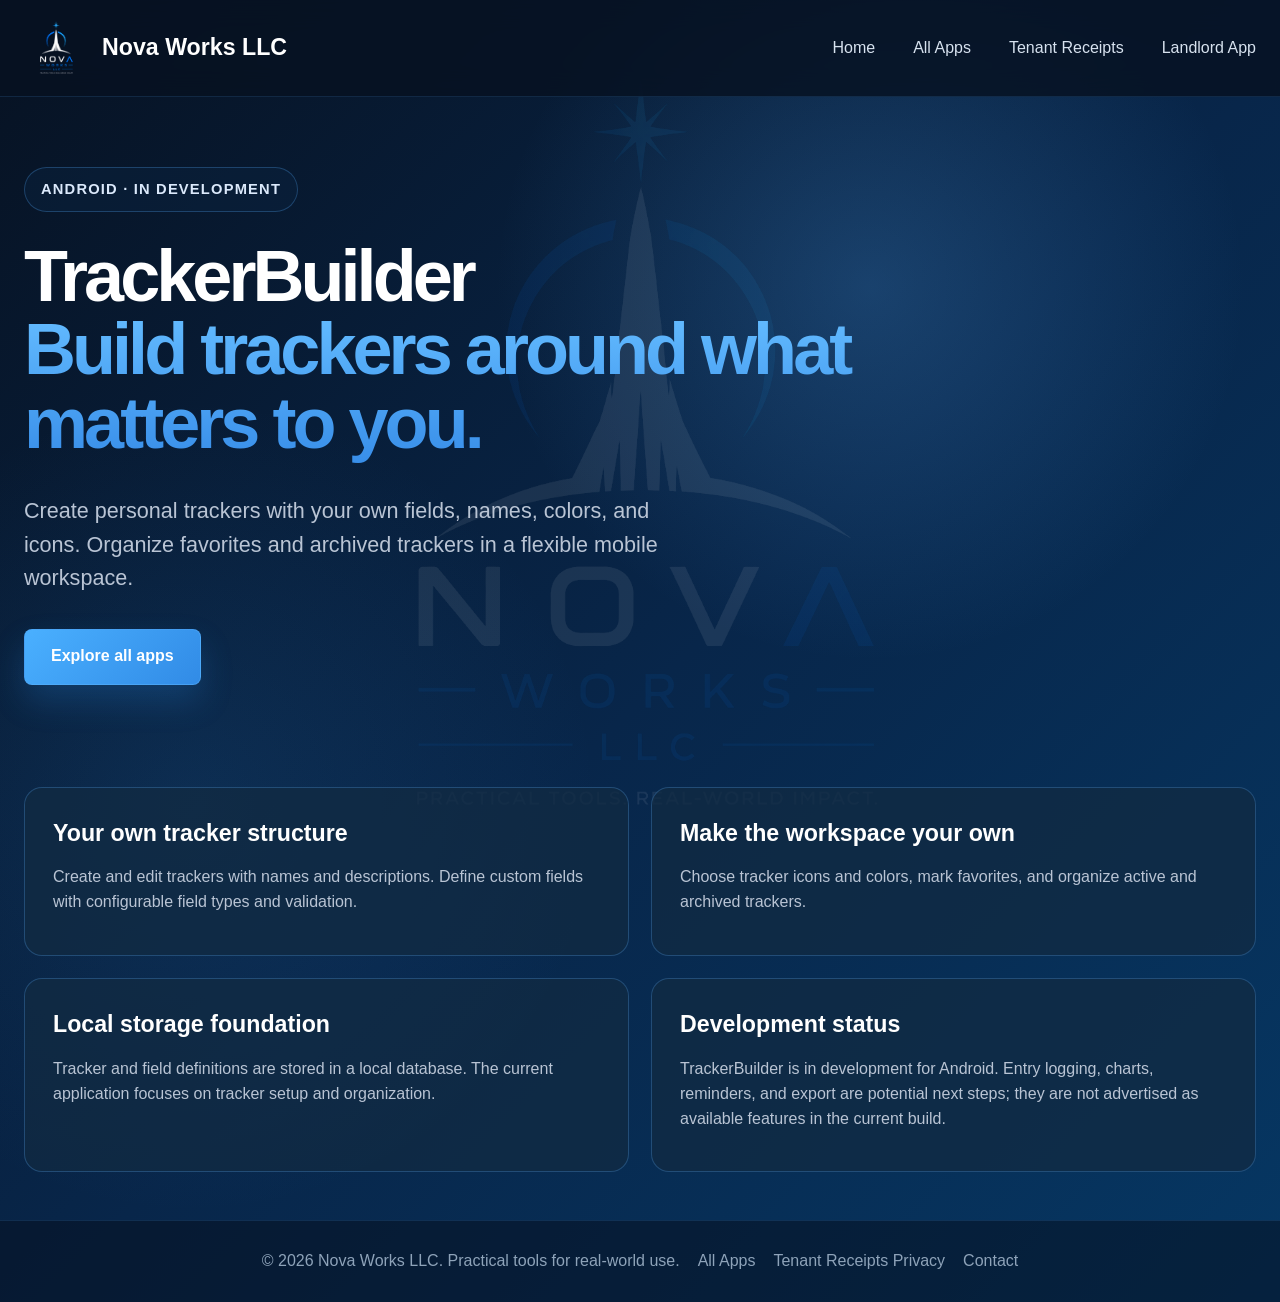
<file: trackerbuilder.html>
<!DOCTYPE html>
<html lang="en"><head><meta charset="UTF-8"><meta name="viewport" content="width=device-width, initial-scale=1"><title>TrackerBuilder | Nova Works LLC</title><meta name="description" content="Create personal trackers with your own fields, names, colors, and icons. Organize favorites and archived trackers in a flexible mobile workspace."><link rel="stylesheet" href="products.css"></head><body><header><nav aria-label="Primary navigation"><a class="brand" href="index.html"><img src="Resources/NW_Logo_TRP.png" alt="Nova Works LLC" width="64" height="64"><span>Nova Works LLC</span></a><ul class="nav-links"><li><a href="index.html">Home</a></li><li><a href="index.html#products">All Apps</a></li><li><a href="tenant-receipts.html">Tenant Receipts</a></li><li><a href="landlord-app.html">Landlord App</a></li></ul></nav></header><main><section class="detail-hero"><div class="eyebrow">Android · In development</div><h1>TrackerBuilder<span class="gradient-text">Build trackers around what matters to you.</span></h1><p class="hero-copy">Create personal trackers with your own fields, names, colors, and icons. Organize favorites and archived trackers in a flexible mobile workspace.</p><div class="hero-actions"><a class="btn btn-primary" href="index.html#products">Explore all apps</a></div></section><section class="detail-grid"><article class="detail-card"><h2>Your own tracker structure</h2><p>Create and edit trackers with names and descriptions. Define custom fields with configurable field types and validation.</p></article><article class="detail-card"><h2>Make the workspace your own</h2><p>Choose tracker icons and colors, mark favorites, and organize active and archived trackers.</p></article><article class="detail-card"><h2>Local storage foundation</h2><p>Tracker and field definitions are stored in a local database. The current application focuses on tracker setup and organization.</p></article><article class="detail-card"><h2>Development status</h2><p>TrackerBuilder is in development for Android. Entry logging, charts, reminders, and export are potential next steps; they are not advertised as available features in the current build.</p></article></section></main><footer><div class="footer-content"><p>© 2026 Nova Works LLC. Practical tools for real-world use.</p><a href="index.html#products">All Apps</a><a href="privacy-policy.html">Tenant Receipts Privacy</a><a href="mailto:support@nova-worksllc.com">Contact</a></div></footer></body></html>
</file>
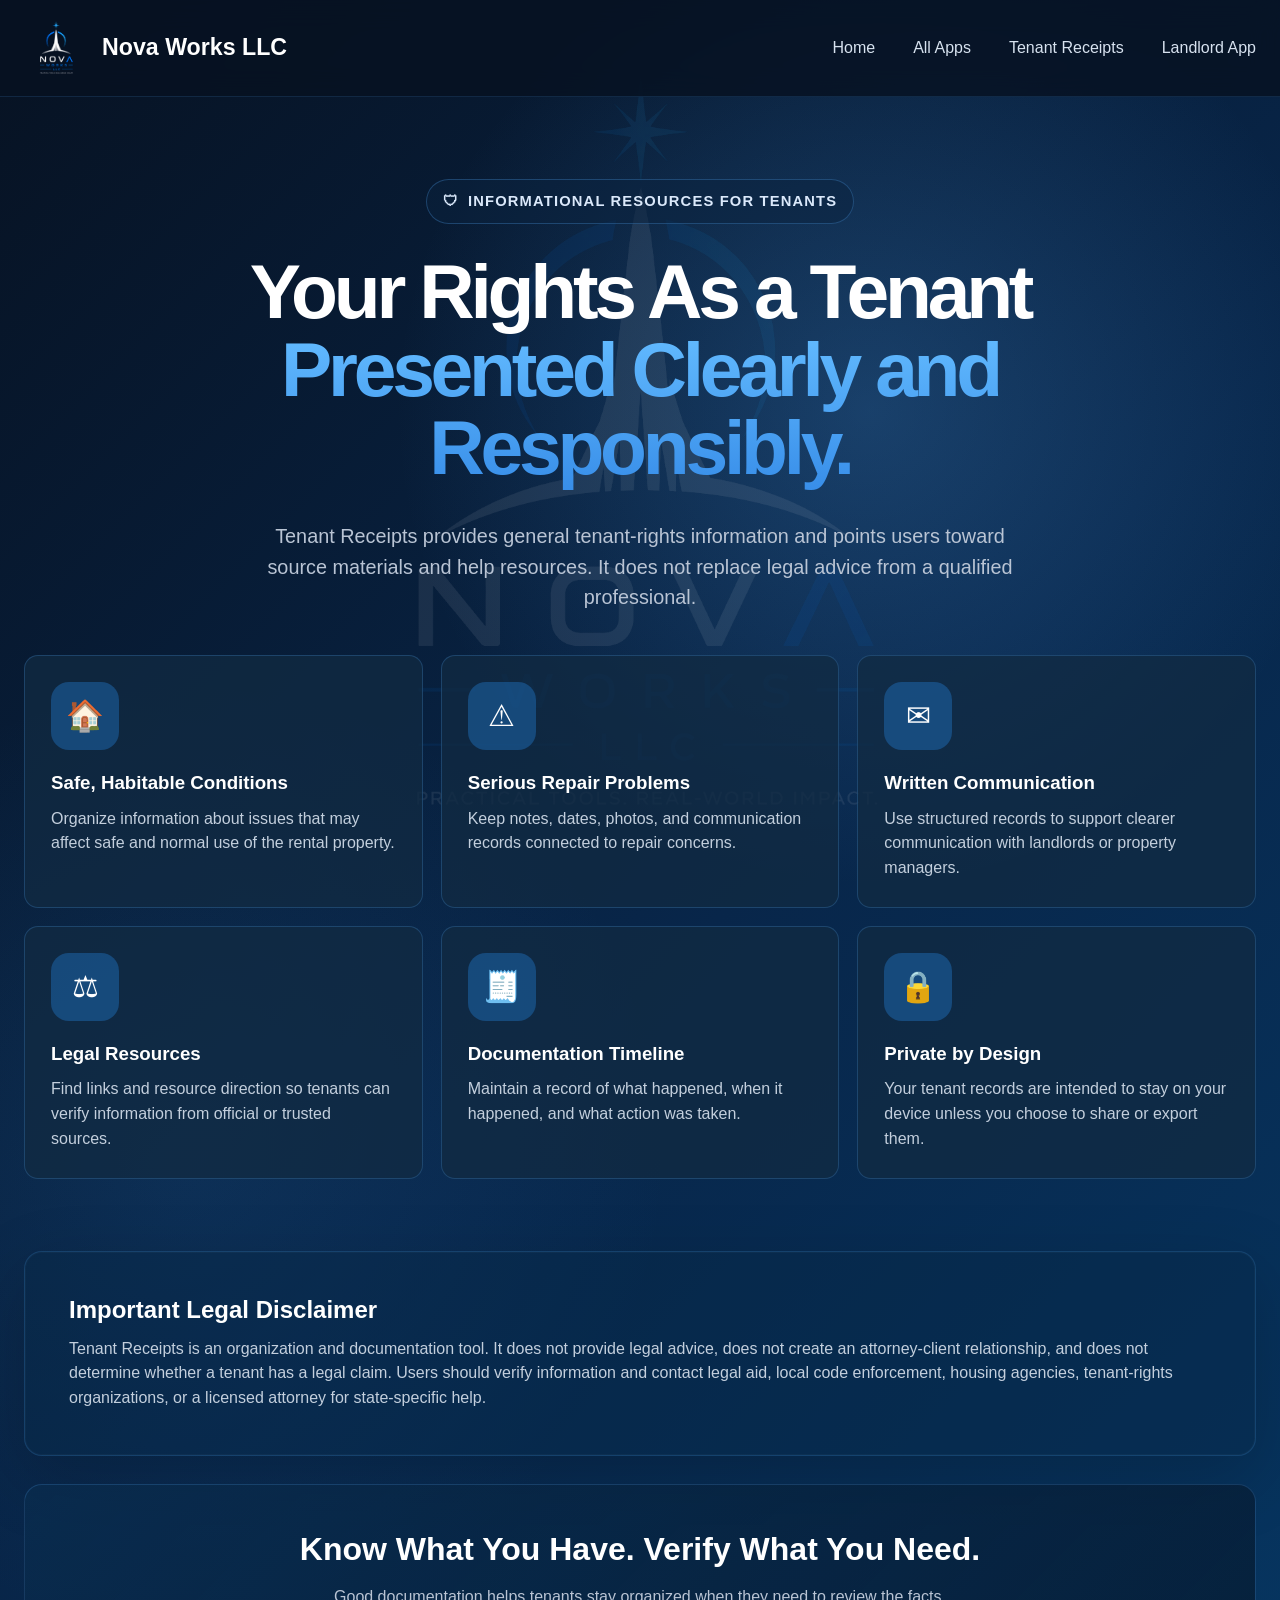
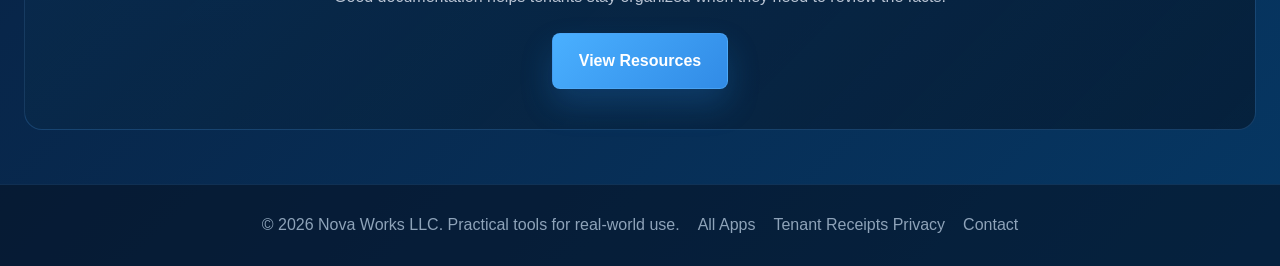
<file: your-rights.html>
<!DOCTYPE html>
<html lang="en">
<head>
  <meta charset="UTF-8" />
  <meta name="viewport" content="width=device-width, initial-scale=1.0" />
  <title>Your Rights | Tenant Receipts</title>
  <style>
    :root {
      --bg-deep: #0a1628;
      --bg-main: #0b3159;
      --bg-card: rgba(18, 43, 66, 0.76);
      --bg-card-strong: rgba(10, 35, 62, 0.92);
      --line: rgba(70, 144, 214, 0.34);
      --line-strong: rgba(82, 170, 248, 0.55);
      --blue: #4690d6;
      --blue-bright: #4ab0ff;
      --white: #ffffff;
      --muted: #b9c4d4;
      --soft: #dce9f8;
      --green: #39d17c;
      --gold: #ffc928;
    }

    * { margin: 0; padding: 0; box-sizing: border-box; }

    body {
      min-height: 100vh;
      font-family: -apple-system, BlinkMacSystemFont, "Segoe UI", Roboto, Oxygen, Ubuntu, Cantarell, sans-serif;
      color: var(--soft);
      background:
        radial-gradient(circle at 68% 22%, rgba(70,144,214,.28), transparent 28%),
        radial-gradient(circle at 15% 62%, rgba(42,122,194,.15), transparent 30%),
        linear-gradient(135deg, #071222 0%, #08264a 52%, #063763 100%);
      line-height: 1.55;
      overflow-x: hidden;
    }

    a { color: inherit; text-decoration: none; }

    header {
      position: sticky;
      top: 0;
      z-index: 10;
      background: rgba(7, 18, 34, .82);
      border-bottom: 1px solid rgba(70, 144, 214, .18);
      backdrop-filter: blur(14px);
    }

    nav {
      width: min(1440px, calc(100% - 48px));
      margin: 0 auto;
      height: 96px;
      display: flex;
      align-items: center;
      justify-content: space-between;
      gap: 32px;
    }

    .brand {
      display: flex;
      align-items: center;
      gap: 14px;
      font-weight: 800;
      font-size: 1.45rem;
      color: var(--white);
      white-space: nowrap;
    }

    .brand svg { width: 48px; height: 48px; }

    .nav-links {
      display: flex;
      align-items: center;
      justify-content: center;
      gap: clamp(18px, 3vw, 38px);
      list-style: none;
      color: #d7e2ef;
      font-weight: 500;
    }

    .nav-links a {
      padding: 34px 0 21px;
      border-bottom: 2px solid transparent;
      transition: .2s ease;
    }

    .nav-links a:hover,
    .nav-links a.active {
      color: var(--blue-bright);
      border-bottom-color: var(--blue-bright);
    }

    .btn {
      display: inline-flex;
      align-items: center;
      justify-content: center;
      gap: 10px;
      min-height: 56px;
      padding: 0 26px;
      border-radius: 8px;
      border: 1px solid var(--line-strong);
      font-weight: 750;
      transition: .2s ease;
      cursor: pointer;
    }

    .btn-primary {
      color: var(--white);
      background: linear-gradient(135deg, #4ab0ff, #318be6);
      box-shadow: 0 16px 32px rgba(42, 140, 231, .22);
    }

    .btn-secondary {
      color: var(--blue-bright);
      background: rgba(6, 24, 44, .44);
    }

    .btn:hover { transform: translateY(-2px); filter: brightness(1.05); }

    main {
      width: min(1440px, calc(100% - 48px));
      margin: 0 auto;
    }

    .hero {
      min-height: 650px;
      display: grid;
      grid-template-columns: 1.02fr .98fr;
      gap: 46px;
      align-items: center;
      padding: 46px 0 34px;
    }

    .eyebrow {
      width: fit-content;
      display: inline-flex;
      align-items: center;
      gap: 9px;
      border: 1px solid var(--line);
      background: rgba(10, 35, 62, .5);
      color: #dbe9fb;
      padding: 10px 16px;
      border-radius: 999px;
      letter-spacing: .08em;
      text-transform: uppercase;
      font-weight: 750;
      font-size: .92rem;
      margin-bottom: 28px;
    }

    h1 {
      color: var(--white);
      font-size: clamp(3rem, 6vw, 5.15rem);
      line-height: 1.02;
      letter-spacing: -.055em;
      margin-bottom: 24px;
    }

    .gradient-text {
      display: block;
      background: linear-gradient(180deg, #63bbff 0%, #368ce8 100%);
      background-clip: text;
      -webkit-background-clip: text;
      color: transparent;
    }

    .hero-copy {
      max-width: 620px;
      color: var(--muted);
      font-size: clamp(1.1rem, 1.8vw, 1.35rem);
      margin-bottom: 34px;
    }

    .hero-actions {
      display: flex;
      flex-wrap: wrap;
      gap: 22px;
      margin-bottom: 40px;
    }

    .trust-row {
      display: grid;
      grid-template-columns: repeat(3, minmax(0, 1fr));
      gap: 28px;
      max-width: 650px;
    }

    .trust-item {
      display: grid;
      grid-template-columns: 42px 1fr;
      gap: 14px;
      align-items: start;
    }

    .trust-item svg { width: 38px; height: 38px; color: var(--blue-bright); }
    .trust-item strong { display: block; color: var(--white); margin-bottom: 4px; }
    .trust-item span { color: var(--muted); font-size: .96rem; }

    .mockups {
      position: relative;
      min-height: 560px;
      display: flex;
      justify-content: center;
      align-items: center;
    }

    .phone {
      position: relative;
      width: 315px;
      min-height: 620px;
      border: 8px solid #12151b;
      border-radius: 43px;
      background: linear-gradient(180deg, #072949 0%, #061d37 100%);
      box-shadow: 0 24px 80px rgba(0, 0, 0, .45), inset 0 0 0 1px rgba(255,255,255,.15);
      overflow: hidden;
    }

    .phone.large { transform: translateX(-22px); z-index: 2; }
    .phone.small { width: 275px; min-height: 565px; transform: translateX(-54px) translateY(34px); z-index: 1; }

    .notch {
      position: absolute;
      top: 12px;
      left: 50%;
      transform: translateX(-50%);
      width: 110px;
      height: 27px;
      border-radius: 0 0 18px 18px;
      background: #070b12;
      z-index: 2;
    }

    .screen { padding: 56px 24px 24px; }
    .phone.small .screen { padding: 54px 18px 20px; }

    .status { position: absolute; top: 18px; left: 24px; color: #fff; font-size: .8rem; font-weight: 700; }
    .mini-icons { position: absolute; top: 18px; right: 24px; color: #fff; font-size: .78rem; opacity: .9; }

    .app-top {
      display: flex;
      justify-content: space-between;
      align-items: center;
      padding-bottom: 16px;
      border-bottom: 1px solid rgba(70,144,214,.22);
      margin-bottom: 16px;
      color: var(--white);
      font-weight: 800;
      font-size: .9rem;
    }

    .app-card {
      border: 1px solid rgba(70,144,214,.26);
      border-radius: 22px;
      padding: 18px 14px;
      background: rgba(2, 24, 46, .58);
      box-shadow: inset 0 0 0 1px rgba(255,255,255,.025);
    }

    .app-title {
      color: var(--white);
      text-align: center;
      line-height: 1.35;
      font-size: 1rem;
      margin: 4px 0 15px;
      font-weight: 800;
    }

    .app-button {
      min-height: 48px;
      border-radius: 8px;
      border: 1px solid rgba(86, 162, 229, .44);
      background: rgba(20, 45, 67, .86);
      display: flex;
      align-items: center;
      gap: 14px;
      padding: 0 14px;
      color: var(--white);
      font-size: .82rem;
      font-weight: 800;
      margin-bottom: 10px;
    }

    .phone.small .app-button { min-height: 50px; font-size: .77rem; }
    .app-button .icon { width: 28px; text-align: center; font-size: 1.2rem; color: #fff; }
    .warning .icon { color: var(--gold); }
    .completed .icon { color: var(--green); }

    .disclaimer {
      color: #aab8ca;
      text-align: center;
      font-size: .66rem;
      line-height: 1.3;
      margin: 17px auto 20px;
      max-width: 235px;
    }

    .phone-line { height: 1px; background: rgba(220,233,248,.55); margin: 0 10px; }
    .home-indicator { position: absolute; bottom: 12px; left: 50%; transform: translateX(-50%); width: 94px; height: 4px; border-radius: 999px; background: rgba(220,233,248,.58); }

    .feature-grid {
      display: grid;
      grid-template-columns: repeat(4, minmax(0, 1fr));
      gap: 16px;
      padding: 10px 0 26px;
    }

    .feature-card {
      min-height: 168px;
      border: 1px solid rgba(70, 144, 214, .24);
      background: rgba(8, 40, 72, .45);
      border-radius: 12px;
      padding: 28px 24px;
      transition: .2s ease;
    }

    .feature-card:hover {
      transform: translateY(-4px);
      border-color: rgba(74, 176, 255, .52);
      background: rgba(12, 53, 92, .6);
    }

    .feature-card .round-icon {
      width: 64px;
      height: 64px;
      border-radius: 50%;
      display: grid;
      place-items: center;
      background: rgba(38, 132, 221, .42);
      color: #fff;
      font-size: 1.7rem;
      margin-bottom: 18px;
    }

    .feature-card h3 { color: var(--white); font-size: 1.05rem; margin-bottom: 8px; }
    .feature-card p { color: #c3cfdd; font-size: .95rem; }

    .tagline {
      display: flex;
      align-items: center;
      justify-content: center;
      gap: 10px;
      color: #c8d4e3;
      font-size: 1.15rem;
      padding: 8px 0 42px;
    }


    footer {
    border-top: 1px solid rgba(70, 144, 214, .18);
    text-align: center;
    padding: 28px 18px;
    color: #8ea3b9;
    background: rgba(7, 18, 34, .55);
    }
        
        .footer-content {
    display: flex;
    justify-content: center;
    align-items: center;
    gap: 18px;
    flex-wrap: wrap;
}

.footer-social-icon {
    width: 34px ;
    height: 34px ;
    max-width: 34px ;
    max-height: 34px ;
    min-width: 34px ;
    min-height: 34px ;
    object-fit: contain;
    display: block;
    transition: transform 0.25s ease,
                opacity 0.25s ease;
}

.footer-social-icon:hover {
    transform: scale(1.1);
    opacity: 0.85;
}

.social-link {
    display: inline-flex;
    width: 34px;
    height: 34px;
    overflow: hidden;
    align-items: center;
    justify-content: center;
}

    @media (max-width: 1120px) {
      .nav-links { display: none; }
      .hero { grid-template-columns: 1fr; }
      .mockups { min-height: 520px; justify-content: flex-start; padding-left: 22px; }
      .feature-grid { grid-template-columns: repeat(2, minmax(0, 1fr)); }
    }

    @media (max-width: 720px) {
      nav, main { width: min(100% - 28px, 1440px); }
      nav { height: 78px; }
      .brand { font-size: 1.1rem; }
      .brand svg { width: 40px; height: 40px; }
      .nav-cta { display: none; }
      .hero { padding-top: 32px; }
      .trust-row { grid-template-columns: 1fr; }
      .mockups { min-height: auto; padding-left: 0; justify-content: center; }
      .phone.large { transform: none; width: min(315px, 92vw); }
      .phone.small { display: none; }
      .feature-grid { grid-template-columns: 1fr; }
      .tagline { font-size: .98rem; text-align: center; }
    }
  

    .page-hero {
      padding: 82px 0 42px;
      text-align: center;
    }

    .page-hero h1 {
      max-width: 980px;
      margin-left: auto;
      margin-right: auto;
    }

    .page-copy {
      max-width: 790px;
      margin: 0 auto;
      color: var(--muted);
      font-size: clamp(1.08rem, 1.55vw, 1.28rem);
    }

    .section-panel {
      border: 1px solid rgba(70, 144, 214, .24);
      background: rgba(8, 40, 72, .45);
      border-radius: 18px;
      padding: clamp(24px, 4vw, 44px);
      margin: 28px 0;
      box-shadow: 0 22px 70px rgba(0,0,0,.18), inset 0 0 0 1px rgba(255,255,255,.025);
    }

    .split-grid {
      display: grid;
      grid-template-columns: 1fr 1fr;
      gap: 28px;
      align-items: stretch;
      padding-bottom: 44px;
    }

    .content-grid {
      display: grid;
      grid-template-columns: repeat(3, minmax(0, 1fr));
      gap: 18px;
      padding-bottom: 44px;
    }

    .info-card, .step-card, .resource-card {
      border: 1px solid rgba(70, 144, 214, .28);
      background: rgba(18, 43, 66, .76);
      border-radius: 14px;
      padding: 26px;
      transition: .2s ease;
    }

    .info-card:hover, .step-card:hover, .resource-card:hover {
      transform: translateY(-3px);
      border-color: rgba(74, 176, 255, .55);
      background: rgba(18, 55, 88, .78);
    }

    .card-icon {
      width: 58px;
      height: 58px;
      border-radius: 16px;
      display: grid;
      place-items: center;
      background: rgba(38, 132, 221, .36);
      color: var(--white);
      font-size: 1.65rem;
      margin-bottom: 18px;
    }

    .step-number {
      width: 46px;
      height: 46px;
      border-radius: 50%;
      display: grid;
      place-items: center;
      color: var(--white);
      background: linear-gradient(135deg, #4ab0ff, #318be6);
      font-weight: 900;
      margin-bottom: 18px;
    }

    .info-card h2, .info-card h3, .step-card h3, .resource-card h3, .section-panel h2 {
      color: var(--white);
      margin-bottom: 12px;
      line-height: 1.2;
    }

    .info-card p, .step-card p, .resource-card p, .section-panel p, .section-panel li {
      color: #c3cfdd;
    }

    .clean-list {
      list-style: none;
      display: grid;
      gap: 14px;
      margin-top: 18px;
    }

    .clean-list li {
      display: grid;
      grid-template-columns: 28px 1fr;
      gap: 12px;
      align-items: start;
    }

    .check { color: var(--blue-bright); font-weight: 900; }

    .notice-box {
      border: 1px solid rgba(255, 201, 40, .35);
      background: rgba(255, 201, 40, .08);
      color: #f8e8a8;
      border-radius: 14px;
      padding: 18px 20px;
      margin-top: 20px;
    }

    .wide-cta {
      margin: 20px 0 54px;
      text-align: center;
      border: 1px solid rgba(70,144,214,.26);
      border-radius: 18px;
      padding: 36px 24px;
      background: linear-gradient(135deg, rgba(9,44,78,.75), rgba(6,24,44,.68));
    }

    .wide-cta h2 { color: var(--white); margin-bottom: 10px; }
    .wide-cta p { color: var(--muted); margin-bottom: 24px; }

    @media (max-width: 980px) {
      .split-grid, .content-grid { grid-template-columns: 1fr; }
      .page-hero { padding-top: 52px; }
    }
    .coming-soon-btn {
    flex-direction: column;
    gap: 2px;
    min-height: 64px;
    line-height: 1.1;
}

.coming-soon-btn small {
    font-size: 0.72rem;
    opacity: 0.85;
    font-weight: 600;
    letter-spacing: 0.08em;
    text-transform: uppercase;
}
</style>
<link rel="stylesheet" href="products.css">
</head>
<body>
  <header><nav aria-label="Primary navigation"><a class="brand" href="index.html"><img src="Resources/NW_Logo_TRP.png" alt="Nova Works LLC" width="64" height="64"><span>Nova Works LLC</span></a><ul class="nav-links"><li><a href="index.html">Home</a></li><li><a href="index.html#products">All Apps</a></li><li><a href="tenant-receipts.html">Tenant Receipts</a></li><li><a href="landlord-app.html">Landlord App</a></li></ul></nav></header>

  <main>
    <section class="page-hero">
      <div class="eyebrow"><span>🛡</span><span>Informational resources for tenants</span></div>
      <h1>Your Rights As a Tenant <span class="gradient-text">Presented Clearly and Responsibly.</span></h1>
      <p class="page-copy">Tenant Receipts provides general tenant-rights information and points users toward source materials and help resources. It does not replace legal advice from a qualified professional.</p>
    </section>

    <section class="content-grid">
      <article class="info-card"><div class="card-icon">🏠</div><h3>Safe, Habitable Conditions</h3><p>Organize information about issues that may affect safe and normal use of the rental property.</p></article>
      <article class="info-card"><div class="card-icon">⚠</div><h3>Serious Repair Problems</h3><p>Keep notes, dates, photos, and communication records connected to repair concerns.</p></article>
      <article class="info-card"><div class="card-icon">✉</div><h3>Written Communication</h3><p>Use structured records to support clearer communication with landlords or property managers.</p></article>
      <article class="info-card"><div class="card-icon">⚖</div><h3>Legal Resources</h3><p>Find links and resource direction so tenants can verify information from official or trusted sources.</p></article>
      <article class="info-card"><div class="card-icon">🧾</div><h3>Documentation Timeline</h3><p>Maintain a record of what happened, when it happened, and what action was taken.</p></article>
      <article class="info-card"><div class="card-icon">🔒</div><h3>Private by Design</h3><p>Your tenant records are intended to stay on your device unless you choose to share or export them.</p></article>
    </section>

    <section class="section-panel"><h2>Important Legal Disclaimer</h2><p>Tenant Receipts is an organization and documentation tool. It does not provide legal advice, does not create an attorney-client relationship, and does not determine whether a tenant has a legal claim. Users should verify information and contact legal aid, local code enforcement, housing agencies, tenant-rights organizations, or a licensed attorney for state-specific help.</p></section>

    <section class="wide-cta"><h2>Know What You Have. Verify What You Need.</h2><p>Good documentation helps tenants stay organized when they need to review the facts.</p><a class="btn btn-primary" href="resources.html">View Resources</a></section>
  </main>

  <footer><div class="footer-content"><p>© 2026 Nova Works LLC. Practical tools for real-world use.</p><a href="index.html#products">All Apps</a><a href="privacy-policy.html">Tenant Receipts Privacy</a><a href="mailto:support@nova-worksllc.com">Contact</a></div></footer>
</body>
</html>
</file>
<file: products.css>
:root {
      --bg-deep: #0a1628;
      --bg-main: #0b3159;
      --bg-card: rgba(18, 43, 66, 0.76);
      --bg-card-strong: rgba(10, 35, 62, 0.92);
      --line: rgba(70, 144, 214, 0.34);
      --line-strong: rgba(82, 170, 248, 0.55);
      --blue: #4690d6;
      --blue-bright: #4ab0ff;
      --white: #ffffff;
      --muted: #b9c4d4;
      --soft: #dce9f8;
      --green: #39d17c;
      --gold: #ffc928;
    }

    * { margin: 0; padding: 0; box-sizing: border-box; }
body::before {
  content: "";

  position: fixed;

  inset: 0;

  background-image: url("Resources/NW_Logo_TRP.png");
  background-repeat: no-repeat;
  background-position: center center;
  background-size: 900px;

  opacity: 0.08;

  pointer-events: none;

  z-index: -1;
}
body {
  min-height: 100vh;
  font-family: -apple-system, BlinkMacSystemFont, "Segoe UI", Roboto,
               Oxygen, Ubuntu, Cantarell, sans-serif;

  color: var(--soft);

  background:
    radial-gradient(circle at 68% 22%, rgba(70,144,214,.28), transparent 28%),
    radial-gradient(circle at 15% 62%, rgba(42,122,194,.15), transparent 30%),
    linear-gradient(135deg, #071222 0%, #08264a 52%, #063763 100%);

  line-height: 1.55;
  overflow-x: hidden;
  position: relative;
}


    a { color: inherit; text-decoration: none; }

    header {
      position: sticky;
      top: 0;
      z-index: 10;
      background: rgba(7, 18, 34, .82);
      border-bottom: 1px solid rgba(70, 144, 214, .18);
      backdrop-filter: blur(14px);
    }

    nav {
      width: min(1440px, calc(100% - 48px));
      margin: 0 auto;
      height: 96px;
      display: flex;
      align-items: center;
      justify-content: space-between;
      gap: 32px;
    }

    .brand {
      display: flex;
      align-items: center;
      gap: 14px;
      font-weight: 800;
      font-size: 1.45rem;
      color: var(--white);
      white-space: nowrap;
    }

    .brand-mark {
      width: 48px;
      height: 48px;
      border-radius: 14px;
      display: grid;
      place-items: center;
      background: linear-gradient(135deg, #4ab0ff, #318be6);
      box-shadow: 0 16px 32px rgba(42, 140, 231, .22);
      font-weight: 900;
      letter-spacing: -0.08em;
    }

    .nav-links {
      display: flex;
      align-items: center;
      justify-content: center;
      gap: clamp(18px, 3vw, 38px);
      list-style: none;
      color: #d7e2ef;
      font-weight: 500;
    }

    .nav-links a {
      padding: 34px 0 21px;
      border-bottom: 2px solid transparent;
      transition: .2s ease;
    }

    .nav-links a:hover,
    .nav-links a.active {
      color: var(--blue-bright);
      border-bottom-color: var(--blue-bright);
    }

    .btn {
      display: inline-flex;
      align-items: center;
      justify-content: center;
      gap: 10px;
      min-height: 56px;
      padding: 0 26px;
      border-radius: 8px;
      border: 1px solid var(--line-strong);
      font-weight: 750;
      transition: .2s ease;
      cursor: pointer;
    }

    .btn-primary {
      color: var(--white);
      background: linear-gradient(135deg, #4ab0ff, #318be6);
      box-shadow: 0 16px 32px rgba(42, 140, 231, .22);
    }

    .btn-secondary {
      color: var(--blue-bright);
      background: rgba(6, 24, 44, .44);
    }

    .btn:hover { transform: translateY(-2px); filter: brightness(1.05); }

    main {
      width: min(1440px, calc(100% - 48px));
      margin: 0 auto;
    }

    .hero {
      min-height: 690px;
      display: grid;
      grid-template-columns: 1.02fr .98fr;
      gap: 46px;
      align-items: center;
      padding: 46px 0 34px;
    }

    .eyebrow {
      width: fit-content;
      display: inline-flex;
      align-items: center;
      gap: 9px;
      border: 1px solid var(--line);
      background: rgba(10, 35, 62, .5);
      color: #dbe9fb;
      padding: 10px 16px;
      border-radius: 999px;
      letter-spacing: .08em;
      text-transform: uppercase;
      font-weight: 750;
      font-size: .92rem;
      margin-bottom: 28px;
    }

    h1 {
      color: var(--white);
      font-size: clamp(3rem, 6vw, 5.15rem);
      line-height: 1.02;
      letter-spacing: -.055em;
      margin-bottom: 24px;
    }

    .gradient-text {
      display: block;
      background: linear-gradient(180deg, #63bbff 0%, #368ce8 100%);
      background-clip: text;
      -webkit-background-clip: text;
      color: transparent;
      padding-bottom: 10px;
    }

    .hero-copy {
      max-width: 650px;
      color: var(--muted);
      font-size: clamp(1.1rem, 1.8vw, 1.35rem);
      margin-bottom: 34px;
    }

    .hero-actions {
      display: flex;
      flex-wrap: wrap;
      gap: 22px;
      margin-bottom: 40px;
    }

    .trust-row {
      display: grid;
      grid-template-columns: repeat(3, minmax(0, 1fr));
      gap: 28px;
      max-width: 690px;
    }

    .trust-item {
      display: grid;
      grid-template-columns: 42px 1fr;
      gap: 14px;
      align-items: start;
    }

    .trust-icon {
      width: 38px;
      height: 38px;
      display: grid;
      place-items: center;
      border-radius: 12px;
      color: var(--white);
      background: rgba(38, 132, 221, .36);
      font-size: 1.15rem;
    }

    .trust-item strong { display: block; color: var(--white); margin-bottom: 4px; }
    .trust-item span { color: var(--muted); font-size: .96rem; }

    .showcase {
      position: relative;
      min-height: 560px;
      display: grid;
      place-items: center;
    }

    .showcase-panel {
      width: min(520px, 100%);
      border: 1px solid rgba(70,144,214,.28);
      border-radius: 28px;
      padding: 28px;
      background: linear-gradient(180deg, rgba(18,43,66,.82), rgba(7,24,44,.74));
      box-shadow: 0 28px 90px rgba(0,0,0,.32), inset 0 0 0 1px rgba(255,255,255,.03);
      position: relative;
      overflow: hidden;
    }

    .showcase-panel::before {
      content: "";
      position: absolute;
      inset: -80px -80px auto auto;
      width: 210px;
      height: 210px;
      border-radius: 50%;
      background: rgba(74,176,255,.18);
      filter: blur(6px);
    }

    .panel-top {
      display: flex;
      align-items: center;
      justify-content: space-between;
      gap: 18px;
      padding-bottom: 22px;
      border-bottom: 1px solid rgba(70,144,214,.22);
      margin-bottom: 22px;
      position: relative;
      z-index: 1;
    }

    .panel-title {
      color: var(--white);
      font-weight: 850;
      font-size: 1.1rem;
    }

    .status-pill {
      border: 1px solid rgba(57,209,124,.42);
      background: rgba(57,209,124,.1);
      color: #adffd0;
      border-radius: 999px;
      padding: 7px 12px;
      font-size: .78rem;
      font-weight: 800;
      text-transform: uppercase;
      letter-spacing: .08em;
      white-space: nowrap;
    }

    .product-preview {
      position: relative;
      z-index: 1;
      display: grid;
      gap: 16px;
    }

    .product-card {
      border: 1px solid rgba(70,144,214,.26);
      border-radius: 18px;
      padding: 20px;
      background: rgba(2,24,46,.48);
    }

    .product-card h3 {
      color: var(--white);
      margin-bottom: 8px;
      font-size: 1.25rem;
    }

    .product-card p {
      color: #c3cfdd;
      margin-bottom: 18px;
    }

    .mini-row {
      display: grid;
      grid-template-columns: repeat(3, 1fr);
      gap: 10px;
      margin-top: 18px;
    }

    .mini-stat {
      border: 1px solid rgba(70,144,214,.18);
      border-radius: 14px;
      padding: 14px;
      background: rgba(8,40,72,.45);
      text-align: center;
    }

    .mini-stat strong {
      display: block;
      color: var(--white);
      font-size: 1.25rem;
      margin-bottom: 2px;
    }

    .mini-stat span {
      color: var(--muted);
      font-size: .78rem;
    }

    .section-head {
      text-align: center;
      padding: 68px 0 32px;
    }

    .section-head h2 {
      color: var(--white);
      font-size: clamp(2.1rem, 4vw, 3.2rem);
      line-height: 1.08;
      letter-spacing: -.04em;
      margin-bottom: 16px;
    }

    .section-head p {
      max-width: 760px;
      margin: 0 auto;
      color: var(--muted);
      font-size: 1.12rem;
    }

    .product-grid {
      display: grid;
      grid-template-columns: 1.2fr .8fr;
      gap: 22px;
      padding-bottom: 60px;
    }

    .app-card,
    .coming-card {
      border: 1px solid rgba(70, 144, 214, .24);
      background: rgba(8, 40, 72, .45);
      border-radius: 18px;
      padding: 34px;
      transition: .2s ease;
      min-height: 315px;
    }

    .app-card:hover,
    .coming-card:hover {
      transform: translateY(-4px);
      border-color: rgba(74, 176, 255, .52);
      background: rgba(12, 53, 92, .6);
    }

    .card-icon {
      width: 68px;
      height: 68px;
      border-radius: 18px;
      display: grid;
      place-items: center;
      background: rgba(38, 132, 221, .36);
      color: var(--white);
      font-size: 1.9rem;
      margin-bottom: 22px;
    }

    .app-card h3,
    .coming-card h3 {
      color: var(--white);
      font-size: 1.55rem;
      margin-bottom: 14px;
    }

    .app-card p,
    .coming-card p {
      color: #c3cfdd;
      font-size: 1rem;
      margin-bottom: 24px;
      max-width: 720px;
    }

    .tag-list {
      display: flex;
      flex-wrap: wrap;
      gap: 10px;
      margin-bottom: 26px;
    }

    .tag {
      border: 1px solid rgba(70,144,214,.28);
      border-radius: 999px;
      padding: 8px 12px;
      background: rgba(10,35,62,.48);
      color: #dce9f8;
      font-size: .88rem;
      font-weight: 650;
    }

    .principles-grid {
      display: grid;
      grid-template-columns: repeat(3, minmax(0, 1fr));
      gap: 18px;
      padding-bottom: 54px;
    }

    .principle-card {
      border: 1px solid rgba(70, 144, 214, .24);
      background: rgba(8, 40, 72, .45);
      border-radius: 18px;
      padding: 28px;
    }

    .principle-card h3 {
      color: var(--white);
      margin-bottom: 10px;
      font-size: 1.2rem;
    }

    .principle-card p { color: var(--muted); }

    .wide-cta {
      margin: 20px 0 54px;
      text-align: center;
      border: 1px solid rgba(70,144,214,.26);
      border-radius: 18px;
      padding: 40px 24px;
      background: linear-gradient(135deg, rgba(9,44,78,.75), rgba(6,24,44,.68));
    }

    .wide-cta h2 {
      color: var(--white);
      margin-bottom: 10px;
      font-size: 2rem;
    }

    .wide-cta p {
      color: var(--muted);
      margin-bottom: 24px;
    }

    footer {
      border-top: 1px solid rgba(70, 144, 214, .18);
      text-align: center;
      padding: 28px 18px;
      color: #8ea3b9;
      background: rgba(7, 18, 34, .55);
    }

    .footer-content {
      display: flex;
      justify-content: center;
      align-items: center;
      gap: 18px;
      flex-wrap: wrap;
    }

    .footer-social-icon {
      width: 34px;
      height: 34px;
      max-width: 34px;
      max-height: 34px;
      min-width: 34px;
      min-height: 34px;
      object-fit: contain;
      display: block;
      transition: transform 0.25s ease, opacity 0.25s ease;
    }

    .footer-social-icon:hover {
      transform: scale(1.1);
      opacity: 0.85;
    }

    .social-link {
      display: inline-flex;
      width: 34px;
      height: 34px;
      overflow: hidden;
      align-items: center;
      justify-content: center;
    }

    @media (max-width: 1120px) {
      .nav-links { display: none; }
      .hero,
      .product-grid { grid-template-columns: 1fr; }
      .showcase { min-height: auto; padding-bottom: 42px; }
      .principles-grid { grid-template-columns: 1fr; }
    }

    @media (max-width: 720px) {
      nav,
      main { width: min(100% - 28px, 1440px); }
      nav { height: 78px; }
      .brand { font-size: 1.1rem; }
      .brand-mark { width: 42px; height: 42px; }
      .nav-cta { display: none; }
      .hero { min-height: auto; padding-top: 42px; }
      .hero-actions { flex-direction: column; }
      .btn { width: 100%; }
      .trust-row,
      .mini-row { grid-template-columns: 1fr; }
      .showcase-panel,
      .app-card,
      .coming-card { padding: 24px; }
    }
  
:focus-visible{outline:3px solid #ffc928;outline-offset:5px}
html{scroll-behavior:smooth;scroll-padding-top:130px}
.product-grid{grid-template-columns:repeat(2,minmax(0,1fr))}
.app-card{display:flex;flex-direction:column;min-height:0}
.app-card .btn{margin-top:auto;align-self:flex-start}
.product-status{color:#adffd0;font-size:.85rem;font-weight:700;margin-bottom:12px}
.detail-hero{padding:70px 0 38px;max-width:1000px}
.detail-hero h1{font-size:clamp(2.6rem,6vw,4.5rem)}
.detail-grid{display:grid;grid-template-columns:repeat(2,minmax(0,1fr));gap:22px;margin:24px 0 48px}
.detail-card{border:1px solid var(--line);border-radius:18px;background:var(--bg-card);padding:28px}
.detail-card h2{font-size:1.45rem;color:white;margin-bottom:14px}
.detail-card p,.detail-card li{color:var(--muted);margin-bottom:12px}
.detail-card ul,.detail-card ol{padding-left:22px}
.detail-card a{color:var(--blue-bright);text-decoration:underline}
.note{border-left:3px solid var(--blue-bright);padding:18px 22px;background:rgba(74,176,255,.08);margin:20px 0}
.product-links{display:flex;flex-wrap:wrap;gap:12px;margin:20px 0 32px}
@media(max-width:1120px){nav{height:auto;min-height:90px;flex-wrap:wrap;gap:12px;padding:12px 0}.nav-links{display:flex;flex-wrap:wrap;justify-content:flex-start;gap:16px}.nav-links a{padding:8px 0;display:inline-block}.detail-grid{grid-template-columns:1fr}}
@media(max-width:720px){.product-grid{grid-template-columns:1fr}.detail-hero{padding-top:36px}.brand img{width:48px;height:48px}.detail-card{padding:22px}.app-card .btn{align-self:stretch}nav{position:relative}.nav-links{font-size:.9rem}}
@media(prefers-reduced-motion:reduce){html{scroll-behavior:auto}*{transition:none!important}.btn:hover,.app-card:hover{transform:none}}
</file>
